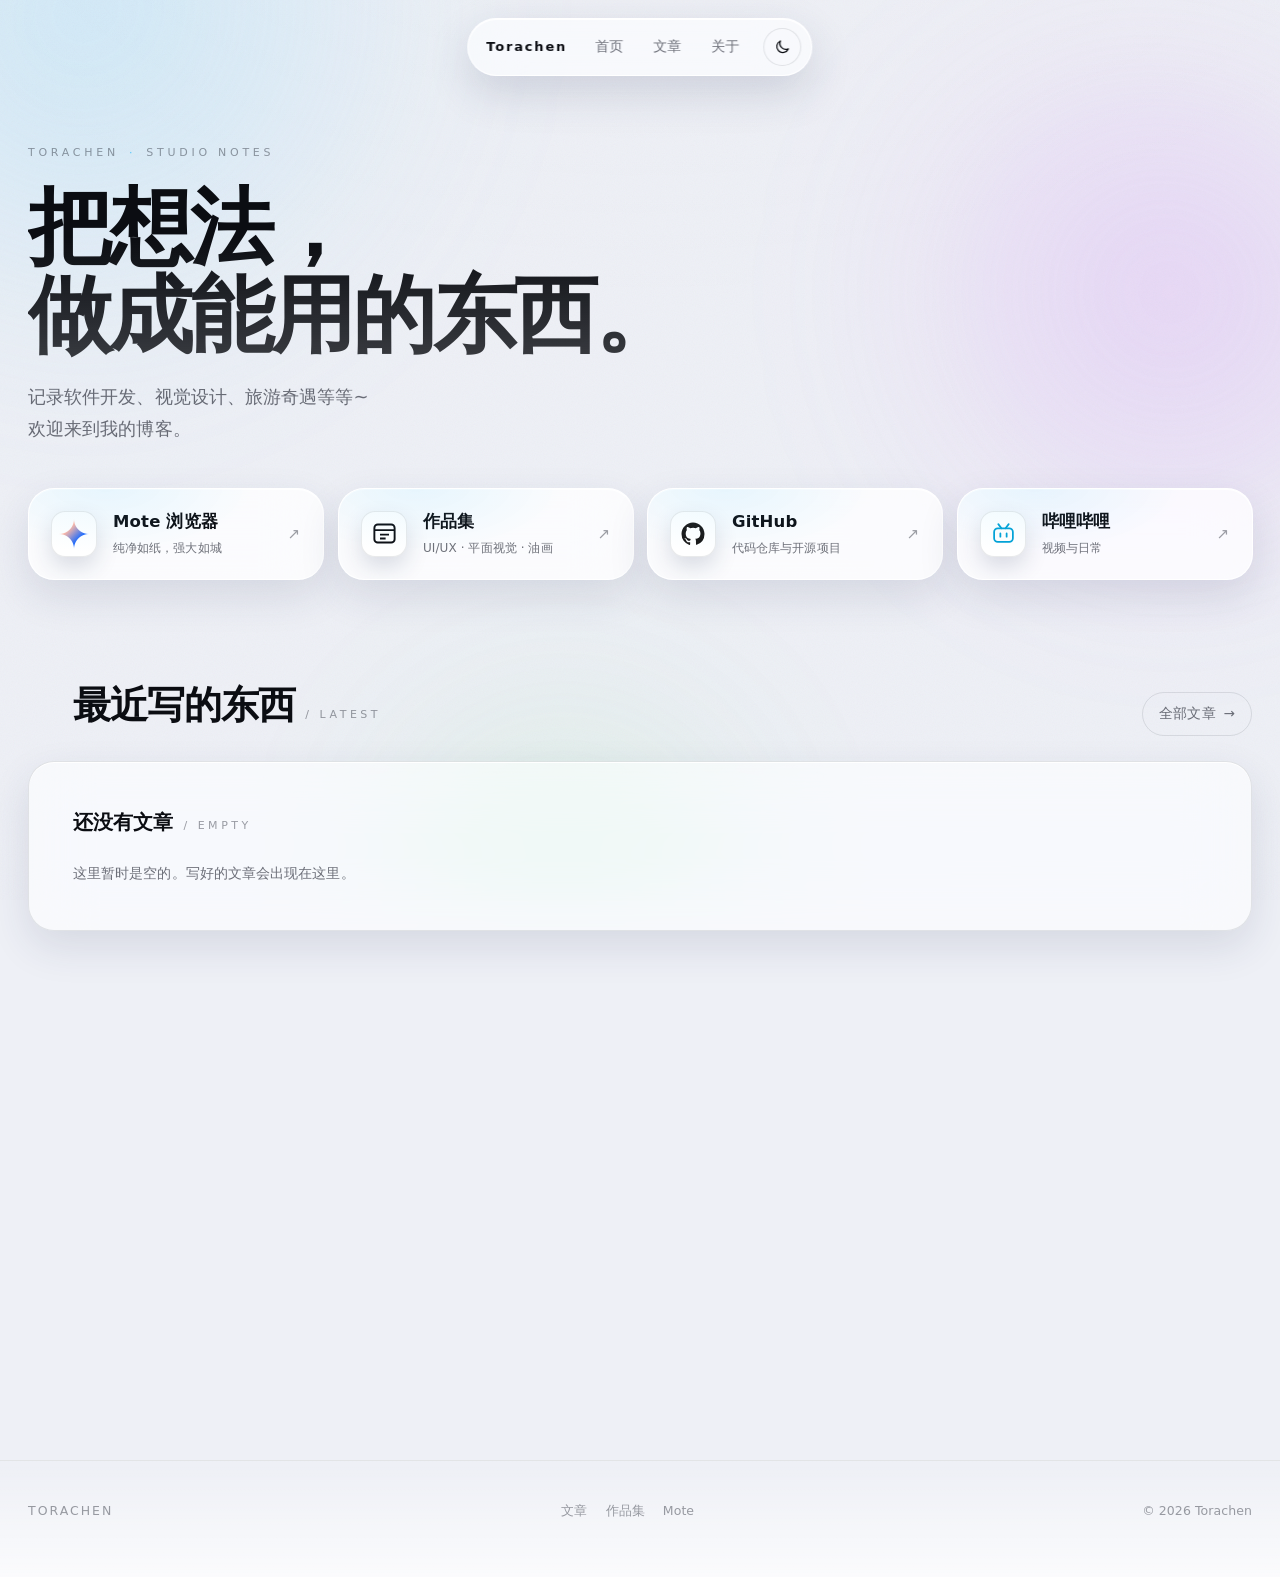
<file: index.html>
<!DOCTYPE html>
<html lang="zh-CN">
<head>
<meta charset="utf-8">
<meta name="build" content="20261121192007">
<meta name="viewport" content="width=device-width,initial-scale=1,viewport-fit=cover">
<title>Torachen</title>
<meta name="description" content="浏览器、界面与手绘。记录产品设计、工程实践与反复打磨的细节。">
<meta name="theme-color" content="#07080b">
<meta property="og:title" content="Torachen">
<meta property="og:description" content="浏览器、界面与手绘。记录产品设计、工程实践与反复打磨的细节。">
<meta property="og:type" content="website">
<link rel="icon" href="/assets/favicon.svg" type="image/svg+xml">
<link rel="stylesheet" href="/assets/site.css?v=20261121192007">
<link rel="stylesheet" href="/assets/pygments.css?v=20261121192007">
<script>try{var t=localStorage.getItem('theme');if(!t){t=(window.matchMedia&&matchMedia('(prefers-color-scheme: light)').matches)?'light':'dark';}document.documentElement.dataset.theme=t;}catch(e){document.documentElement.dataset.theme='dark';}</script>

</head>
<body class="">
<div class="site-bg" aria-hidden="true">
  <span class="blob b1"></span><span class="blob b2"></span><span class="blob b3"></span>
  <span class="grain"></span>
</div>
<header class="island" id="island">
  <a class="brand" href="/" aria-label="返回首页"><b>Torachen</b></a>
  <nav class="links" aria-label="主导航">
    <a href="/">首页</a>
    <a href="/blog/">文章</a>
    <a href="/#about">关于</a>
  </nav>
  <button class="theme" id="themeToggle" type="button" aria-label="切换深浅色">
    <svg viewBox="0 0 24 24" width="18" height="18" aria-hidden="true"><path class="sun" d="M12 4V2m0 20v-2m8-8h2M2 12h2m13.66-5.66 1.42-1.42M4.92 19.08l1.42-1.42m0-11.32L4.92 4.92m14.16 14.16-1.42-1.42" stroke="currentColor" stroke-width="1.7" stroke-linecap="round"/><circle class="sun" cx="12" cy="12" r="4" stroke="currentColor" stroke-width="1.7" fill="none"/><path class="moon" d="M20 14.5A8 8 0 0 1 9.5 4a8 8 0 1 0 10.5 10.5Z" stroke="currentColor" stroke-width="1.7" fill="none" stroke-linejoin="round"/></svg>
  </button>
</header>

<main>
  <section class="hero">
    <p class="eyebrow reveal">TORACHEN <span>·</span> STUDIO NOTES</p>
    <h1 class="reveal" style="--i:1">把想法，<br>做成能用的东西。</h1>
    <p class="lede reveal" style="--i:2">记录软件开发、视觉设计、旅游奇遇等等~<br>欢迎来到我的博客。</p>
    <div class="actions">
      <a class="action-card reveal" style="--i:3" href="https://toracheng.github.io/Mote" target="_blank" rel="noopener">
        <span class="ac-glow" aria-hidden="true"></span>
        <span class="ac-icon mote"><img src="/assets/mote-icon.png" alt="Mote 图标" width="30" height="30"></span>
        <span class="ac-body"><b>Mote 浏览器</b><i>纯净如纸，强大如城</i></span>
        <span class="ac-arrow">↗</span>
      </a>
      <a class="action-card reveal" style="--i:4" href="/portfolio/">
        <span class="ac-glow" aria-hidden="true"></span>
        <span class="ac-icon portfolio">
          <svg viewBox="0 0 24 24" width="27" height="27" fill="none" stroke="currentColor" stroke-width="1.7"><rect x="3" y="4" width="18" height="16" rx="3"/><path d="M3 9h18M8 13h8M8 16.5h5"/></svg>
        </span>
        <span class="ac-body"><b>作品集</b><i>UI/UX · 平面视觉 · 油画</i></span>
        <span class="ac-arrow">↗</span>
      </a>
      <a class="action-card reveal" style="--i:5" href="https://github.com/TorachenG" target="_blank" rel="noopener">
        <span class="ac-glow" aria-hidden="true"></span>
        <span class="ac-icon github">
          <svg viewBox="0 0 24 24" width="24" height="24" fill="currentColor" aria-hidden="true"><path d="M12 .5C5.73.5.5 5.73.5 12a11.5 11.5 0 0 0 7.86 10.92c.58.1.79-.25.79-.56v-2.17c-3.2.7-3.87-1.54-3.87-1.54-.52-1.33-1.28-1.68-1.28-1.68-1.05-.72.08-.7.08-.7 1.16.08 1.77 1.19 1.77 1.19 1.03 1.76 2.7 1.25 3.36.96.1-.75.4-1.25.73-1.54-2.55-.29-5.24-1.28-5.24-5.7 0-1.26.45-2.29 1.19-3.1-.12-.29-.52-1.46.11-3.05 0 0 .97-.31 3.18 1.18a11 11 0 0 1 5.8 0c2.2-1.49 3.17-1.18 3.17-1.18.63 1.59.23 2.76.11 3.05.74.81 1.19 1.84 1.19 3.1 0 4.43-2.7 5.41-5.26 5.69.41.36.78 1.06.78 2.14v3.17c0 .31.21.67.8.56A11.5 11.5 0 0 0 23.5 12C23.5 5.73 18.27.5 12 .5Z"/></svg>
        </span>
        <span class="ac-body"><b>GitHub</b><i>代码仓库与开源项目</i></span>
        <span class="ac-arrow">↗</span>
      </a>
      <a class="action-card reveal" style="--i:6" href="https://space.bilibili.com/163472233" target="_blank" rel="noopener">
        <span class="ac-glow" aria-hidden="true"></span>
        <span class="ac-icon bilibili">
          <svg viewBox="0 0 24 24" width="25" height="25" fill="none" stroke="currentColor" stroke-width="1.7" stroke-linecap="round" stroke-linejoin="round" aria-hidden="true"><rect x="3" y="7" width="18" height="13" rx="3.5"/><path d="M7 3l3 4M17 3l-3 4"/><path d="M9 12v3M15 12v3"/></svg>
        </span>
        <span class="ac-body"><b>哔哩哔哩</b><i>视频与日常</i></span>
        <span class="ac-arrow">↗</span>
      </a>
    </div>
  </section>

  <section class="section" id="posts">
    <div class="section-head reveal">
      <div><div class="head-line"><h2>最近写的东西</h2><span class="kicker">/ LATEST</span></div></div>
      <a class="more" href="/blog/">全部文章 <span>→</span></a>
    </div>
    <div class="posts">
      <div class="empty-state glass reveal">
  <div class="head-line"><h3>还没有文章</h3><span class="kicker">/ EMPTY</span></div>
  <p>这里暂时是空的。写好的文章会出现在这里。</p>
</div>
    </div>
  </section>

  

  <section class="section about" id="about">
    <div class="about-card reveal">
      <div class="about-text">
        <div class="head-line"><h2>兴趣使然的 Furry 控</h2><span class="kicker">/ ABOUT US</span></div>
        <div class="bio">
          <p>美术学油画系本科毕业，目前是平凡的设计类岗社畜。平时喜欢设计一些小玩意儿，偶尔接单绘画。</p>
          <p>当前坐标湖南省长沙市。爱好外出旅游（尤其是自然风景）、与列表面基、健身锻炼、胡吃海喝、看沙雕爽文短剧...</p>
          <p class="impress">同学对我的第一印象：高冷壮汉 💪<br>与同学相互熟络之后：抽象傻福 🧠</p>
          <p>希望你能喜欢我的作品~</p>
        </div>
      </div>
      <div class="about-avatar">
        <img src="https://q1.qlogo.cn/g?b=qq&amp;nk=2757004736&amp;s=640" alt="QQ 头像"
             width="640" height="640" loading="lazy" referrerpolicy="no-referrer"
             onerror="this.onerror=null;this.src='/assets/avatar-fallback.jpg'">
      </div>
    </div>
  </section>
</main>
<footer class="footer">
  <div class="footer-inner">
    <div class="f-brand">TORACHEN</div>
    <div class="f-links">
      <a href="/blog/">文章</a><a href="/portfolio/">作品集</a><a href="https://toracheng.github.io/Mote" target="_blank" rel="noopener">Mote</a>
    </div>
    <div class="f-copy">© 2026 Torachen</div>
  </div>
</footer>
<script src="/assets/site.js?v=20261121192007" defer></script>
</body>
</html>
</file>
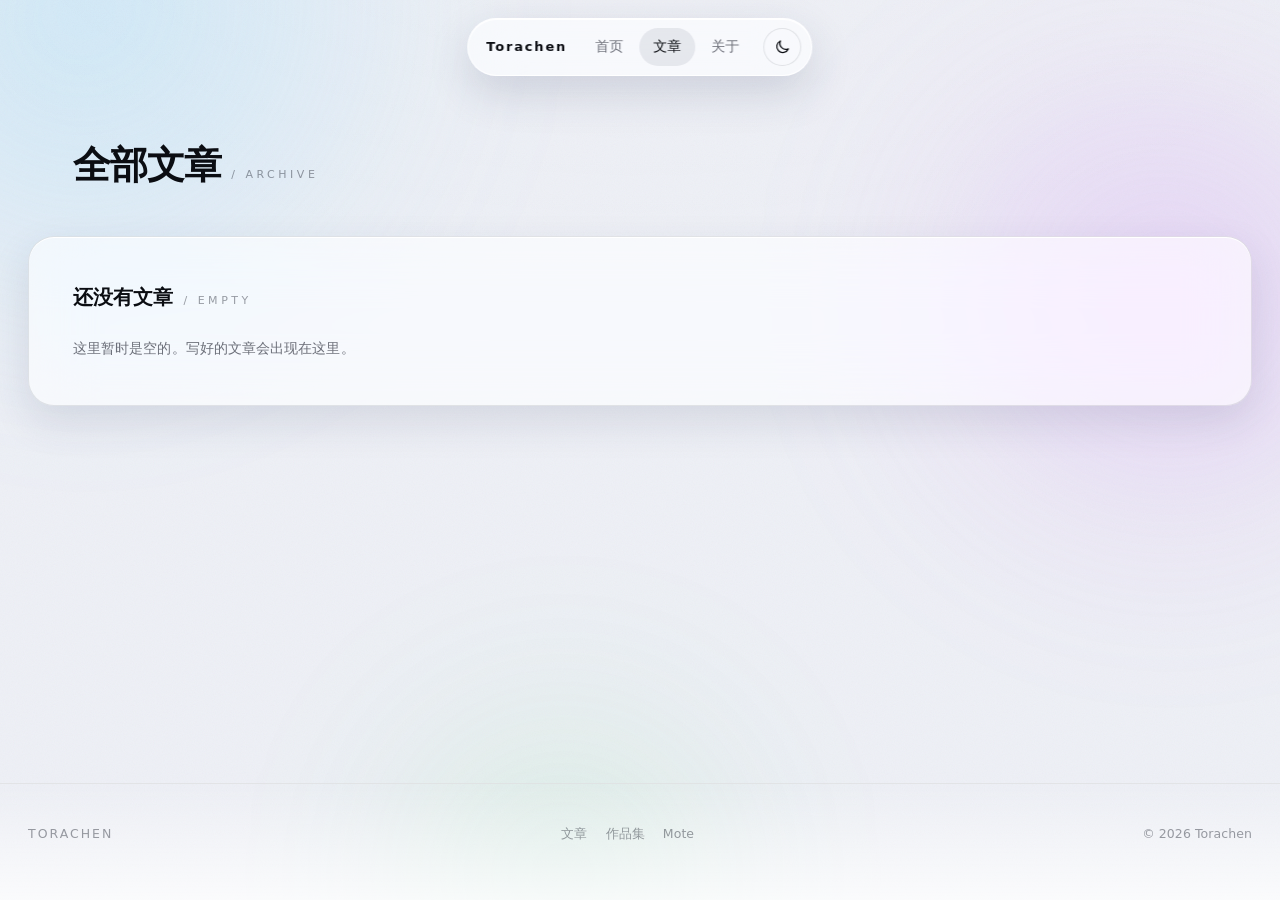
<file: blog/index.html>
<!DOCTYPE html>
<html lang="zh-CN">
<head>
<meta charset="utf-8">
<meta name="build" content="20261121192007">
<meta name="viewport" content="width=device-width,initial-scale=1,viewport-fit=cover">
<title>Torachen · 全部文章</title>
<meta name="description" content="浏览器、界面与手绘。记录产品设计、工程实践与反复打磨的细节。">
<meta name="theme-color" content="#07080b">
<meta property="og:title" content="Torachen · 全部文章">
<meta property="og:description" content="浏览器、界面与手绘。记录产品设计、工程实践与反复打磨的细节。">
<meta property="og:type" content="website">
<link rel="icon" href="/assets/favicon.svg" type="image/svg+xml">
<link rel="stylesheet" href="/assets/site.css?v=20261121192007">
<link rel="stylesheet" href="/assets/pygments.css?v=20261121192007">
<script>try{var t=localStorage.getItem('theme');if(!t){t=(window.matchMedia&&matchMedia('(prefers-color-scheme: light)').matches)?'light':'dark';}document.documentElement.dataset.theme=t;}catch(e){document.documentElement.dataset.theme='dark';}</script>

</head>
<body class="">
<div class="site-bg" aria-hidden="true">
  <span class="blob b1"></span><span class="blob b2"></span><span class="blob b3"></span>
  <span class="grain"></span>
</div>
<header class="island" id="island">
  <a class="brand" href="/" aria-label="返回首页"><b>Torachen</b></a>
  <nav class="links" aria-label="主导航">
    <a href="/">首页</a>
    <a href="/blog/">文章</a>
    <a href="/#about">关于</a>
  </nav>
  <button class="theme" id="themeToggle" type="button" aria-label="切换深浅色">
    <svg viewBox="0 0 24 24" width="18" height="18" aria-hidden="true"><path class="sun" d="M12 4V2m0 20v-2m8-8h2M2 12h2m13.66-5.66 1.42-1.42M4.92 19.08l1.42-1.42m0-11.32L4.92 4.92m14.16 14.16-1.42-1.42" stroke="currentColor" stroke-width="1.7" stroke-linecap="round"/><circle class="sun" cx="12" cy="12" r="4" stroke="currentColor" stroke-width="1.7" fill="none"/><path class="moon" d="M20 14.5A8 8 0 0 1 9.5 4a8 8 0 1 0 10.5 10.5Z" stroke="currentColor" stroke-width="1.7" fill="none" stroke-linejoin="round"/></svg>
  </button>
</header>

<main class="page">
  <section class="list-head">
    <div class="head-line reveal"><h1>全部文章</h1><span class="kicker">/ ARCHIVE</span></div>
    
  </section>
  <div class="posts" id="posts">
    <div class="empty-state glass reveal">
  <div class="head-line"><h3>还没有文章</h3><span class="kicker">/ EMPTY</span></div>
  <p>这里暂时是空的。写好的文章会出现在这里。</p>
</div>
  </div>
  <p class="empty" id="empty" hidden>没有找到匹配的文章，换个关键词试试。</p>
  <div class="list-json" id="json" data-src="/data/posts.json"></div>
</main>
<footer class="footer">
  <div class="footer-inner">
    <div class="f-brand">TORACHEN</div>
    <div class="f-links">
      <a href="/blog/">文章</a><a href="/portfolio/">作品集</a><a href="https://toracheng.github.io/Mote" target="_blank" rel="noopener">Mote</a>
    </div>
    <div class="f-copy">© 2026 Torachen</div>
  </div>
</footer>
<script src="/assets/site.js?v=20261121192007" defer></script>
</body>
</html>
</file>
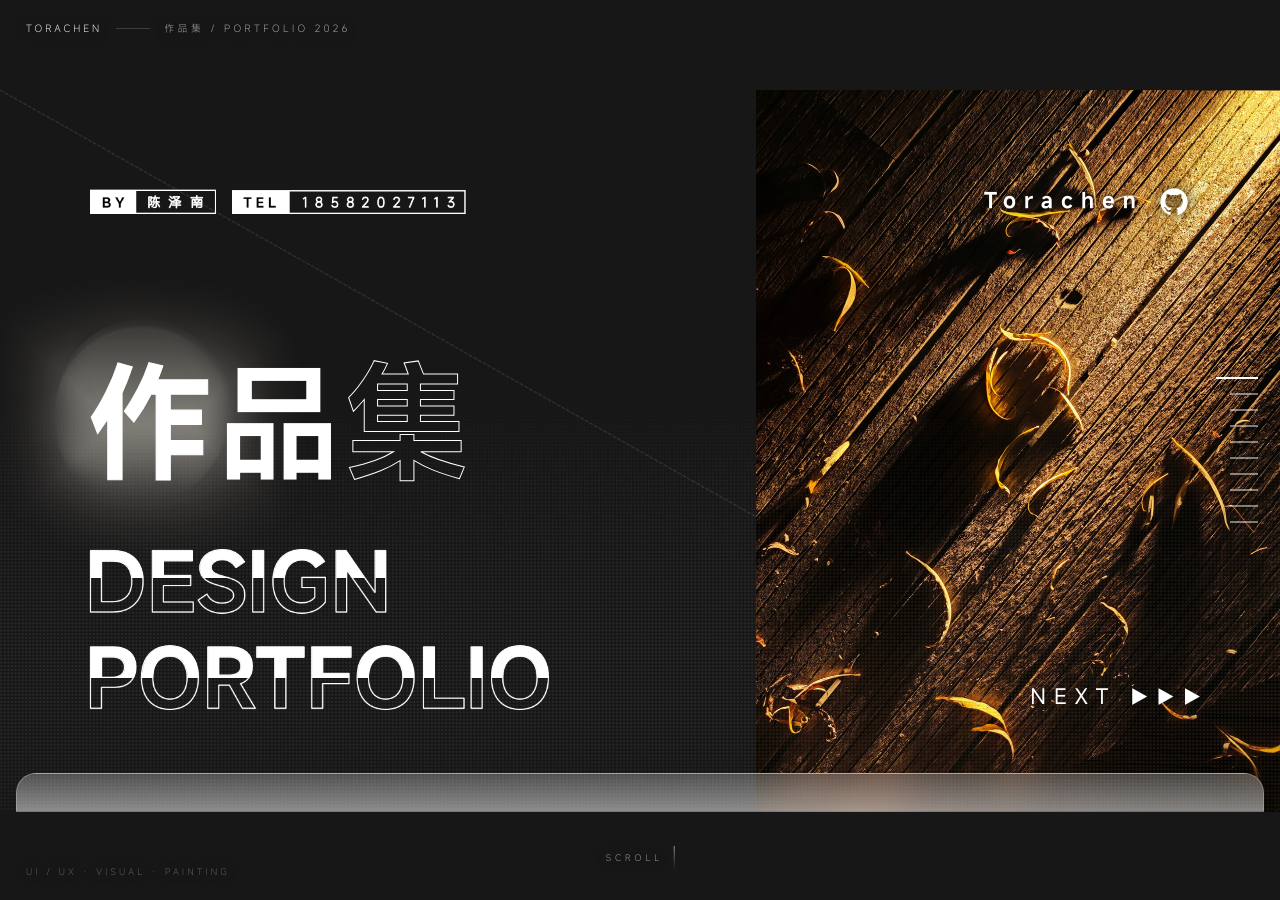
<file: portfolio/index.html>
<!DOCTYPE html>
<html lang="zh-CN">
<head>
<meta charset="utf-8">
<meta name="viewport" content="width=device-width,initial-scale=1,viewport-fit=cover">
<title>作品集 · DESIGN PORTFOLIO</title>
<meta name="description" content="陈泽南的作品集：UI / UX 设计作品、平面视觉设计作品、手绘油画绘画作品。">
<meta name="theme-color" content="#181717">
<meta property="og:title" content="作品集 · DESIGN PORTFOLIO">
<meta property="og:description" content="UI / UX 设计作品、平面视觉设计作品、手绘油画绘画作品。">
<meta property="og:type" content="website">
<link rel="icon" href="data:image/svg+xml,%3Csvg xmlns='http://www.w3.org/2000/svg' viewBox='0 0 64 64'%3E%3Crect width='64' height='64' fill='%23111'/%3E%3Cpath d='M14 44 L32 20 L50 44 Z' fill='none' stroke='%23fff' stroke-width='3'/%3E%3C/svg%3E">
<style>
@font-face{font-family:'MiSans';src:url([data-uri]) format('woff2');font-weight:400;font-style:normal;font-display:block}
@font-face{font-family:'MiSans Light';src:url([data-uri]) format('woff2');font-weight:400;font-style:normal;font-display:block}
@font-face{font-family:'MiSans Thin';src:url([data-uri]) format('woff2');font-weight:400;font-style:normal;font-display:block}
@font-face{font-family:'MiSans Semibold';src:url([data-uri]) format('woff2');font-weight:400;font-style:normal;font-display:block}
@font-face{font-family:'MiSans Bold';src:url([data-uri]) format('woff2');font-weight:400;font-style:normal;font-display:block}
@font-face{font-family:'MiSans Medium';src:url([data-uri]) format('woff2');font-weight:400;font-style:normal;font-display:block}
@font-face{font-family:'SymbolGlyph';src:url([data-uri]) format('woff2');font-weight:400;font-style:normal;font-display:block}

:root{--s:1;--ink:#fff;--dim:rgba(255,255,255,.45);--line:rgba(255,255,255,.16)}
*{margin:0;padding:0;box-sizing:border-box}
html{scrollbar-width:none;-ms-overflow-style:none}
html::-webkit-scrollbar{display:none}
body{background:#181717;color:var(--ink);font-family:'MiSans',system-ui,-apple-system,'Segoe UI',sans-serif;-webkit-font-smoothing:antialiased;text-rendering:geometricPrecision;overflow:hidden;height:100%}
::selection{background:#fff;color:#111}
.deck{position:fixed;inset:0;overflow:hidden}
.slide{position:absolute;inset:0;overflow:hidden;display:flex;align-items:center;justify-content:center;transform:translateY(100%);transition:transform .9s cubic-bezier(.66,.02,.24,1);pointer-events:none;will-change:transform;backface-visibility:hidden}
.slide.active{transform:none;pointer-events:auto;z-index:2}
.slide.prev{transform:translateY(-100%)}
.slide.next{transform:translateY(100%)}
.slide.noanim{transition:none!important}
.stage{position:relative;width:1280px;height:720px;flex:0 0 auto;transform:scale(var(--s));transform-origin:center center;isolation:isolate}
.reveal{position:absolute;inset:0}
.el{position:absolute}
.tx{overflow:visible}
.p{width:100%}
.ln{white-space:pre-wrap;overflow-wrap:normal;word-break:normal;position:relative;top:-0.031em}
.tab{display:inline-block;height:1px}
.pic img{user-select:none;-webkit-user-drag:none}
.tx[data-nav],.tx[data-href]{cursor:pointer}
.tx[data-nav]:hover,.tx[data-href]:hover{opacity:.86}
.tx[data-href] span{border-bottom:1px solid rgba(255,255,255,.35)}
/* ---------- native frosted banner (PART 1 / 2 / 3) ---------- */
.glass{position:absolute;overflow:hidden;pointer-events:none;isolation:isolate;
  background:
    linear-gradient(180deg,rgba(255,255,255,var(--ga,.7)) 0%,rgba(255,255,255,var(--gb,.5)) 100%),
    linear-gradient(102deg,var(--t1,rgba(255,255,255,.1)) 0%,var(--t2,rgba(255,255,255,.04)) 100%);
  -webkit-backdrop-filter:blur(44px) saturate(145%) brightness(1.05);
  backdrop-filter:blur(44px) saturate(145%) brightness(1.05);
  box-shadow:
    inset 0 1px 0 rgba(255,255,255,.95),
    inset 0 -1px 0 rgba(255,255,255,.28),
    inset 0 0 0 1px rgba(255,255,255,.38),
    0 26px 60px rgba(0,0,0,.38);
}
.glass .glow{position:absolute;inset:0;opacity:.32;mix-blend-mode:screen;
  background:radial-gradient(85% 90% at 4% -10%,rgba(255,255,255,.45),rgba(255,255,255,0) 58%)}
.glass .sheen{position:absolute;top:-45%;left:-35%;width:38%;height:190%;opacity:0;mix-blend-mode:screen;
  background:linear-gradient(100deg,rgba(255,255,255,0) 0%,rgba(255,255,255,.75) 50%,rgba(255,255,255,0) 100%);
  transform:skewX(-16deg) translateX(0)}
@keyframes glassIn{0%{opacity:0;transform:translateY(22px) scale(.86)}55%{opacity:1;transform:translateY(-3px) scale(1.03)}78%{transform:translateY(1px) scale(.995)}100%{opacity:1;transform:none}}
@keyframes sheenSweep{0%{opacity:0;transform:skewX(-16deg) translateX(-15%)}12%{opacity:.95}100%{opacity:0;transform:skewX(-16deg) translateX(560%)}}
@keyframes numIn{0%{opacity:0;transform:translateY(16px) scale(.50) rotate(-8deg)}55%{opacity:1;transform:translateY(-2px) scale(1.14) rotate(2deg)}80%{transform:translateY(1px) scale(.985) rotate(-.6deg)}100%{opacity:1;transform:none}}
@keyframes titleIn{0%{opacity:0;transform:translateY(12px) scale(.85)}55%{opacity:1;transform:translateY(-2px) scale(1.045)}80%{transform:translateY(1px) scale(.995)}100%{opacity:1;transform:none}}
@keyframes partIn{0%{opacity:0;transform:translateY(8px) scale(.65)}60%{opacity:1;transform:scale(1.14)}100%{opacity:1;transform:none}}
.slide.play .glass{animation:glassIn .62s cubic-bezier(.25,.8,.3,1) both;transform-origin:50% 50%}
.slide.play .glass .sheen{animation:sheenSweep 1.15s cubic-bezier(.35,0,.2,1) .38s both}
.slide.play .bnum{animation:numIn .66s cubic-bezier(.25,.8,.3,1) .06s both;transform-origin:50% 50%}
.slide.play .btitle .ln{animation:titleIn .68s cubic-bezier(.25,.8,.3,1) .12s both;transform-origin:50% 60%}
.slide.play .bpart{animation:partIn .60s cubic-bezier(.25,.8,.3,1) .20s both;transform-origin:50% 50%}
/* ---------- chrome ---------- */
.ui{position:fixed;inset:0;z-index:20;pointer-events:none;transition:opacity .45s ease;font-family:'MiSans Light',MiSans,sans-serif}
.ui.idle{opacity:0}
.top{position:absolute;left:26px;top:22px;display:flex;align-items:center;gap:14px;font-size:10px;letter-spacing:.34em;color:rgba(255,255,255,.6);text-transform:uppercase;text-shadow:0 1px 10px rgba(0,0,0,.85)}
.top b{font-weight:400;color:rgba(255,255,255,.92);letter-spacing:.3em}
.top a.home{color:inherit;text-decoration:none;display:inline-flex;align-items:center;transition:opacity .25s}
.top a.home:hover{opacity:.62}
.top i{display:block;width:34px;height:1px;background:var(--line)}
.rail{position:absolute;right:22px;top:50%;transform:translateY(-50%);display:flex;flex-direction:column;gap:14px;pointer-events:auto;align-items:flex-end}
.dot{position:relative;width:28px;height:2px;padding:0;border:0;background:rgba(255,255,255,.45);cursor:pointer;transition:background .3s,width .3s;box-shadow:0 1px 6px rgba(0,0,0,.7)}
.dot:hover{background:rgba(255,255,255,.8)}
.dot.on{width:42px;background:#fff}
.dot::after{content:attr(data-n);position:absolute;right:50px;top:50%;transform:translateY(-50%) translateX(6px);font-size:9px;letter-spacing:.2em;color:rgba(255,255,255,.6);opacity:0;visibility:hidden;transition:opacity .25s,transform .25s;white-space:nowrap;text-shadow:0 1px 6px rgba(0,0,0,.8)}
.dot:hover::after{opacity:1;visibility:visible;transform:translateY(-50%)}
.dot:focus-visible{outline:1px solid #fff;outline-offset:4px}
.foot{position:absolute;left:26px;bottom:22px;font-size:9px;letter-spacing:.36em;color:rgba(255,255,255,.3);text-transform:uppercase;text-shadow:0 1px 8px rgba(0,0,0,.8)}
.hint{position:absolute;left:50%;bottom:30px;transform:translateX(-50%);display:flex;align-items:center;gap:10px;font-size:9px;letter-spacing:.44em;color:rgba(255,255,255,.55);text-transform:uppercase;transition:opacity .5s;text-shadow:0 1px 10px rgba(0,0,0,.9)}
.hint i{display:block;width:1px;height:24px;background:linear-gradient(to bottom,rgba(255,255,255,.55),transparent)}
/* ---------- preloader ---------- */
.pre{position:fixed;inset:0;z-index:60;background:#080809;display:flex;flex-direction:column;align-items:center;justify-content:center;gap:26px;transition:opacity .7s ease,visibility .7s}
.pre.done{opacity:0;visibility:hidden}
.pre .mark{font-size:11px;letter-spacing:.5em;color:rgba(255,255,255,.5);text-transform:uppercase}
.pre .t{font-size:40px;letter-spacing:.24em;font-family:'MiSans Light',sans-serif;color:#fff}
.pre .track{width:180px;height:1px;background:rgba(255,255,255,.12);overflow:hidden}
.pre .track i{display:block;height:100%;width:0;background:#fff;transition:width .4s ease}
.pre .pct{font-size:9px;letter-spacing:.4em;color:rgba(255,255,255,.35)}
/* ---------- modes ---------- */
body.still .deck{position:relative;height:100vh}
body.still .slide{display:none;position:relative;height:100vh;opacity:1;transform:none;transition:none;pointer-events:auto}
body.still .slide.active{display:flex}
body.still .ui,body.still .pre,body.still .rotate{display:none!important}
body.still .glass,body.still .bnum,body.still .btitle .ln,body.still .bpart{animation:none!important}
body.still .glass .sheen{opacity:0!important}
body.still .bnum,body.still .btitle .ln,body.still .bpart{opacity:1!important;transform:none!important;clip-path:none!important}
body.textonly .pic,body.textonly .line{display:none}
body.textonly .shape{background:none!important;border:0!important;box-shadow:none!important;clip-path:none!important}
body.textonly .tx span{color:#00ff00!important;background:none!important;-webkit-text-stroke-color:#00ff00!important}
body.textonly .tx{overflow:visible}
@media (prefers-reduced-motion:reduce){
  .slide.play .glass,.slide.play .bnum,.slide.play .btitle .ln,.slide.play .bpart{animation:none!important}
  .glass .sheen{display:none}
  .slide{transition:none}
}
@media (max-width:760px){
  .top{left:16px;top:14px;font-size:8px;gap:8px}
  .rail{right:12px;gap:10px}
  .dot{width:18px}.dot.on{width:28px}
  .foot{left:16px;bottom:14px;font-size:8px}
  .hint{bottom:18px;font-size:8px}
}
@media (orientation:portrait) and (max-width:900px){
  .rotate{display:flex}
}
.rotate{position:fixed;left:0;right:0;bottom:0;z-index:40;display:none;align-items:center;justify-content:center;gap:10px;padding:10px 0 14px;font-size:9px;letter-spacing:.34em;color:rgba(255,255,255,.5);text-transform:uppercase;background:linear-gradient(to top,rgba(0,0,0,.75),transparent);pointer-events:none;transition:opacity .6s}
.rotate.gone{opacity:0}
</style>
</head>
<body class="loading">
<div class="pre" id="pre">
  <div class="mark">Torachen</div>
  <div class="t">作 品 集</div>
  <div class="track"><i id="prebar"></i></div>
  <div class="pct" id="prepct">LOADING 0%</div>
</div>
<main class="deck" id="deck">
<section class="slide" id="s1" data-index="1" aria-label="第 1 页" style="background:#181717"><div class="stage"><div class="reveal"><div class="el pic" style="left:-71.3px;top:151.39px;width:443.67px;height:366.86px;;opacity:0.5;"><img src="assets/p01_000.png" alt="" loading="eager" style="width:100%;height:100%;object-fit:fill;display:block"></div>
<div class="el pic" style="left:755.91px;top:-0px;width:524.09px;height:722.32px;;"><img src="assets/p01_001.jpg" alt="" loading="eager" style="width:100%;height:100%;object-fit:fill;display:block"></div>
<div class="el pic" style="left:755.91px;top:682.68px;width:507.72px;height:39.64px;;clip-path:path('M 0 0 L 487.9 0 C 498.84 0 507.72 8.87 507.72 19.82 C 507.72 26.43 507.72 33.03 507.72 39.64 L 0 39.64 Z');"><img src="assets/p01_002.jpg" alt="" loading="eager" style="width:100%;height:100%;object-fit:fill;display:block"></div>
<div class="el pic" style="left:0px;top:293.33px;width:1280px;height:426.67px;;"><img src="assets/p01_003.png" alt="" loading="eager" style="width:100%;height:100%;object-fit:fill;display:block"></div>
<div class="el pic" style="left:75.47px;top:441.16px;width:500.52px;height:203.54px;;"><img src="assets/p01_004.png" alt="" loading="eager" style="width:100%;height:100%;object-fit:fill;display:block"></div>
<div class="el pic" style="left:37.04px;top:548.3px;width:586.93px;height:39.64px;;"><img src="assets/p01_005.png" alt="" loading="eager" style="width:100%;height:100%;object-fit:fill;display:block"></div>
<div class="el pic" style="left:37.04px;top:421.42px;width:586.93px;height:66.78px;;"><img src="assets/p01_006.png" alt="" loading="eager" style="width:100%;height:100%;object-fit:fill;display:block"></div>
<div class="el shape" style="left:77.38px;top:256.63px;width:404.89px;height:164.79px;"><div class="el tx" style="left:0px;top:0px;width:100%;height:100%;padding:4.8px 9.6px 4.8px 9.6px;display:flex;flex-direction:column;justify-content:flex-start"><div class="p" style="display:flex;justify-content:flex-start;"><div class="ln" style="font-size:128px;line-height:153.6px;text-align:left;min-height:153.6px"><span style="font-family:'MiSans Semibold';font-size:128px;color:#FFFFFF;-webkit-text-stroke:1px #FFFFFF">作</span><span style="font-family:'MiSans Semibold';font-size:128px;color:#FFFFFF">品</span><span style="font-family:'MiSans Semibold';font-size:128px;color:transparent;-webkit-text-stroke:1px #FFFFFF">集</span></div></div></div></div>
<div class="el pic" style="left:231.59px;top:96.8px;width:240.02px;height:32px;;"><img src="assets/p01_007.png" alt="" loading="eager" style="width:100%;height:100%;object-fit:fill;display:block"></div>
<svg class="el line" style="left:755.91px;top:-0px;width:0px;height:720px;overflow:visible;" width="0" height="720" viewBox="0 0 0 720"><line x1="0" y1="0" x2="0" y2="720" stroke-width="1.33" stroke-linecap="butt" stroke="rgba(255,255,255,0.1000)" stroke-dasharray="4 1.33"/></svg>
<svg class="el line" style="left:0px;top:426.67px;width:755.91px;height:0px;overflow:visible;" width="755.91" height="0" viewBox="0 0 755.91 0"><line x1="0" y1="0" x2="755.91" y2="0" stroke-width="1.33" stroke-linecap="butt" stroke="rgba(255,255,255,0.1000)" stroke-dasharray="4 1.33"/></svg>
<div class="el shape" style="left:16.38px;top:682.68px;width:1247.24px;height:39.64px;;background-image:linear-gradient(180.0deg, rgba(255,255,255,0.2500) 0.0%, rgba(255,255,255,0.5000) 100.0%);border:0.6px solid rgba(255,255,255,0.222);border-radius:19.82px 19.82px 0px 0px"></div>
<svg class="el line" style="left:0px;top:-0px;width:755.91px;height:426.67px;overflow:visible;" width="755.91" height="426.67" viewBox="0 0 755.91 426.67"><line x1="0" y1="0" x2="755.91" y2="426.67" stroke-width="1.33" stroke-linecap="butt" stroke="rgba(255,255,255,0.1000)" stroke-dasharray="4 1.33"/></svg>
<div class="el pic" style="left:90.49px;top:96.8px;width:136.33px;height:32px;;"><img src="assets/p01_008.png" alt="" loading="eager" style="width:100%;height:100%;object-fit:fill;display:block"></div>
<div class="el shape" style="left:935.82px;top:592.72px;width:282.09px;height:30.38px;"><div class="el tx" data-nav="next" style="left:1.33px;top:0px;width:100%;height:100%;padding:4.8px 9.6px 4.8px 9.6px;display:flex;flex-direction:column;justify-content:center"><div class="p" style="display:flex;justify-content:flex-end;"><div class="ln" style="font-size:21.33px;line-height:25.6px;text-align:right;min-height:25.6px"><span style="font-family:'MiSans';font-size:21.33px;color:#FFFFFF;letter-spacing:8px">NEXT </span><span style="font-family:'SymbolGlyph';font-size:21.33px;color:#FFFFFF;letter-spacing:8px">▶▶▶</span></div></div></div></div>
<div class="el pic" style="left:1153.37px;top:91.44px;width:41.75px;height:41.75px;;filter:drop-shadow(0px 0px 7.33px #000000);"><img src="assets/p01_009.png" alt="" loading="eager" style="width:100%;height:100%;object-fit:fill;display:block"></div>
<div class="el shape" style="left:939.94px;top:94.54px;width:213.43px;height:35.54px;"><div class="el tx" style="left:0px;top:0px;width:100%;height:100%;text-shadow:0px 0px 7.33px #000000;padding:4.8px 9.6px 4.8px 9.6px;display:flex;flex-direction:column;justify-content:flex-start"><div class="p" style="display:flex;justify-content:flex-end;"><div class="ln" style="font-size:21.33px;line-height:25.6px;text-align:right;min-height:25.6px"><span style="font-family:'MiSans Semibold';font-size:21.33px;color:#FFFFFF;letter-spacing:8px">Torachen</span></div></div></div></div></div></div></section>
<section class="slide" id="s2" data-index="2" aria-label="第 2 页" style="background:#181717"><div class="stage"><div class="reveal"><div class="el pic" style="left:-0px;top:-0.48px;width:1280px;height:426.67px;transform:rotate(180deg);transform-origin:center;;"><img src="assets/p01_003.png" alt="" loading="eager" style="width:100%;height:100%;object-fit:fill;display:block"></div>
<div class="el shape" style="left:16.38px;top:-1.43px;width:1247.24px;height:379.38px;;background-image:linear-gradient(180.0deg, rgba(255,255,255,0.5000) 0.0%, rgba(255,255,255,0.7500) 100.0%);border:0.6px solid rgba(255,255,255,0.222);border-radius:0px 0px 20.04px 20.04px"><div class="el tx" style="left:0px;top:9.33px;width:100%;height:100%;padding:4.8px 9.6px 4.8px 9.6px;display:flex;flex-direction:column;justify-content:center"><div class="p" style="display:flex;justify-content:center;"><div class="ln" style="font-size:24px;line-height:28.8px;text-align:center;min-height:28.8px"></div></div></div></div>
<svg class="el line" style="left:640px;top:377.95px;width:0.8px;height:342.05px;overflow:visible;" width="0.8" height="342.05" viewBox="0 0 0.8 342.05"><defs><linearGradient id="lg34864" gradientUnits="userSpaceOnUse" x1="0" y1="0" x2="0.8" y2="342.05"><stop offset="0%" stop-color="rgba(255,255,255,0.0000)"/><stop offset="100%" stop-color="rgba(255,255,255,0.1000)"/></linearGradient></defs><line x1="0" y1="0" x2="0.8" y2="342.05" stroke-width="1.33" stroke-linecap="butt" stroke="url(#lg34864)" stroke-dasharray="4 1.33"/></svg>
<svg class="el line" style="left:0px;top:377.95px;width:512.48px;height:342.05px;overflow:visible;transform:scale(-1,1);transform-origin:center;" width="512.48" height="342.05" viewBox="0 0 512.48 342.05"><defs><linearGradient id="lg24090" gradientUnits="userSpaceOnUse" x1="512.48" y1="0" x2="0" y2="342.05"><stop offset="0%" stop-color="rgba(255,255,255,0.0100)"/><stop offset="100%" stop-color="rgba(255,255,255,0.1000)"/></linearGradient></defs><line x1="512.48" y1="0" x2="0" y2="342.05" stroke-width="1.33" stroke-linecap="butt" stroke="url(#lg24090)" stroke-dasharray="4 1.33"/></svg>
<svg class="el line" style="left:768.32px;top:377.95px;width:511.68px;height:342.05px;overflow:visible;" width="511.68" height="342.05" viewBox="0 0 511.68 342.05"><defs><linearGradient id="lg29389" gradientUnits="userSpaceOnUse" x1="0" y1="0" x2="511.68" y2="342.05"><stop offset="0%" stop-color="rgba(255,255,255,0.0100)"/><stop offset="100%" stop-color="rgba(255,255,255,0.1000)"/></linearGradient></defs><line x1="0" y1="0" x2="511.68" y2="342.05" stroke-width="1.33" stroke-linecap="butt" stroke="url(#lg29389)" stroke-dasharray="4 1.33"/></svg>
<div class="el shape" style="left:499.16px;top:31px;width:280.08px;height:48.47px;"><div class="el tx" style="left:0px;top:0px;width:100%;height:100%;padding:4.8px 9.6px 4.8px 9.6px;display:flex;flex-direction:column;justify-content:flex-start"><div class="p" style="display:flex;justify-content:center;"><div class="ln" style="font-size:32px;line-height:38.4px;text-align:center;min-height:38.4px"><span style="font-family:'MiSans Semibold';font-size:32px;color:#000000;-webkit-text-stroke:1px #000000">目</span><span class="tab" style="width:64px"></span><span style="font-family:'MiSans Semibold';font-size:32px;color:transparent;-webkit-text-stroke:0.44px #000000">录</span></div></div></div></div>
<div class="el shape" style="left:226.77px;top:82.67px;width:413.23px;height:232.24px;"><div class="el tx" style="left:0px;top:9.33px;width:100%;height:100%;padding:4.8px 9.6px 4.8px 9.6px;display:flex;flex-direction:column;justify-content:flex-start"><div class="p" style="display:flex;justify-content:flex-start;"><div class="ln" style="font-size:32px;line-height:76.8px;text-align:left;min-height:76.8px"><span style="font-family:'MiSans Semibold';font-size:32px;background-image:linear-gradient(180.0deg, rgba(0,0,0,0.0000) 0.0%, rgba(0,0,0,0.5000) 100.0%);-webkit-background-clip:text;background-clip:text;color:transparent;letter-spacing:8px;-webkit-text-stroke:0.44px #000000">PART</span><span style="font-family:'MiSans Semibold';font-size:32px;color:#000000;letter-spacing:8px;-webkit-text-stroke:0.44px #000000"> 1</span></div></div><div class="p" style="display:flex;justify-content:flex-start;"><div class="ln" style="font-size:32px;line-height:76.8px;text-align:left;min-height:76.8px"><span style="font-family:'MiSans Semibold';font-size:32px;background-image:linear-gradient(180.0deg, rgba(0,0,0,0.0000) 0.0%, rgba(0,0,0,0.5000) 100.0%);-webkit-background-clip:text;background-clip:text;color:transparent;letter-spacing:8px;-webkit-text-stroke:0.44px #000000">PART</span><span style="font-family:'MiSans Semibold';font-size:32px;color:#000000;letter-spacing:8px;-webkit-text-stroke:0.44px #000000"> 2</span></div></div><div class="p" style="display:flex;justify-content:flex-start;"><div class="ln" style="font-size:32px;line-height:76.8px;text-align:left;min-height:76.8px"><span style="font-family:'MiSans Semibold';font-size:32px;background-image:linear-gradient(180.0deg, rgba(0,0,0,0.0000) 0.0%, rgba(0,0,0,0.5000) 100.0%);-webkit-background-clip:text;background-clip:text;color:transparent;letter-spacing:8px;-webkit-text-stroke:0.44px #000000">PART </span><span style="font-family:'MiSans Semibold';font-size:32px;color:#000000;letter-spacing:8px;-webkit-text-stroke:0.44px #000000">3</span></div></div></div></div>
<div class="el shape" style="left:640px;top:82.55px;width:414.93px;height:232.36px;"><div class="el tx" style="left:0px;top:9.33px;width:100%;height:100%;padding:4.8px 9.6px 4.8px 9.6px;display:flex;flex-direction:column;justify-content:flex-start"><div class="p" style="display:flex;justify-content:flex-end;"><div class="ln" style="font-size:32px;line-height:76.8px;text-align:right;min-height:76.8px"><span style="font-family:'MiSans Semibold';font-size:32px;background-image:linear-gradient(180.0deg, rgba(0,0,0,0.0000) 0.0%, rgba(0,0,0,0.5000) 100.0%);-webkit-background-clip:text;background-clip:text;color:transparent;-webkit-text-stroke:0.44px #000000">UI / UX </span><span style="font-family:'MiSans Semibold';font-size:32px;color:#000000;-webkit-text-stroke:0.44px #000000">设计作品</span></div></div><div class="p" style="display:flex;justify-content:flex-end;"><div class="ln" style="font-size:32px;line-height:76.8px;text-align:right;min-height:76.8px"><span style="font-family:'MiSans Semibold';font-size:32px;background-image:linear-gradient(180.0deg, rgba(0,0,0,0.0000) 0.0%, rgba(0,0,0,0.5000) 100.0%);-webkit-background-clip:text;background-clip:text;color:transparent;-webkit-text-stroke:0.44px #000000">平面视觉</span><span style="font-family:'MiSans Semibold';font-size:32px;color:#000000;-webkit-text-stroke:0.44px #000000">设计作品</span></div></div><div class="p" style="display:flex;justify-content:flex-end;"><div class="ln" style="font-size:32px;line-height:76.8px;text-align:right;min-height:76.8px"><span style="font-family:'MiSans Semibold';font-size:32px;background-image:linear-gradient(180.0deg, rgba(0,0,0,0.0000) 0.0%, rgba(0,0,0,0.5000) 100.0%);-webkit-background-clip:text;background-clip:text;color:transparent;-webkit-text-stroke:0.44px #000000">手绘油画</span><span style="font-family:'MiSans Semibold';font-size:32px;color:#000000;-webkit-text-stroke:0.44px #000000">绘画作品</span></div></div></div></div>
<svg class="el line" style="left:0.8px;top:680.07px;width:1280px;height:0.69px;overflow:visible;" width="1280" height="0.69" viewBox="0 0 1280 0.69"><line x1="0" y1="0" x2="1280" y2="0.69" stroke-width="1.33" stroke-linecap="butt" stroke="rgba(255,255,255,0.0500)" stroke-dasharray="4 1.33"/></svg>
<svg class="el line" style="left:-1.1px;top:418.35px;width:1280px;height:0.69px;overflow:visible;" width="1280" height="0.69" viewBox="0 0 1280 0.69"><line x1="0" y1="0" x2="1280" y2="0.69" stroke-width="1.33" stroke-linecap="butt" stroke="rgba(255,255,255,0.0500)" stroke-dasharray="4 1.33"/></svg>
<div class="el shape" style="left:300.77px;top:66.54px;width:680.07px;height:25.85px;"><div class="el tx" style="left:0px;top:0px;width:100%;height:100%;padding:4.8px 9.6px 4.8px 9.6px;display:flex;flex-direction:column;justify-content:flex-start"><div class="p" style="display:flex;justify-content:center;"><div class="ln" style="font-size:13.33px;line-height:16px;text-align:center;min-height:16px"><span style="font-family:'MiSans';font-size:13.33px;background-image:linear-gradient(90.0deg, rgba(0,0,0,0.2000) 0.0%, rgba(0,0,0,0.6000) 50.0%, rgba(0,0,0,0.2000) 100.0%);-webkit-background-clip:text;background-clip:text;color:transparent">C    O    N    T    E    N    T</span></div></div></div></div>
<div class="el pic" style="left:580.92px;top:593.51px;width:15.2px;height:15.12px;;"><img src="assets/p02_011.png" alt="" loading="eager" style="width:100%;height:100%;object-fit:fill;display:block"></div>
<div class="el pic" style="left:552.13px;top:585.95px;width:22.68px;height:22.68px;;"><img src="assets/p02_012.png" alt="" loading="eager" style="width:100%;height:100%;object-fit:fill;display:block"></div>
<div class="el shape" style="left:535.12px;top:581.75px;width:27.59px;height:27.59px;;background:#D97757;border-radius:6.72px"></div>
<div class="el pic" style="left:538.9px;top:585.15px;width:20.79px;height:20.79px;;"><img src="assets/p02_013.svg" alt="" loading="eager" style="width:100%;height:100%;object-fit:fill;display:block"></div>
<div class="el shape" style="left:83.15px;top:480.69px;width:308.01px;height:25.85px;"><div class="el tx" style="left:0px;top:0px;width:100%;height:100%;padding:4.8px 9.6px 4.8px 9.6px;display:flex;flex-direction:column;justify-content:flex-start"><div class="p" style="display:flex;justify-content:flex-start;"><div class="ln" style="font-size:13.33px;line-height:16px;text-align:left;min-height:16px"><span style="font-family:'MiSans Light';font-size:13.33px;color:#808080;letter-spacing:8px">设 计 </span><span style="font-family:'MiSans Light';font-size:13.33px;color:#808080;letter-spacing:8px">/ </span><span style="font-family:'MiSans Light';font-size:13.33px;color:#808080;letter-spacing:8px">办 公</span></div></div></div></div>
<div class="el pic" style="left:83.15px;top:518.48px;width:37.8px;height:37.8px;;"><img src="assets/p02_014.png" alt="" loading="eager" style="width:100%;height:100%;object-fit:fill;display:block"></div>
<div class="el pic" style="left:139.84px;top:518.48px;width:37.8px;height:37.8px;;"><img src="assets/p02_015.png" alt="" loading="eager" style="width:100%;height:100%;object-fit:fill;display:block"></div>
<div class="el pic" style="left:196.54px;top:518.48px;width:37.8px;height:37.8px;;"><img src="assets/p02_016.png" alt="" loading="eager" style="width:100%;height:100%;object-fit:fill;display:block"></div>
<div class="el pic" style="left:253.23px;top:518.48px;width:37.8px;height:37.8px;;"><img src="assets/p02_017.png" alt="" loading="eager" style="width:100%;height:100%;object-fit:fill;display:block"></div>
<div class="el pic" style="left:83.15px;top:575.17px;width:35.91px;height:35.91px;;"><img src="assets/p02_018.png" alt="" loading="eager" style="width:100%;height:100%;object-fit:fill;display:block"></div>
<div class="el shape" style="left:143px;top:578.27px;width:30.99px;height:30.99px;;background:#FFFFFF;border-radius:7.55px"></div>
<div class="el pic" style="left:146.02px;top:580.66px;width:24.94px;height:24.94px;;"><img src="assets/p02_019.svg" alt="" loading="eager" style="width:100%;height:100%;object-fit:fill;display:block"></div>
<div class="el pic" style="left:202.7px;top:578.27px;width:27.46px;height:30.99px;;"><img src="assets/p02_020.svg" alt="" loading="eager" style="width:100%;height:100%;object-fit:fill;display:block"></div>
<div class="el shape" style="left:512.48px;top:484.02px;width:340.54px;height:25.85px;"><div class="el tx" style="left:0px;top:0px;width:100%;height:100%;padding:4.8px 9.6px 4.8px 9.6px;display:flex;flex-direction:column;justify-content:flex-start"><div class="p" style="display:flex;justify-content:flex-start;"><div class="ln" style="font-size:13.33px;line-height:16px;text-align:left;min-height:16px"><span style="font-family:'MiSans Light';font-size:13.33px;color:#808080;letter-spacing:8px">其 它 软 件</span></div></div></div></div>
<div class="el pic" style="left:234.49px;top:576.43px;width:11.57px;height:34.65px;;"><img src="assets/p02_021.png" alt="" loading="eager" style="width:100%;height:100%;object-fit:fill;display:block"></div>
<div class="el pic" style="left:307.4px;top:518.48px;width:37.8px;height:37.8px;;"><img src="assets/p02_022.png" alt="" loading="eager" style="width:100%;height:100%;object-fit:fill;display:block"></div>
<div class="el shape" style="left:365.32px;top:521.88px;width:30.99px;height:30.99px;;background:#FFFFFF;border-radius:7.55px"></div>
<div class="el pic" style="left:365.7px;top:522.36px;width:30.24px;height:30.24px;;"><img src="assets/p02_023.png" alt="" loading="eager" style="width:100%;height:100%;object-fit:fill;display:block"></div>
<div class="el shape" style="left:516.78px;top:521.61px;width:30.99px;height:30.99px;;background:#000000;border-radius:7.55px"></div>
<div class="el pic" style="left:519.8px;top:524.79px;width:24.94px;height:24.94px;;"><img src="assets/p02_024.png" alt="" loading="eager" style="width:100%;height:100%;object-fit:fill;display:block"></div>
<div class="el shape" style="left:574.28px;top:521.92px;width:30.99px;height:30.99px;;background-image:linear-gradient(180.0deg, #262626 0.0%, #000000 100.0%);border-radius:7.55px"></div>
<div class="el pic" style="left:576.05px;top:524.94px;width:24.94px;height:24.94px;;"><img src="assets/p02_025.png" alt="" loading="eager" style="width:100%;height:100%;object-fit:fill;display:block"></div>
<div class="el shape" style="left:688.09px;top:521.61px;width:30.99px;height:30.99px;;background-image:linear-gradient(180.0deg, #FFFFFF 0.0%, #F2F2F2 100.0%);border-radius:7.55px"></div>
<div class="el shape" style="left:631.19px;top:522.52px;width:30.99px;height:30.99px;;background:#FFFFFF;border-radius:7.55px"></div>
<div class="el pic" style="left:633.45px;top:524.79px;width:26.46px;height:26.46px;;"><img src="assets/p02_026.png" alt="" loading="eager" style="width:100%;height:100%;object-fit:fill;display:block"></div>
<div class="el shape" style="left:818.48px;top:510.81px;width:373.3px;height:100.27px;"><div class="el tx" style="left:0px;top:1.33px;width:100%;height:100%;padding:4.8px 9.6px 4.8px 9.6px;display:flex;flex-direction:column;justify-content:flex-start"><div class="p" style="display:flex;justify-content:flex-end;"><div class="ln" style="font-size:13.33px;line-height:24px;text-align:right;min-height:24px"><span style="font-family:'MiSans Light';font-size:13.33px;color:#808080">Ps    Pr    Ai    Ae    Figma    Sai 2</span></div></div><div class="p" style="display:flex;justify-content:flex-end;"><div class="ln" style="font-size:13.33px;line-height:24px;text-align:right;min-height:24px"><span style="font-family:'MiSans Light';font-size:13.33px;color:#808080">Acrobat    WPS    Office    UE5</span><span style="font-family:'MiSans Light';font-size:13.33px;color:#808080"> </span><span style="font-family:'MiSans Light';font-size:13.33px;color:#808080">   Unity    Godot</span></div></div><div class="p" style="display:flex;justify-content:flex-end;"><div class="ln" style="font-size:13.33px;line-height:24px;text-align:right;min-height:24px"><span style="font-family:'MiSans Light';font-size:13.33px;color:#808080">DeepSeek Harness    WorkBuddy    ChatGPT </span><span style="font-family:'MiSans Light';font-size:13.33px;color:#808080">等 </span><span style="font-family:'MiSans Light';font-size:13.33px;color:#808080">AI</span></div></div><div class="p" style="display:flex;justify-content:flex-end;"><div class="ln" style="font-size:13.33px;line-height:24px;text-align:right;min-height:24px"><span style="font-family:'MiSans Light';font-size:13.33px;color:#808080">Android Studio</span><span style="font-family:'MiSans Light';font-size:13.33px;color:#808080">    </span><span style="font-family:'MiSans Light';font-size:13.33px;color:#808080">Visual Studio Code    Midjourney </span><span style="font-family:'MiSans Light';font-size:13.33px;color:#808080">等软件</span></div></div></div></div>
<div class="el shape" style="left:853.01px;top:483.07px;width:357.25px;height:35.54px;"><div class="el tx" style="left:0px;top:0.67px;width:100%;height:100%;padding:4.8px 9.6px 4.8px 9.6px;display:flex;flex-direction:column;justify-content:flex-start"><div class="p" style="display:flex;justify-content:flex-end;"><div class="ln" style="font-size:21.33px;line-height:25.6px;text-align:right;min-height:25.6px"><span style="font-family:'MiSans Semibold';font-size:21.33px;color:#FFFFFF;letter-spacing:8px">我会哪些软件？</span></div></div></div></div>
<div class="el pic" style="left:691.77px;top:524.79px;width:24.52px;height:24.52px;;opacity:0.9;"><img src="assets/p02_027.png" alt="" loading="eager" style="width:100%;height:100%;object-fit:fill;display:block"></div>
<div class="el pic" style="left:745px;top:521.93px;width:30.24px;height:30.24px;;"><img src="assets/p02_028.svg" alt="" loading="eager" style="width:100%;height:100%;object-fit:fill;display:block"></div>
<div class="el shape" style="left:516.78px;top:577.63px;width:30.99px;height:30.99px;;background-image:linear-gradient(180.0deg, #FFFFFF 0.0%, #F2F2F2 100.0%);border-radius:7.55px"></div>
<div class="el pic" style="left:519.23px;top:580.09px;width:25.51px;height:25.51px;;"><img src="assets/p02_029.svg" alt="" loading="eager" style="width:100%;height:100%;object-fit:fill;display:block"></div>
<div class="el shape" style="left:564.41px;top:357.46px;width:151.18px;height:5.67px;;background:rgba(0,0,0,0.5000);border-radius:2.83px"><div class="el tx" style="left:0px;top:0px;width:100%;height:100%;padding:4.8px 9.6px 4.8px 9.6px;display:flex;flex-direction:column;justify-content:center"><div class="p" style="display:flex;justify-content:center;"><div class="ln" style="font-size:24px;line-height:28.8px;text-align:center;min-height:28.8px"></div></div></div></div></div></div></section>
<section class="slide" id="s3" data-index="3" aria-label="第 3 页" style="background:#181717"><div class="stage"><div class="reveal"><div class="el pic" style="left:471.17px;top:559.47px;width:336.38px;height:151.18px;transform:perspective(1930.64px) rotateX(56.55deg) rotateY(-0deg);transform-origin:center;;border-radius:12.99px;overflow:hidden;"><img src="assets/p03_030.jpg" alt="" loading="lazy" style="width:100%;height:100%;object-fit:fill;display:block"></div><div class="el pic refl" style="left:471.17px;top:743.98px;width:336.38px;height:151.18px;-webkit-mask-image:linear-gradient(to bottom,rgba(0,0,0,0.25) 0%,rgba(0,0,0,0) 50%);mask-image:linear-gradient(to bottom,rgba(0,0,0,0.25) 0%,rgba(0,0,0,0) 50%);filter:blur(0.67px);"><img src="assets/p03_030.jpg" alt="" style="width:100%;height:100%;object-fit:fill;display:block;transform:scaleY(-1);transform-origin:center"></div>
<div class="el shape" style="left:567.98px;top:517.09px;width:47.24px;height:22.68px;;background:rgba(255,255,255,0.9000)"><div class="el tx" style="left:0px;top:0px;width:100%;height:100%;padding:4.8px 9.6px 4.8px 9.6px;display:flex;flex-direction:column;justify-content:flex-start"><div class="p" style="display:flex;justify-content:center;"><div class="ln" style="font-size:21.33px;line-height:25.6px;text-align:center;min-height:25.6px"></div></div></div></div>
<div class="el shape" style="left:0px;top:680.31px;width:1280px;height:29.08px;"><div class="el tx" style="left:0px;top:0px;width:100%;height:100%;padding:4.8px 9.6px 4.8px 9.6px;display:flex;flex-direction:column;justify-content:flex-start"><div class="p" style="display:flex;justify-content:center;"><div class="ln" style="font-size:16px;line-height:19.2px;text-align:center;min-height:19.2px"><span style="font-family:'MiSans Light';font-size:16px;color:#404040">//////////////////////////////////////////////////////////////////////////////////////////////////////////////////////////////////////////////////////////////////////////////////////////////////////////////////</span></div></div></div></div>
<div class="el pic" style="left:-0px;top:-0.48px;width:1280px;height:426.67px;transform:rotate(180deg);transform-origin:center;;"><img src="assets/p01_003.png" alt="" loading="lazy" style="width:100%;height:100%;object-fit:fill;display:block"></div>
<div class="el shape" style="left:592.8px;top:226.77px;width:93.12px;height:35.54px;;background:rgba(255,255,255,0.9000)"><div class="el tx" style="left:0px;top:0px;width:100%;height:100%;padding:4.8px 9.6px 4.8px 9.6px;display:flex;flex-direction:column;justify-content:flex-start"><div class="p" style="display:flex;justify-content:center;"><div class="ln" style="font-size:21.33px;line-height:25.6px;text-align:center;min-height:25.6px"><span style="font-family:'MiSans Bold';font-size:21.33px;color:#000000">APP·1</span></div></div></div></div>
<div class="el pic" style="left:834.31px;top:74.46px;width:195.1px;height:415.75px;;"><img src="assets/p03_032.png" alt="" loading="lazy" style="width:100%;height:100%;object-fit:fill;display:block"></div>
<div class="el pic" style="left:1056.96px;top:287.97px;width:195.1px;height:415.75px;;"><img src="assets/p03_033.png" alt="" loading="lazy" style="width:100%;height:100%;object-fit:fill;display:block"></div>
<div class="el pic" style="left:834.31px;top:515.49px;width:195.1px;height:415.75px;;"><img src="assets/p03_034.png" alt="" loading="lazy" style="width:100%;height:100%;object-fit:fill;display:block"></div>
<div class="el pic" style="left:250.59px;top:178.08px;width:195.1px;height:415.75px;;"><img src="assets/p03_035.png" alt="" loading="lazy" style="width:100%;height:100%;object-fit:fill;display:block"></div>
<div class="el pic" style="left:250.59px;top:-259.41px;width:195.1px;height:415.75px;;"><img src="assets/p03_036.png" alt="" loading="lazy" style="width:100%;height:100%;object-fit:fill;display:block"></div>
<div class="el pic" style="left:1056.96px;top:-151.18px;width:195.1px;height:415.75px;;"><img src="assets/p03_034.png" alt="" loading="lazy" style="width:100%;height:100%;object-fit:fill;display:block"></div>
<div class="el pic" style="left:250.59px;top:615.57px;width:195.1px;height:415.75px;;"><img src="assets/p03_036.png" alt="" loading="lazy" style="width:100%;height:100%;object-fit:fill;display:block"></div>
<div class="el pic" style="left:27.74px;top:19.9px;width:195.1px;height:415.75px;;"><img src="assets/p03_039.png" alt="" loading="lazy" style="width:100%;height:100%;object-fit:fill;display:block"></div>
<div class="el pic" style="left:27.74px;top:451.22px;width:194.58px;height:415.4px;;"><img src="assets/p03_040.png" alt="" loading="lazy" style="width:100%;height:100%;object-fit:fill;display:block"></div>
<div class="el pic" style="left:834.57px;top:-358.88px;width:194.58px;height:415.4px;;"><img src="assets/p03_040.png" alt="" loading="lazy" style="width:100%;height:100%;object-fit:fill;display:block"></div>
<div class="glass" style="left:337.64px;top:38.32px;width:604.72px;height:151.18px;border-radius:15.04px;--ga:0.62;--gb:0.46;--t1:rgba(110,165,255,.16);--t2:rgba(58,78,132,.12)"><i class="glow"></i><i class="sheen"></i></div>
<div class="el bnum pic" style="left:612.19px;top:75.59px;width:55.62px;height:75.59px;;"><img src="assets/p03_043.png" alt="" loading="lazy" style="width:100%;height:100%;object-fit:fill;display:block"></div>
<div class="el bpart shape" style="left:625.16px;top:132.97px;width:55.62px;height:25.85px;"><div class="el tx" style="left:0.67px;top:0.67px;width:100%;height:100%;padding:4.8px 9.6px 4.8px 9.6px;display:flex;flex-direction:column;justify-content:flex-start"><div class="p" style="display:flex;justify-content:flex-start;"><div class="ln" style="font-size:13.33px;line-height:16px;text-align:left;min-height:16px"><span style="font-family:'MiSans Light';font-size:13.33px;background-image:linear-gradient(135.0deg, rgba(0,0,0,0.0000) 0.0%, #000000 100.0%);-webkit-background-clip:text;background-clip:text;color:transparent">PART</span></div></div></div></div>
<div class="el btitle shape" style="left:15.5px;top:92.38px;width:1264.5px;height:42.01px;"><div class="el tx" style="left:0px;top:0.67px;width:100%;height:100%;padding:4.8px 9.6px 4.8px 9.6px;display:flex;flex-direction:column;justify-content:flex-start"><div class="p" style="display:flex;justify-content:center;"><div class="ln" style="font-size:26.67px;line-height:32px;text-align:center;min-height:32px"><span style="font-family:'MiSans Light';font-size:26.67px;color:#000000;letter-spacing:8px">U I / U X</span><span class="tab" style="width:20.96px"></span><span class="tab" style="width:96px"></span><span style="font-family:'MiSans Light';font-size:26.67px;color:#000000;letter-spacing:8px"> </span><span style="font-family:'MiSans Light';font-size:26.67px;color:#000000;letter-spacing:8px">设 计 作 品</span></div></div></div></div>
<div class="el shape" style="left:631.96px;top:517.09px;width:47.24px;height:22.68px;;background:rgba(255,255,255,0.9000)"><div class="el tx" style="left:0px;top:0px;width:100%;height:100%;padding:4.8px 9.6px 4.8px 9.6px;display:flex;flex-direction:column;justify-content:flex-start"><div class="p" style="display:flex;justify-content:center;"><div class="ln" style="font-size:21.33px;line-height:25.6px;text-align:center;min-height:25.6px"></div></div></div></div>
<div class="el shape" style="left:473.44px;top:283.46px;width:333.12px;height:316.76px;"><div class="el tx" style="left:0px;top:0px;width:100%;height:100%;padding:4.8px 9.6px 4.8px 9.6px;display:flex;flex-direction:column;justify-content:flex-start"><div class="p" style="display:flex;justify-content:center;"><div class="ln" style="font-size:21.33px;line-height:25.6px;text-align:center;min-height:25.6px"><span style="font-family:'MiSans Semibold';font-size:21.33px;color:#FFFFFF">MOTE</span></div></div><div class="p" style="display:flex;justify-content:center;"><div class="ln" style="font-size:13.33px;line-height:16px;text-align:center;min-height:16px"><span style="font-family:'MiSans Light';font-size:13.33px;color:#595959">Android Browser  ×  AI Agent APP</span></div></div><div class="p" style="display:flex;justify-content:center;"><div class="ln" style="font-size:16px;line-height:19.2px;text-align:center;min-height:19.2px"></div></div><div class="p" style="display:flex;justify-content:center;"><div class="ln" style="font-size:16px;line-height:19.2px;text-align:center;min-height:19.2px"><span style="font-family:'MiSans Light';font-size:16px;color:#404040">[</span><span style="font-family:'MiSans Light';font-size:16px;color:#FFFFFF">   2   0   2   6   </span><span style="font-family:'MiSans Light';font-size:16px;color:#404040">]</span></div></div><div class="p" style="display:flex;justify-content:center;"><div class="ln" style="font-size:16px;line-height:19.2px;text-align:center;min-height:19.2px"></div></div><div class="p" style="display:flex;justify-content:center;"><div class="ln" style="font-size:16px;line-height:19.2px;text-align:center;min-height:19.2px"></div></div><div class="p" style="display:flex;justify-content:center;"><div class="ln" style="font-size:16px;line-height:19.2px;text-align:center;min-height:19.2px"></div></div><div class="p" style="display:flex;justify-content:center;"><div class="ln" style="font-size:13.33px;line-height:16px;text-align:center;min-height:16px"></div></div><div class="p" style="display:flex;justify-content:center;"><div class="ln" style="font-size:16px;line-height:19.2px;text-align:center;min-height:19.2px"><span style="font-family:'MiSans Light';font-size:16px;color:#F2F2F2">在「简洁」和「功能」之间寻找平衡</span></div></div><div class="p" style="display:flex;justify-content:center;"><div class="ln" style="font-size:16px;line-height:19.2px;text-align:center;min-height:19.2px"></div></div><div class="p" style="display:flex;justify-content:center;"><div class="ln" style="font-size:16px;line-height:19.2px;text-align:center;min-height:19.2px"></div></div><div class="p" style="display:flex;justify-content:center;"><div class="ln" style="font-size:16px;line-height:19.2px;text-align:center;min-height:19.2px"><span style="font-family:'MiSans Light';font-size:16px;color:#F2F2F2">致力打造与系统视觉风格统一</span></div></div><div class="p" style="display:flex;justify-content:center;"><div class="ln" style="font-size:16px;line-height:19.2px;text-align:center;min-height:19.2px"><span style="font-family:'MiSans Light';font-size:16px;color:#F2F2F2">同时</span><span style="font-family:'MiSans Bold';font-size:16px;color:#000000">无广告</span><span style="font-family:'MiSans Light';font-size:16px;color:#F2F2F2">、</span><span style="font-family:'MiSans Bold';font-size:16px;color:#000000">更好用</span><span style="font-family:'MiSans Light';font-size:16px;color:#F2F2F2">的浏览器</span></div></div></div></div></div></div></section>
<section class="slide" id="s4" data-index="4" aria-label="第 4 页" style="background:#181717"><div class="stage"><div class="reveal"><div class="el pic" style="left:0px;top:293.33px;width:1280px;height:426.67px;;"><img src="assets/p04_044.png" alt="" loading="lazy" style="width:100%;height:100%;object-fit:fill;display:block"></div>
<div class="el pic" style="left:1019.84px;top:304.87px;width:141.89px;height:302.36px;transform:perspective(3911.03px) rotateX(-3deg) rotateY(-18.79deg);transform-origin:center;;"><img src="assets/p04_045.png" alt="" loading="lazy" style="width:100%;height:100%;object-fit:fill;display:block"></div><div class="el pic refl" style="left:1019.84px;top:607.75px;width:141.89px;height:302.36px;-webkit-mask-image:linear-gradient(to bottom,rgba(0,0,0,0.2) 0%,rgba(0,0,0,0) 20%);mask-image:linear-gradient(to bottom,rgba(0,0,0,0.2) 0%,rgba(0,0,0,0) 20%);filter:blur(1.33px);"><img src="assets/p04_045.png" alt="" style="width:100%;height:100%;object-fit:fill;display:block;transform:scaleY(-1);transform-origin:center"></div>
<div class="el pic" style="left:122.28px;top:304.87px;width:141.89px;height:302.36px;transform:perspective(1620px) rotateX(-4.7deg) rotateY(28.2deg);transform-origin:center;;"><img src="assets/p04_046.png" alt="" loading="lazy" style="width:100%;height:100%;object-fit:fill;display:block"></div><div class="el pic refl" style="left:122.28px;top:607.75px;width:141.89px;height:302.36px;-webkit-mask-image:linear-gradient(to bottom,rgba(0,0,0,0.2) 0%,rgba(0,0,0,0) 20%);mask-image:linear-gradient(to bottom,rgba(0,0,0,0.2) 0%,rgba(0,0,0,0) 20%);filter:blur(1.33px);"><img src="assets/p04_046.png" alt="" style="width:100%;height:100%;object-fit:fill;display:block;transform:scaleY(-1);transform-origin:center"></div>
<div class="el pic" style="left:896.99px;top:265.49px;width:159.63px;height:340.16px;transform:perspective(3911.03px) rotateX(-3deg) rotateY(-18.79deg);transform-origin:center;;"><img src="assets/p04_047.png" alt="" loading="lazy" style="width:100%;height:100%;object-fit:fill;display:block"></div><div class="el pic refl" style="left:896.99px;top:606.17px;width:159.63px;height:340.16px;-webkit-mask-image:linear-gradient(to bottom,rgba(0,0,0,0.2) 0%,rgba(0,0,0,0) 20%);mask-image:linear-gradient(to bottom,rgba(0,0,0,0.2) 0%,rgba(0,0,0,0) 20%);filter:blur(1.33px);"><img src="assets/p04_047.png" alt="" style="width:100%;height:100%;object-fit:fill;display:block;transform:scaleY(-1);transform-origin:center"></div>
<div class="el shape" style="left:526.33px;top:264.57px;width:227.34px;height:306.89px;"><div class="el tx" style="left:0px;top:0.67px;width:100%;height:100%;padding:4.8px 9.6px 4.8px 9.6px;display:flex;flex-direction:column;justify-content:flex-start"><div class="p" style="display:flex;justify-content:center;"><div class="ln" style="font-size:21.33px;line-height:25.6px;text-align:center;min-height:25.6px"><span style="font-family:'MiSans Semibold';font-size:21.33px;color:#FFFFFF">island</span></div></div><div class="p" style="display:flex;justify-content:center;"><div class="ln" style="font-size:13.33px;line-height:16px;text-align:center;min-height:16px"><span style="font-family:'MiSans Light';font-size:13.33px;color:#595959">Comic &amp; Tool &amp; Browser</span></div></div><div class="p" style="display:flex;justify-content:center;"><div class="ln" style="font-size:16px;line-height:19.2px;text-align:center;min-height:19.2px"></div></div><div class="p" style="display:flex;justify-content:center;"><div class="ln" style="font-size:16px;line-height:19.2px;text-align:center;min-height:19.2px"><span style="font-family:'MiSans Light';font-size:16px;color:#404040">[</span><span style="font-family:'MiSans Light';font-size:16px;color:#FFFFFF">   2   0   2   5   </span><span style="font-family:'MiSans Light';font-size:16px;color:#404040">]</span></div></div><div class="p" style="display:flex;justify-content:center;"><div class="ln" style="font-size:16px;line-height:19.2px;text-align:center;min-height:19.2px"></div></div><div class="p" style="display:flex;justify-content:center;"><div class="ln" style="font-size:16px;line-height:19.2px;text-align:center;min-height:19.2px"></div></div><div class="p" style="display:flex;justify-content:center;"><div class="ln" style="font-size:16px;line-height:19.2px;text-align:center;min-height:19.2px"></div></div><div class="p" style="display:flex;justify-content:center;"><div class="ln" style="font-size:12px;line-height:14.4px;text-align:center;min-height:14.4px"><span style="font-family:'MiSans Light';font-size:12px;color:#404040">灵感源自</span></div></div><div class="p" style="display:flex;justify-content:center;"><div class="ln" style="font-size:16px;line-height:19.2px;text-align:center;min-height:19.2px"><span style="font-family:'MiSans Light';font-size:16px;color:#F2F2F2">Microsoft </span><span style="font-family:'MiSans Light';font-size:16px;color:#F2F2F2">云母效果</span></div></div><div class="p" style="display:flex;justify-content:center;"><div class="ln" style="font-size:16px;line-height:19.2px;text-align:center;min-height:19.2px"></div></div><div class="p" style="display:flex;justify-content:center;"><div class="ln" style="font-size:16px;line-height:19.2px;text-align:center;min-height:19.2px"><span style="font-family:'MiSans Light';font-size:16px;color:#F2F2F2">在简单的平面图形中添加</span></div></div><div class="p" style="display:flex;justify-content:center;"><div class="ln" style="font-size:16px;line-height:19.2px;text-align:center;min-height:19.2px"><span style="font-family:'MiSans Light';font-size:16px;color:#F2F2F2">细腻轻盈的阴影效果</span></div></div><div class="p" style="display:flex;justify-content:center;"><div class="ln" style="font-size:16px;line-height:19.2px;text-align:center;min-height:19.2px"><span style="font-family:'MiSans Light';font-size:16px;color:#F2F2F2">视觉更加丰富自然</span></div></div></div></div>
<div class="el pic" style="left:223.38px;top:265.49px;width:159.63px;height:340.16px;transform:perspective(1620px) rotateX(-4.7deg) rotateY(28.2deg);transform-origin:center;;"><img src="assets/p04_048.png" alt="" loading="lazy" style="width:100%;height:100%;object-fit:fill;display:block"></div><div class="el pic refl" style="left:223.38px;top:606.17px;width:159.63px;height:340.16px;-webkit-mask-image:linear-gradient(to bottom,rgba(0,0,0,0.2) 0%,rgba(0,0,0,0) 20%);mask-image:linear-gradient(to bottom,rgba(0,0,0,0.2) 0%,rgba(0,0,0,0) 20%);filter:blur(1.33px);"><img src="assets/p04_048.png" alt="" style="width:100%;height:100%;object-fit:fill;display:block;transform:scaleY(-1);transform-origin:center"></div>
<div class="el pic" style="left:348.96px;top:227.69px;width:177.37px;height:377.95px;transform:perspective(1620px) rotateX(-4.7deg) rotateY(28.2deg);transform-origin:center;;"><img src="assets/p04_049.png" alt="" loading="lazy" style="width:100%;height:100%;object-fit:fill;display:block"></div><div class="el pic refl" style="left:348.96px;top:606.16px;width:177.37px;height:377.95px;-webkit-mask-image:linear-gradient(to bottom,rgba(0,0,0,0.2) 0%,rgba(0,0,0,0) 20%);mask-image:linear-gradient(to bottom,rgba(0,0,0,0.2) 0%,rgba(0,0,0,0) 20%);filter:blur(1.33px);"><img src="assets/p04_049.png" alt="" style="width:100%;height:100%;object-fit:fill;display:block;transform:scaleY(-1);transform-origin:center"></div>
<div class="el pic" style="left:753.67px;top:227.96px;width:177.37px;height:377.95px;transform:perspective(3911.03px) rotateX(-3deg) rotateY(-18.79deg);transform-origin:center;;"><img src="assets/p04_050.png" alt="" loading="lazy" style="width:100%;height:100%;object-fit:fill;display:block"></div><div class="el pic refl" style="left:753.67px;top:606.43px;width:177.37px;height:377.95px;-webkit-mask-image:linear-gradient(to bottom,rgba(0,0,0,0.2) 0%,rgba(0,0,0,0) 20%);mask-image:linear-gradient(to bottom,rgba(0,0,0,0.2) 0%,rgba(0,0,0,0) 20%);filter:blur(1.33px);"><img src="assets/p04_050.png" alt="" style="width:100%;height:100%;object-fit:fill;display:block;transform:scaleY(-1);transform-origin:center"></div>
<div class="el shape" style="left:-0px;top:31.67px;width:1280px;height:29.08px;"><div class="el tx" style="left:0px;top:0.67px;width:100%;height:100%;padding:4.8px 9.6px 4.8px 9.6px;display:flex;flex-direction:column;justify-content:flex-start"><div class="p" style="display:flex;justify-content:center;"><div class="ln" style="font-size:16px;line-height:19.2px;text-align:center;min-height:19.2px"><span style="font-family:'MiSans Light';font-size:16px;color:#404040">+</span><span class="tab" style="width:86.7px"></span><span style="font-family:'MiSans Light';font-size:16px;color:#404040">+</span><span class="tab" style="width:86.7px"></span><span style="font-family:'MiSans Light';font-size:16px;color:#404040">+</span><span class="tab" style="width:86.7px"></span><span style="font-family:'MiSans Light';font-size:16px;color:#404040">+</span><span class="tab" style="width:86.7px"></span><span style="font-family:'MiSans Light';font-size:16px;color:#404040">+</span><span class="tab" style="width:86.7px"></span><span style="font-family:'MiSans Light';font-size:16px;color:#404040">+</span><span class="tab" style="width:86.7px"></span><span style="font-family:'MiSans Light';font-size:16px;color:#404040">+</span><span class="tab" style="width:86.7px"></span><span style="font-family:'MiSans Light';font-size:16px;color:#404040">+</span><span class="tab" style="width:86.7px"></span><span style="font-family:'MiSans Light';font-size:16px;color:#404040">+</span><span class="tab" style="width:86.7px"></span><span style="font-family:'MiSans Light';font-size:16px;color:#404040">+</span><span class="tab" style="width:86.7px"></span><span style="font-family:'MiSans Light';font-size:16px;color:#404040">+</span><span class="tab" style="width:86.7px"></span><span style="font-family:'MiSans Light';font-size:16px;color:#404040">+</span><span class="tab" style="width:86.7px"></span><span style="font-family:'MiSans Light';font-size:16px;color:#404040">+</span><span class="tab" style="width:86.7px"></span><span style="font-family:'MiSans Light';font-size:16px;color:#404040">+</span></div></div></div></div>
<div class="el shape" style="left:-0px;top:60.76px;width:1280px;height:25.85px;"><div class="el tx" style="left:0px;top:0px;width:100%;height:100%;padding:4.8px 9.6px 4.8px 9.6px;display:flex;flex-direction:column;justify-content:flex-start"><div class="p" style="display:flex;justify-content:center;"><div class="ln" style="font-size:13.33px;line-height:16px;text-align:center;min-height:16px"><span style="font-family:'MiSans Light';font-size:13.33px;color:#262626">+</span><span class="tab" style="width:88.25px"></span><span style="font-family:'MiSans Light';font-size:13.33px;color:#262626">+</span><span class="tab" style="width:88.25px"></span><span style="font-family:'MiSans Light';font-size:13.33px;color:#262626">+</span><span class="tab" style="width:88.25px"></span><span style="font-family:'MiSans Light';font-size:13.33px;color:#262626">+</span><span class="tab" style="width:88.25px"></span><span style="font-family:'MiSans Light';font-size:13.33px;color:#262626">+</span><span class="tab" style="width:88.25px"></span><span style="font-family:'MiSans Light';font-size:13.33px;color:#262626">+</span><span class="tab" style="width:88.25px"></span><span style="font-family:'MiSans Light';font-size:13.33px;color:#262626">+</span><span class="tab" style="width:88.25px"></span><span style="font-family:'MiSans Light';font-size:13.33px;color:#262626">+</span><span class="tab" style="width:88.25px"></span><span style="font-family:'MiSans Light';font-size:13.33px;color:#262626">+</span><span class="tab" style="width:88.25px"></span><span style="font-family:'MiSans Light';font-size:13.33px;color:#262626">+</span><span class="tab" style="width:88.25px"></span><span style="font-family:'MiSans Light';font-size:13.33px;color:#262626">+</span><span class="tab" style="width:88.25px"></span><span style="font-family:'MiSans Light';font-size:13.33px;color:#262626">+</span><span class="tab" style="width:88.25px"></span><span style="font-family:'MiSans Light';font-size:13.33px;color:#262626">+</span><span class="tab" style="width:88.25px"></span><span style="font-family:'MiSans Light';font-size:13.33px;color:#262626">+</span></div></div></div></div>
<div class="el shape" style="left:0px;top:86.98px;width:1280px;height:22.62px;"><div class="el tx" style="left:0px;top:0.67px;width:100%;height:100%;padding:4.8px 9.6px 4.8px 9.6px;display:flex;flex-direction:column;justify-content:flex-start"><div class="p" style="display:flex;justify-content:center;"><div class="ln" style="font-size:10.67px;line-height:12.8px;text-align:center;min-height:12.8px"><span style="font-family:'MiSans Light';font-size:10.67px;color:#1D1D1D">+</span><span class="tab" style="width:89.8px"></span><span style="font-family:'MiSans Light';font-size:10.67px;color:#1D1D1D">+</span><span class="tab" style="width:89.8px"></span><span style="font-family:'MiSans Light';font-size:10.67px;color:#1D1D1D">+</span><span class="tab" style="width:89.8px"></span><span style="font-family:'MiSans Light';font-size:10.67px;color:#1D1D1D">+</span><span class="tab" style="width:89.8px"></span><span style="font-family:'MiSans Light';font-size:10.67px;color:#1D1D1D">+</span><span class="tab" style="width:89.8px"></span><span style="font-family:'MiSans Light';font-size:10.67px;color:#1D1D1D">+</span><span class="tab" style="width:89.8px"></span><span style="font-family:'MiSans Light';font-size:10.67px;color:#1D1D1D">+</span><span class="tab" style="width:89.8px"></span><span style="font-family:'MiSans Light';font-size:10.67px;color:#1D1D1D">+</span><span class="tab" style="width:89.8px"></span><span style="font-family:'MiSans Light';font-size:10.67px;color:#1D1D1D">+</span><span class="tab" style="width:89.8px"></span><span style="font-family:'MiSans Light';font-size:10.67px;color:#1D1D1D">+</span><span class="tab" style="width:89.8px"></span><span style="font-family:'MiSans Light';font-size:10.67px;color:#1D1D1D">+</span><span class="tab" style="width:89.8px"></span><span style="font-family:'MiSans Light';font-size:10.67px;color:#1D1D1D">+</span><span class="tab" style="width:89.8px"></span><span style="font-family:'MiSans Light';font-size:10.67px;color:#1D1D1D">+</span><span class="tab" style="width:89.8px"></span><span style="font-family:'MiSans Light';font-size:10.67px;color:#1D1D1D">+</span></div></div></div></div>
<div class="el shape" style="left:-0px;top:-0.27px;width:1280px;height:32.31px;"><div class="el tx" style="left:0px;top:0px;width:100%;height:100%;padding:4.8px 9.6px 4.8px 9.6px;display:flex;flex-direction:column;justify-content:flex-start"><div class="p" style="display:flex;justify-content:center;"><div class="ln" style="font-size:18.67px;line-height:22.4px;text-align:center;min-height:22.4px"><span style="font-family:'MiSans Light';font-size:18.67px;color:#595959">+</span><span class="tab" style="width:85.15px"></span><span style="font-family:'MiSans Light';font-size:18.67px;color:#595959">+</span><span class="tab" style="width:85.15px"></span><span style="font-family:'MiSans Light';font-size:18.67px;color:#595959">+</span><span class="tab" style="width:85.15px"></span><span style="font-family:'MiSans Light';font-size:18.67px;color:#595959">+</span><span class="tab" style="width:85.15px"></span><span style="font-family:'MiSans Light';font-size:18.67px;color:#595959">+</span><span class="tab" style="width:85.15px"></span><span style="font-family:'MiSans Light';font-size:18.67px;color:#595959">+</span><span class="tab" style="width:85.15px"></span><span style="font-family:'MiSans Light';font-size:18.67px;color:#595959">+</span><span class="tab" style="width:85.15px"></span><span style="font-family:'MiSans Light';font-size:18.67px;color:#595959">+</span><span class="tab" style="width:85.15px"></span><span style="font-family:'MiSans Light';font-size:18.67px;color:#595959">+</span><span class="tab" style="width:85.15px"></span><span style="font-family:'MiSans Light';font-size:18.67px;color:#595959">+</span><span class="tab" style="width:85.15px"></span><span style="font-family:'MiSans Light';font-size:18.67px;color:#595959">+</span><span class="tab" style="width:85.15px"></span><span style="font-family:'MiSans Light';font-size:18.67px;color:#595959">+</span><span class="tab" style="width:85.15px"></span><span style="font-family:'MiSans Light';font-size:18.67px;color:#595959">+</span><span class="tab" style="width:85.15px"></span><span style="font-family:'MiSans Light';font-size:18.67px;color:#595959">+</span></div></div></div></div>
<div class="el shape" style="left:542.2px;top:604.72px;width:191.65px;height:82.01px;"><div class="el tx" data-nav="next" style="left:0px;top:-2.67px;width:100%;height:100%;padding:4.8px 9.6px 4.8px 9.6px;display:flex;flex-direction:column;justify-content:flex-end"><div class="p" style="display:flex;justify-content:center;"><div class="ln" style="font-size:13.33px;line-height:16px;text-align:center;min-height:16px"><span style="font-family:'MiSans Light';font-size:13.33px;background-image:linear-gradient(180.0deg, rgba(255,255,255,0.2500) 0.0%, rgba(255,255,255,0.7500) 100.0%);-webkit-background-clip:text;background-clip:text;color:transparent">NEXT</span></div></div><div class="p" style="display:flex;justify-content:center;"><div class="ln" style="font-size:10.67px;line-height:12.8px;text-align:center;min-height:12.8px"></div></div><div class="p" style="display:flex;justify-content:center;"><div class="ln" style="font-size:16px;line-height:13.33px;text-align:center;min-height:13.33px"><span style="font-family:'SymbolGlyph';font-size:16px;background-image:linear-gradient(180.0deg, rgba(255,255,255,0.0000) 0.0%, rgba(255,255,255,0.5000) 100.0%);-webkit-background-clip:text;background-clip:text;color:transparent">▼</span></div></div><div class="p" style="display:flex;justify-content:center;"><div class="ln" style="font-size:16px;line-height:13.33px;text-align:center;min-height:13.33px"><span style="font-family:'SymbolGlyph';font-size:16px;background-image:linear-gradient(180.0deg, rgba(255,255,255,0.0000) 0.0%, rgba(255,255,255,0.5000) 100.0%);-webkit-background-clip:text;background-clip:text;color:transparent">▼</span></div></div><div class="p" style="display:flex;justify-content:center;"><div class="ln" style="font-size:16px;line-height:13.33px;text-align:center;min-height:13.33px"><span style="font-family:'SymbolGlyph';font-size:16px;background-image:linear-gradient(180.0deg, rgba(255,255,255,0.0000) 0.0%, rgba(255,255,255,0.5000) 100.0%);-webkit-background-clip:text;background-clip:text;color:transparent">▼</span></div></div></div></div>
<div class="el shape" style="left:594.72px;top:113.39px;width:89.76px;height:35.54px;;background:rgba(255,255,255,0.9000)"><div class="el tx" style="left:0px;top:0px;width:100%;height:100%;padding:4.8px 9.6px 4.8px 9.6px;display:flex;flex-direction:column;justify-content:flex-start"><div class="p" style="display:flex;justify-content:center;"><div class="ln" style="font-size:21.33px;line-height:25.6px;text-align:center;min-height:25.6px"><span style="font-family:'MiSans Bold';font-size:21.33px;color:#000000">APP·2</span></div></div></div></div></div></div></section>
<section class="slide" id="s5" data-index="5" aria-label="第 5 页" style="background:#181717"><div class="stage"><div class="reveal"><div class="el pic" style="left:0px;top:-0.49px;width:1280px;height:426.67px;transform:rotate(180deg);transform-origin:center;;"><img src="assets/p01_003.png" alt="" loading="lazy" style="width:100%;height:100%;object-fit:fill;display:block"></div>
<div class="el shape" style="left:400.17px;top:-562.4px;width:1133.86px;height:1133.86px;;border:0.75px solid #404040;border-style:dashed;border-radius:50%"></div>
<div class="el pic" style="left:803.9px;top:414.5px;width:302.36px;height:188.98px;;border-radius:16.24px;overflow:hidden;"><img src="assets/p05_052.jpg" alt="" loading="lazy" style="width:100%;height:100%;object-fit:fill;display:block"></div><div class="el pic refl" style="left:803.9px;top:604px;width:302.36px;height:188.98px;-webkit-mask-image:linear-gradient(to bottom,rgba(0,0,0,0.38) 0%,rgba(0,0,0,0) 28%);mask-image:linear-gradient(to bottom,rgba(0,0,0,0.38) 0%,rgba(0,0,0,0) 28%);filter:blur(1.33px);"><img src="assets/p05_052.jpg" alt="" style="width:100%;height:100%;object-fit:fill;display:block;transform:scaleY(-1);transform-origin:center"></div>
<div class="el shape" style="left:-197.43px;top:360px;width:755.91px;height:755.91px;;border:0.75px solid #404040;border-style:dashed;border-radius:50%"></div>
<div class="el shape" style="left:542.2px;top:604.72px;width:191.65px;height:82.01px;"><div class="el tx" data-nav="next" style="left:0px;top:-2.67px;width:100%;height:100%;padding:4.8px 9.6px 4.8px 9.6px;display:flex;flex-direction:column;justify-content:flex-end"><div class="p" style="display:flex;justify-content:center;"><div class="ln" style="font-size:13.33px;line-height:16px;text-align:center;min-height:16px"><span style="font-family:'MiSans Light';font-size:13.33px;background-image:linear-gradient(180.0deg, rgba(255,255,255,0.2500) 0.0%, rgba(255,255,255,0.7500) 100.0%);-webkit-background-clip:text;background-clip:text;color:transparent">NEXT</span></div></div><div class="p" style="display:flex;justify-content:center;"><div class="ln" style="font-size:10.67px;line-height:12.8px;text-align:center;min-height:12.8px"></div></div><div class="p" style="display:flex;justify-content:center;"><div class="ln" style="font-size:16px;line-height:13.33px;text-align:center;min-height:13.33px"><span style="font-family:'SymbolGlyph';font-size:16px;background-image:linear-gradient(180.0deg, rgba(255,255,255,0.0000) 0.0%, rgba(255,255,255,0.5000) 100.0%);-webkit-background-clip:text;background-clip:text;color:transparent">▼</span></div></div><div class="p" style="display:flex;justify-content:center;"><div class="ln" style="font-size:16px;line-height:13.33px;text-align:center;min-height:13.33px"><span style="font-family:'SymbolGlyph';font-size:16px;background-image:linear-gradient(180.0deg, rgba(255,255,255,0.0000) 0.0%, rgba(255,255,255,0.5000) 100.0%);-webkit-background-clip:text;background-clip:text;color:transparent">▼</span></div></div><div class="p" style="display:flex;justify-content:center;"><div class="ln" style="font-size:16px;line-height:13.33px;text-align:center;min-height:13.33px"><span style="font-family:'SymbolGlyph';font-size:16px;background-image:linear-gradient(180.0deg, rgba(255,255,255,0.0000) 0.0%, rgba(255,255,255,0.5000) 100.0%);-webkit-background-clip:text;background-clip:text;color:transparent">▼</span></div></div></div></div>
<div class="el pic" style="left:389.69px;top:72.49px;width:36.59px;height:36.59px;transform:rotate(305.33deg);transform-origin:center;;"><img src="assets/p05_053.svg" alt="" loading="lazy" style="width:100%;height:100%;object-fit:fill;display:block"></div>
<div class="el shape" style="left:594.72px;top:113.39px;width:89.76px;height:35.54px;;background:rgba(255,255,255,0.9000)"><div class="el tx" style="left:0px;top:0px;width:100%;height:100%;padding:4.8px 9.6px 4.8px 9.6px;display:flex;flex-direction:column;justify-content:flex-start"><div class="p" style="display:flex;justify-content:center;"><div class="ln" style="font-size:21.33px;line-height:25.6px;text-align:center;min-height:25.6px"><span style="font-family:'MiSans Bold';font-size:21.33px;color:#000000">APP·3</span></div></div></div></div>
<div class="el pic" style="left:176.07px;top:414.5px;width:302.36px;height:188.98px;;border-radius:16.24px;overflow:hidden;filter:drop-shadow(0px 0px 33.34px rgba(0,0,0,0.5000));"><img src="assets/p05_054.jpg" alt="" loading="lazy" style="width:100%;height:100%;object-fit:fill;display:block"></div><div class="el pic refl" style="left:176.07px;top:604px;width:302.36px;height:188.98px;-webkit-mask-image:linear-gradient(to bottom,rgba(0,0,0,0.38) 0%,rgba(0,0,0,0) 28%);mask-image:linear-gradient(to bottom,rgba(0,0,0,0.38) 0%,rgba(0,0,0,0) 28%);filter:blur(1.33px);"><img src="assets/p05_054.jpg" alt="" style="width:100%;height:100%;object-fit:fill;display:block;transform:scaleY(-1);transform-origin:center"></div>
<div class="el pic" style="left:450.11px;top:367.26px;width:377.95px;height:236.22px;;border-radius:20.3px;overflow:hidden;filter:drop-shadow(0px 0px 33.34px rgba(0,0,0,0.5000));"><img src="assets/p05_055.jpg" alt="" loading="lazy" style="width:100%;height:100%;object-fit:fill;display:block"></div><div class="el pic refl" style="left:450.11px;top:604px;width:377.95px;height:236.22px;-webkit-mask-image:linear-gradient(to bottom,rgba(0,0,0,0.38) 0%,rgba(0,0,0,0) 28%);mask-image:linear-gradient(to bottom,rgba(0,0,0,0.38) 0%,rgba(0,0,0,0) 28%);filter:blur(1.33px);"><img src="assets/p05_055.jpg" alt="" style="width:100%;height:100%;object-fit:fill;display:block;transform:scaleY(-1);transform-origin:center"></div>
<div class="el pic" style="left:715.67px;top:362.49px;width:113.39px;height:241.61px;;"><img src="assets/p05_056.png" alt="" loading="lazy" style="width:100%;height:100%;object-fit:fill;display:block"></div>
<div class="el shape" style="left:0px;top:170.08px;width:1280px;height:298.94px;"><div class="el tx" style="left:0px;top:0px;width:100%;height:100%;padding:4.8px 9.6px 4.8px 9.6px;display:flex;flex-direction:column;justify-content:flex-start"><div class="p" style="display:flex;justify-content:center;"><div class="ln" style="font-size:21.33px;line-height:25.6px;text-align:center;min-height:25.6px"><span style="font-family:'MiSans Semibold';font-size:21.33px;color:#FFFFFF">动漫群岛</span></div></div><div class="p" style="display:flex;justify-content:center;"><div class="ln" style="font-size:13.33px;line-height:16px;text-align:center;min-height:16px"><span style="font-family:'MiSans Light';font-size:13.33px;color:#595959">Animation Player &amp; ACG APP</span></div></div><div class="p" style="display:flex;justify-content:center;"><div class="ln" style="font-size:13.33px;line-height:16px;text-align:center;min-height:16px"></div></div><div class="p" style="display:flex;justify-content:center;"><div class="ln" style="font-size:16px;line-height:19.2px;text-align:center;min-height:19.2px"><span style="font-family:'MiSans Light';font-size:16px;color:#404040">[</span><span style="font-family:'MiSans Light';font-size:16px;color:#FFFFFF">   2   0   2   4   </span><span style="font-family:'MiSans Light';font-size:16px;color:#404040">]</span></div></div><div class="p" style="display:flex;justify-content:center;"><div class="ln" style="font-size:13.33px;line-height:16px;text-align:center;min-height:16px"></div></div><div class="p" style="display:flex;justify-content:center;"><div class="ln" style="font-size:12px;line-height:14.4px;text-align:center;min-height:14.4px"></div></div><div class="p" style="display:flex;justify-content:center;"><div class="ln" style="font-size:16px;line-height:19.2px;text-align:center;min-height:19.2px"><span style="font-family:'MiSans Light';font-size:16px;color:#F2F2F2">Pad &amp; Phone </span><span style="font-family:'MiSans Light';font-size:16px;color:#F2F2F2">自适应布局</span></div></div><div class="p" style="display:flex;justify-content:center;"><div class="ln" style="font-size:16px;line-height:19.2px;text-align:center;min-height:19.2px"></div></div><div class="p" style="display:flex;justify-content:center;"><div class="ln" style="font-size:16px;line-height:19.2px;text-align:center;min-height:19.2px"><span style="font-family:'MiSans Light';font-size:16px;color:#F2F2F2">漫画线条 </span><span style="font-family:'MiSans Light';font-size:16px;color:#F2F2F2">&amp; </span><span style="font-family:'MiSans Light';font-size:16px;color:#F2F2F2">常规平面 双视觉风格自选，既能强调主题、又可贴合习惯</span></div></div></div></div>
<div class="el pic" style="left:1201.2px;top:494.89px;width:36.59px;height:36.59px;transform:rotate(197.86deg);transform-origin:center;;"><img src="assets/p05_053.svg" alt="" loading="lazy" style="width:100%;height:100%;object-fit:fill;display:block"></div></div></div></section>
<section class="slide" id="s6" data-index="6" aria-label="第 6 页" style="background:#181717"><div class="stage"><div class="reveal"><svg class="el line" style="left:460.42px;top:0px;width:819.58px;height:720px;overflow:visible;transform:scale(-1,1);transform-origin:center;" width="819.58" height="720" viewBox="0 0 819.58 720"><defs><linearGradient id="lg18787" gradientUnits="userSpaceOnUse" x1="819.58" y1="0" x2="0" y2="720"><stop offset="0%" stop-color="rgba(255,255,255,0.0100)"/><stop offset="100%" stop-color="rgba(255,255,255,0.1000)"/></linearGradient></defs><line x1="819.58" y1="0" x2="0" y2="720" stroke-width="1.33" stroke-linecap="butt" stroke="url(#lg18787)" stroke-dasharray="4 1.33"/></svg>
<svg class="el line" style="left:2.12px;top:-36.13px;width:1280px;height:720px;overflow:visible;transform:scale(-1,1);transform-origin:center;" width="1280" height="720" viewBox="0 0 1280 720"><defs><linearGradient id="lg15176" gradientUnits="userSpaceOnUse" x1="1280" y1="0" x2="0" y2="720"><stop offset="0%" stop-color="rgba(255,255,255,0.0100)"/><stop offset="100%" stop-color="rgba(255,255,255,0.1000)"/></linearGradient></defs><line x1="1280" y1="0" x2="0" y2="720" stroke-width="1.33" stroke-linecap="butt" stroke="url(#lg15176)" stroke-dasharray="4 1.33"/></svg>
<svg class="el line" style="left:882.24px;top:0px;width:397.76px;height:720px;overflow:visible;transform:scale(-1,1);transform-origin:center;" width="397.76" height="720" viewBox="0 0 397.76 720"><defs><linearGradient id="lg75089" gradientUnits="userSpaceOnUse" x1="397.76" y1="0" x2="0" y2="720"><stop offset="0%" stop-color="rgba(255,255,255,0.0100)"/><stop offset="100%" stop-color="rgba(255,255,255,0.1000)"/></linearGradient></defs><line x1="397.76" y1="0" x2="0" y2="720" stroke-width="1.33" stroke-linecap="butt" stroke="url(#lg75089)" stroke-dasharray="4 1.33"/></svg>
<svg class="el line" style="left:0px;top:0px;width:1280px;height:434.11px;overflow:visible;transform:scale(-1,1);transform-origin:center;" width="1280" height="434.11" viewBox="0 0 1280 434.11"><defs><linearGradient id="lg84359" gradientUnits="userSpaceOnUse" x1="1280" y1="0" x2="0" y2="434.11"><stop offset="0%" stop-color="rgba(255,255,255,0.0100)"/><stop offset="100%" stop-color="rgba(255,255,255,0.1000)"/></linearGradient></defs><line x1="1280" y1="0" x2="0" y2="434.11" stroke-width="1.33" stroke-linecap="butt" stroke="url(#lg84359)" stroke-dasharray="4 1.33"/></svg>
<svg class="el line" style="left:0px;top:0px;width:1280px;height:179.1px;overflow:visible;transform:scale(-1,1);transform-origin:center;" width="1280" height="179.1" viewBox="0 0 1280 179.1"><defs><linearGradient id="lg22555" gradientUnits="userSpaceOnUse" x1="1280" y1="0" x2="0" y2="179.1"><stop offset="0%" stop-color="rgba(255,255,255,0.0100)"/><stop offset="100%" stop-color="rgba(255,255,255,0.1000)"/></linearGradient></defs><line x1="1280" y1="0" x2="0" y2="179.1" stroke-width="1.33" stroke-linecap="butt" stroke="url(#lg22555)" stroke-dasharray="4 1.33"/></svg>
<div class="glass" style="left:337.64px;top:38.32px;width:604.72px;height:151.18px;border-radius:15.04px;--ga:0.87;--gb:0.71;--t1:rgba(255,255,255,.06);--t2:rgba(203,214,236,.12)"><i class="glow"></i><i class="sheen"></i></div>
<div class="el bnum pic" style="left:595.34px;top:55.88px;width:91.58px;height:123.22px;;"><img src="assets/p06_058.png" alt="" loading="lazy" style="width:100%;height:100%;object-fit:fill;display:block"></div>
<div class="el btitle shape" style="left:0px;top:92.38px;width:1280px;height:42.01px;"><div class="el tx" style="left:0px;top:0.67px;width:100%;height:100%;padding:4.8px 9.6px 4.8px 9.6px;display:flex;flex-direction:column;justify-content:flex-start"><div class="p" style="display:flex;justify-content:center;"><div class="ln" style="font-size:26.67px;line-height:32px;text-align:center;min-height:32px"><span style="font-family:'MiSans Light';font-size:26.67px;color:#000000;letter-spacing:8px">平 面 视 觉</span><span class="tab" style="width:6.45px"></span><span class="tab" style="width:96px"></span><span style="font-family:'MiSans Light';font-size:26.67px;color:#000000;letter-spacing:8px">  </span><span style="font-family:'MiSans Light';font-size:26.67px;color:#000000;letter-spacing:8px">设 计 作 品</span></div></div></div></div>
<div class="el bpart shape" style="left:625.16px;top:132.97px;width:55.62px;height:25.85px;"><div class="el tx" style="left:0.67px;top:0.67px;width:100%;height:100%;padding:4.8px 9.6px 4.8px 9.6px;display:flex;flex-direction:column;justify-content:flex-start"><div class="p" style="display:flex;justify-content:flex-start;"><div class="ln" style="font-size:13.33px;line-height:16px;text-align:left;min-height:16px"><span style="font-family:'MiSans Light';font-size:13.33px;background-image:linear-gradient(135.0deg, rgba(0,0,0,0.0000) 0.0%, #000000 100.0%);-webkit-background-clip:text;background-clip:text;color:transparent">PART</span></div></div></div></div>
<div class="el pic" style="left:15.58px;top:340.42px;width:37.8px;height:37.26px;;opacity:0.1;"><img src="assets/p06_059.png" alt="" loading="lazy" style="width:100%;height:100%;object-fit:fill;display:block"></div>
<div class="el pic" style="left:1225.03px;top:340.42px;width:37.8px;height:37.26px;;opacity:0.1;"><img src="assets/p06_059.png" alt="" loading="lazy" style="width:100%;height:100%;object-fit:fill;display:block"></div>
<div class="el pic" style="left:15.58px;top:661.42px;width:37.8px;height:37.26px;;opacity:0.1;"><img src="assets/p06_059.png" alt="" loading="lazy" style="width:100%;height:100%;object-fit:fill;display:block"></div>
<div class="el pic" style="left:1225.03px;top:661.42px;width:37.8px;height:37.26px;;opacity:0.1;"><img src="assets/p06_059.png" alt="" loading="lazy" style="width:100%;height:100%;object-fit:fill;display:block"></div>
<div class="el shape" style="left:239.56px;top:254.73px;width:1.89px;height:241.89px;transform:rotate(270deg);transform-origin:center;;background:#2F7BF6;box-shadow:0 0 13.33px rgba(47,123,246,0.1000)"></div>
<svg class="el line" style="left:1229.28px;top:0px;width:50.72px;height:720px;overflow:visible;transform:scale(-1,1);transform-origin:center;" width="50.72" height="720" viewBox="0 0 50.72 720"><defs><linearGradient id="lg95122" gradientUnits="userSpaceOnUse" x1="50.72" y1="0" x2="0" y2="720"><stop offset="0%" stop-color="rgba(255,255,255,0.0100)"/><stop offset="100%" stop-color="rgba(255,255,255,0.1000)"/></linearGradient></defs><line x1="50.72" y1="0" x2="0" y2="720" stroke-width="1.33" stroke-linecap="butt" stroke="url(#lg95122)" stroke-dasharray="4 1.33"/></svg>
<div class="el pic" style="left:414.86px;top:340.42px;width:453.54px;height:254.91px;;clip-path:path('M 26.94 0 L 426.61 0 C 441.48 0 453.54 12.06 453.54 26.94 L 453.54 227.97 C 453.54 242.85 441.48 254.91 426.61 254.91 L 26.94 254.91 C 12.06 254.91 0 242.85 0 227.97 L 0 26.94 C 0 12.06 12.06 0 26.94 0 Z');filter:drop-shadow(0px 0px 33.34px rgba(0,0,0,0.2500));"><img src="assets/p06_063.jpg" alt="" loading="lazy" style="width:100%;height:100%;object-fit:fill;display:block"></div>
<div class="el pic" style="left:15.58px;top:14.9px;width:37.8px;height:37.26px;;opacity:0.1;"><img src="assets/p06_059.png" alt="" loading="lazy" style="width:100%;height:100%;object-fit:fill;display:block"></div>
<div class="el pic" style="left:1225.03px;top:14.9px;width:37.8px;height:37.26px;;opacity:0.1;"><img src="assets/p06_059.png" alt="" loading="lazy" style="width:100%;height:100%;object-fit:fill;display:block"></div>
<div class="el shape" style="left:542.2px;top:604.72px;width:191.65px;height:82.01px;"><div class="el tx" data-nav="next" style="left:0px;top:-2.67px;width:100%;height:100%;padding:4.8px 9.6px 4.8px 9.6px;display:flex;flex-direction:column;justify-content:flex-end"><div class="p" style="display:flex;justify-content:center;"><div class="ln" style="font-size:13.33px;line-height:16px;text-align:center;min-height:16px"><span style="font-family:'MiSans Light';font-size:13.33px;background-image:linear-gradient(180.0deg, rgba(255,255,255,0.2500) 0.0%, rgba(255,255,255,0.7500) 100.0%);-webkit-background-clip:text;background-clip:text;color:transparent">NEXT</span></div></div><div class="p" style="display:flex;justify-content:center;"><div class="ln" style="font-size:10.67px;line-height:12.8px;text-align:center;min-height:12.8px"></div></div><div class="p" style="display:flex;justify-content:center;"><div class="ln" style="font-size:16px;line-height:13.33px;text-align:center;min-height:13.33px"><span style="font-family:'SymbolGlyph';font-size:16px;background-image:linear-gradient(180.0deg, rgba(255,255,255,0.0000) 0.0%, rgba(255,255,255,0.5000) 100.0%);-webkit-background-clip:text;background-clip:text;color:transparent">▼</span></div></div><div class="p" style="display:flex;justify-content:center;"><div class="ln" style="font-size:16px;line-height:13.33px;text-align:center;min-height:13.33px"><span style="font-family:'SymbolGlyph';font-size:16px;background-image:linear-gradient(180.0deg, rgba(255,255,255,0.0000) 0.0%, rgba(255,255,255,0.5000) 100.0%);-webkit-background-clip:text;background-clip:text;color:transparent">▼</span></div></div><div class="p" style="display:flex;justify-content:center;"><div class="ln" style="font-size:16px;line-height:13.33px;text-align:center;min-height:13.33px"><span style="font-family:'SymbolGlyph';font-size:16px;background-image:linear-gradient(180.0deg, rgba(255,255,255,0.0000) 0.0%, rgba(255,255,255,0.5000) 100.0%);-webkit-background-clip:text;background-clip:text;color:transparent">▼</span></div></div></div></div>
<div class="el shape" style="left:602.2px;top:207.87px;width:75.59px;height:35.54px;;background:rgba(255,255,255,0.9000)"><div class="el tx" style="left:0px;top:0.67px;width:100%;height:100%;padding:4.8px 9.6px 4.8px 9.6px;display:flex;flex-direction:column;justify-content:flex-start"><div class="p" style="display:flex;justify-content:center;"><div class="ln" style="font-size:21.33px;line-height:25.6px;text-align:center;min-height:25.6px"><span style="font-family:'MiSans Bold';font-size:21.33px;color:#000000">网页</span></div></div></div></div>
<div class="el shape" style="left:434.46px;top:243.91px;width:411.07px;height:107.58px;"><div class="el tx" style="left:0px;top:0.67px;width:100%;height:100%;padding:4.8px 9.6px 4.8px 9.6px;display:flex;flex-direction:column;justify-content:flex-start"><div class="p" style="display:flex;justify-content:center;"><div class="ln" style="font-size:21.33px;line-height:25.6px;text-align:center;min-height:25.6px"><span style="font-family:'MiSans Semibold';font-size:21.33px;color:#FFFFFF">MOTE</span></div></div><div class="p" style="display:flex;justify-content:center;"><div class="ln" style="font-size:13.33px;line-height:16px;text-align:center;min-height:16px"><span style="font-family:'MiSans Light';font-size:13.33px;color:#595959">Android Browser  ×  AI Agent APP</span></div></div><div class="p" style="display:flex;justify-content:center;"><div class="ln" style="font-size:16px;line-height:19.2px;text-align:center;min-height:19.2px"></div></div><div class="p" style="display:flex;justify-content:center;"><div class="ln" style="font-size:16px;line-height:19.2px;text-align:center;min-height:19.2px"><span style="font-family:'MiSans Light';font-size:16px;color:#404040">[</span><span style="font-family:'MiSans Light';font-size:16px;color:#FFFFFF">   2   0   2   6   </span><span style="font-family:'MiSans Light';font-size:16px;color:#404040">] </span></div></div></div></div>
<div class="el shape" style="left:112.87px;top:351.49px;width:256.96px;height:29.08px;"><div class="el tx" data-href="https://toracheng.github.io/Mote" style="left:2.67px;top:0px;width:100%;height:100%;padding:4.8px 9.6px 4.8px 9.6px;display:flex;flex-direction:column;justify-content:flex-start"><div class="p" style="display:flex;justify-content:center;"><div class="ln" style="font-size:16px;line-height:19.2px;text-align:center;min-height:19.2px"><span style="font-family:'MiSans Light';font-size:16px;color:#FFFFFF">https://toracheng.github.io/Mote</span><span style="font-family:'MiSans Light';font-size:16px;color:#404040"> </span></div></div></div></div>
<svg class="el line" style="left:0px;top:352.64px;width:1280px;height:5.34px;overflow:visible;" width="1280" height="5.34" viewBox="0 0 1280 5.34"><defs><linearGradient id="lg9765" gradientUnits="userSpaceOnUse" x1="1280" y1="5.34" x2="0" y2="0"><stop offset="0%" stop-color="rgba(246,248,252,0.0000)"/><stop offset="60%" stop-color="#FCFDFE"/><stop offset="45%" stop-color="#808080"/><stop offset="55%" stop-color="#808080"/><stop offset="40%" stop-color="#FBFCFE"/><stop offset="100%" stop-color="rgba(255,255,255,0.0000)"/></linearGradient></defs><line x1="1280" y1="5.34" x2="0" y2="0" stroke-width="1.33" stroke-linecap="butt" stroke="url(#lg9765)" stroke-dasharray="4 1.33"/></svg>
<svg class="el line" style="left:-0px;top:378.64px;width:1280px;height:5.34px;overflow:visible;" width="1280" height="5.34" viewBox="0 0 1280 5.34"><defs><linearGradient id="lg9765" gradientUnits="userSpaceOnUse" x1="1280" y1="5.34" x2="0" y2="0"><stop offset="0%" stop-color="rgba(246,248,252,0.0000)"/><stop offset="60%" stop-color="#FCFDFE"/><stop offset="45%" stop-color="#808080"/><stop offset="55%" stop-color="#808080"/><stop offset="40%" stop-color="#FBFCFE"/><stop offset="100%" stop-color="rgba(255,255,255,0.0000)"/></linearGradient></defs><line x1="1280" y1="5.34" x2="0" y2="0" stroke-width="1.33" stroke-linecap="butt" stroke="url(#lg9765)" stroke-dasharray="4 1.33"/></svg>
<svg class="el line" style="left:868.03px;top:283.46px;width:0.75px;height:377.95px;overflow:visible;transform:scale(1,-1);transform-origin:center;" width="0.75" height="377.95" viewBox="0 0 0.75 377.95"><defs><linearGradient id="lg51262" gradientUnits="userSpaceOnUse" x1="0" y1="377.95" x2="0.75" y2="0"><stop offset="0%" stop-color="rgba(246,248,252,0.0000)"/><stop offset="50%" stop-color="#FCFDFE"/><stop offset="100%" stop-color="rgba(255,255,255,0.0000)"/></linearGradient></defs><line x1="0" y1="377.95" x2="0.75" y2="0" stroke-width="1.33" stroke-linecap="butt" stroke="url(#lg51262)" stroke-dasharray="4 1.33"/></svg>
<svg class="el line" style="left:413.76px;top:283.46px;width:0.75px;height:377.95px;overflow:visible;transform:scale(1,-1);transform-origin:center;" width="0.75" height="377.95" viewBox="0 0 0.75 377.95"><defs><linearGradient id="lg51262" gradientUnits="userSpaceOnUse" x1="0" y1="377.95" x2="0.75" y2="0"><stop offset="0%" stop-color="rgba(246,248,252,0.0000)"/><stop offset="50%" stop-color="#FCFDFE"/><stop offset="100%" stop-color="rgba(255,255,255,0.0000)"/></linearGradient></defs><line x1="0" y1="377.95" x2="0.75" y2="0" stroke-width="1.33" stroke-linecap="butt" stroke="url(#lg51262)" stroke-dasharray="4 1.33"/></svg>
<svg class="el line" style="left:354.87px;top:339.93px;width:575.52px;height:0.49px;overflow:visible;transform:scale(1,-1);transform-origin:center;" width="575.52" height="0.49" viewBox="0 0 575.52 0.49"><defs><linearGradient id="lg62699" gradientUnits="userSpaceOnUse" x1="0" y1="0.49" x2="575.52" y2="0"><stop offset="25%" stop-color="rgba(0,0,0,0.0000)"/><stop offset="50%" stop-color="#FCFDFE"/><stop offset="75%" stop-color="rgba(0,0,0,0.0000)"/></linearGradient></defs><line x1="0" y1="0.49" x2="575.52" y2="0" stroke-width="1.33" stroke-linecap="butt" stroke="url(#lg62699)" stroke-dasharray="4 1.33"/></svg>
<svg class="el line" style="left:354.87px;top:595.14px;width:575.52px;height:0.49px;overflow:visible;transform:scale(1,-1);transform-origin:center;" width="575.52" height="0.49" viewBox="0 0 575.52 0.49"><defs><linearGradient id="lg62699" gradientUnits="userSpaceOnUse" x1="0" y1="0.49" x2="575.52" y2="0"><stop offset="25%" stop-color="rgba(0,0,0,0.0000)"/><stop offset="50%" stop-color="#FCFDFE"/><stop offset="75%" stop-color="rgba(0,0,0,0.0000)"/></linearGradient></defs><line x1="0" y1="0.49" x2="575.52" y2="0" stroke-width="1.33" stroke-linecap="butt" stroke="url(#lg62699)" stroke-dasharray="4 1.33"/></svg>
<div class="el shape" style="left:923.03px;top:355.46px;width:256.96px;height:29.08px;"><div class="el tx" style="left:4px;top:0px;width:100%;height:100%;padding:4.8px 9.6px 4.8px 9.6px;display:flex;flex-direction:column;justify-content:flex-start"><div class="p" style="display:flex;justify-content:center;"><div class="ln" style="font-size:16px;line-height:19.2px;text-align:center;min-height:19.2px"><span style="font-family:'MiSans Light';font-size:16px;color:#808080">WEBSITE DESIGN  </span><span style="font-family:'MiSans Light';font-size:16px;color:#F2F2F2">▶ ▶ ▶</span></div></div></div></div></div></div></section>
<section class="slide" id="s7" data-index="7" aria-label="第 7 页" style="background:#181717"><div class="stage"><div class="reveal"><div class="el shape" style="left:148.66px;top:103.94px;width:982.68px;height:982.68px;;border:0.75px solid #262626;border-style:dashed;border-radius:50%"></div>
<div class="el shape" style="left:543.53px;top:103.94px;width:188.98px;height:188.98px;;border:0.75px solid #262626;border-style:dashed;border-radius:50%"></div>
<div class="el shape" style="left:488.82px;top:103.94px;width:302.36px;height:302.36px;;border:0.75px solid #262626;border-style:dashed;border-radius:50%"></div>
<div class="el shape" style="left:375.43px;top:103.94px;width:529.13px;height:529.13px;;border:0.75px solid #262626;border-style:dashed;border-radius:50%"></div>
<div class="el pic" style="left:-100.8px;top:125.28px;width:671.04px;height:469.44px;transform:rotate(90deg);transform-origin:center;;"><img src="assets/p07_066.png" alt="" loading="lazy" style="width:100%;height:100%;object-fit:fill;display:block"></div>
<div class="el shape" style="left:0px;top:680.31px;width:1280px;height:29.08px;"><div class="el tx" style="left:0px;top:0px;width:100%;height:100%;padding:4.8px 9.6px 4.8px 9.6px;display:flex;flex-direction:column;justify-content:flex-start"><div class="p" style="display:flex;justify-content:center;"><div class="ln" style="font-size:16px;line-height:19.2px;text-align:center;min-height:19.2px"><span style="font-family:'MiSans Light';font-size:16px;color:#404040">//////////////////////////////////////////////////////////////////////////////////////////////////////////////////////////////////////////////////////////////////////////////////////////////////////////////////</span></div></div></div></div>
<div class="el shape" style="left:0px;top:10.6px;width:1280px;height:29.08px;"><div class="el tx" style="left:0px;top:0px;width:100%;height:100%;padding:4.8px 9.6px 4.8px 9.6px;display:flex;flex-direction:column;justify-content:flex-start"><div class="p" style="display:flex;justify-content:center;"><div class="ln" style="font-size:16px;line-height:19.2px;text-align:center;min-height:19.2px"><span style="font-family:'MiSans Light';font-size:16px;color:#404040">//////////////////////////////////////////////////////////////////////////////////////////////////////////////////////////////////////////////////////////////////////////////////////////////////////////////////</span></div></div></div></div>
<div class="el shape" style="left:542.2px;top:604.72px;width:191.65px;height:82.01px;"><div class="el tx" data-nav="next" style="left:0px;top:0px;width:100%;height:100%;padding:4.8px 9.6px 4.8px 9.6px;display:flex;flex-direction:column;justify-content:flex-end"><div class="p" style="display:flex;justify-content:center;"><div class="ln" style="font-size:13.33px;line-height:16px;text-align:center;min-height:16px"><span style="font-family:'MiSans Light';font-size:13.33px;background-image:linear-gradient(180.0deg, rgba(255,255,255,0.2500) 0.0%, rgba(255,255,255,0.7500) 100.0%);-webkit-background-clip:text;background-clip:text;color:transparent">NEXT</span></div></div><div class="p" style="display:flex;justify-content:center;"><div class="ln" style="font-size:10.67px;line-height:12.8px;text-align:center;min-height:12.8px"></div></div><div class="p" style="display:flex;justify-content:center;"><div class="ln" style="font-size:16px;line-height:13.33px;text-align:center;min-height:13.33px"><span style="font-family:'SymbolGlyph';font-size:16px;background-image:linear-gradient(180.0deg, rgba(255,255,255,0.0000) 0.0%, rgba(255,255,255,0.5000) 100.0%);-webkit-background-clip:text;background-clip:text;color:transparent">▼</span></div></div><div class="p" style="display:flex;justify-content:center;"><div class="ln" style="font-size:16px;line-height:13.33px;text-align:center;min-height:13.33px"><span style="font-family:'SymbolGlyph';font-size:16px;background-image:linear-gradient(180.0deg, rgba(255,255,255,0.0000) 0.0%, rgba(255,255,255,0.5000) 100.0%);-webkit-background-clip:text;background-clip:text;color:transparent">▼</span></div></div><div class="p" style="display:flex;justify-content:center;"><div class="ln" style="font-size:16px;line-height:13.33px;text-align:center;min-height:13.33px"><span style="font-family:'SymbolGlyph';font-size:16px;background-image:linear-gradient(180.0deg, rgba(255,255,255,0.0000) 0.0%, rgba(255,255,255,0.5000) 100.0%);-webkit-background-clip:text;background-clip:text;color:transparent">▼</span></div></div></div></div>
<div class="el shape" style="left:602.08px;top:47.35px;width:75.59px;height:35.54px;;background:rgba(255,255,255,0.9000)"><div class="el tx" style="left:0px;top:0.67px;width:100%;height:100%;padding:4.8px 9.6px 4.8px 9.6px;display:flex;flex-direction:column;justify-content:flex-start"><div class="p" style="display:flex;justify-content:center;"><div class="ln" style="font-size:21.33px;line-height:25.6px;text-align:center;min-height:25.6px"><span style="font-family:'MiSans Bold';font-size:21.33px;color:#000000">PPT</span></div></div></div></div>
<div class="el shape" style="left:-304.88px;top:103.94px;width:1889.76px;height:1889.76px;;border:0.75px solid #262626;border-style:dashed;border-radius:50%"></div>
<div class="el shape" style="left:0px;top:94.23px;width:1280px;height:133.28px;"><div class="el tx" style="left:0px;top:1.33px;width:100%;height:100%;padding:4.8px 9.6px 4.8px 9.6px;display:flex;flex-direction:column;justify-content:flex-start"><div class="p" style="display:flex;justify-content:center;"><div class="ln" style="font-size:21.33px;line-height:25.6px;text-align:center;min-height:25.6px"><span style="font-family:'MiSans Semibold';font-size:21.33px;color:#FFFFFF">独立设计</span></div></div><div class="p" style="display:flex;justify-content:center;"><div class="ln" style="font-size:16px;line-height:19.2px;text-align:center;min-height:19.2px"></div></div><div class="p" style="display:flex;justify-content:center;"><div class="ln" style="font-size:16px;line-height:19.2px;text-align:center;min-height:19.2px"><span style="font-family:'MiSans Light';font-size:16px;color:#F2F2F2">从点、线、面开始，在自然中提炼出纯粹的几何图形</span></div></div><div class="p" style="display:flex;justify-content:center;"><div class="ln" style="font-size:16px;line-height:19.2px;text-align:center;min-height:19.2px"><span style="font-family:'MiSans Light';font-size:16px;color:#F2F2F2">演变出包罗万象的形态</span></div></div><div class="p" style="display:flex;justify-content:center;"><div class="ln" style="font-size:13.33px;line-height:16px;text-align:center;min-height:16px"></div></div></div></div>
<div class="el shape" style="left:424.06px;top:227.04px;width:431.62px;height:88.7px;"><div class="el tx" style="left:0px;top:0px;width:100%;height:100%;padding:4.8px 9.6px 4.8px 9.6px;display:flex;flex-direction:column;justify-content:flex-start"><div class="p" style="display:flex;justify-content:center;"><div class="ln" style="font-size:16px;line-height:19.2px;text-align:center;min-height:19.2px"></div></div><div class="p" style="display:flex;justify-content:center;"><div class="ln" style="font-size:16px;line-height:19.2px;text-align:center;min-height:19.2px"><span style="font-family:'MiSans Light';font-size:16px;color:#D9D9D9">毕  业  设  计  答  辩</span></div></div><div class="p" style="display:flex;justify-content:center;"><div class="ln" style="font-size:16px;line-height:19.2px;text-align:center;min-height:19.2px"><span style="font-family:'MiSans Light';font-size:16px;color:#595959">Graduation Project Defense PPT</span></div></div><div class="p" style="display:flex;justify-content:center;"><div class="ln" style="font-size:13.33px;line-height:16px;text-align:center;min-height:16px"></div></div><div class="p" style="display:flex;justify-content:center;"><div class="ln" style="font-size:13.33px;line-height:16px;text-align:center;min-height:16px"></div></div></div></div>
<div class="el pic" style="left:438.3px;top:321.26px;width:403.15px;height:226.77px;;"><img src="assets/p07_067.jpg" alt="" loading="lazy" style="width:100%;height:100%;object-fit:fill;display:block"></div><div class="el pic refl" style="left:438.3px;top:550.7px;width:403.15px;height:226.77px;-webkit-mask-image:linear-gradient(to bottom,rgba(0,0,0,0.5) 0%,rgba(0,0,0,0) 25%);mask-image:linear-gradient(to bottom,rgba(0,0,0,0.5) 0%,rgba(0,0,0,0) 25%);filter:blur(1.33px);"><img src="assets/p07_067.jpg" alt="" style="width:100%;height:100%;object-fit:fill;display:block;transform:scaleY(-1);transform-origin:center"></div>
<div class="el pic" style="left:32.76px;top:321.26px;width:403.15px;height:226.77px;;"><img src="assets/p07_068.jpg" alt="" loading="lazy" style="width:100%;height:100%;object-fit:fill;display:block"></div><div class="el pic refl" style="left:32.76px;top:550.7px;width:403.15px;height:226.77px;-webkit-mask-image:linear-gradient(to bottom,rgba(0,0,0,0.5) 0%,rgba(0,0,0,0) 25%);mask-image:linear-gradient(to bottom,rgba(0,0,0,0.5) 0%,rgba(0,0,0,0) 25%);filter:blur(1.33px);"><img src="assets/p07_068.jpg" alt="" style="width:100%;height:100%;object-fit:fill;display:block;transform:scaleY(-1);transform-origin:center"></div>
<div class="el pic" style="left:843.84px;top:321.26px;width:403.15px;height:226.77px;;"><img src="assets/p07_069.jpg" alt="" loading="lazy" style="width:100%;height:100%;object-fit:fill;display:block"></div><div class="el pic refl" style="left:843.84px;top:550.7px;width:403.15px;height:226.77px;-webkit-mask-image:linear-gradient(to bottom,rgba(0,0,0,0.5) 0%,rgba(0,0,0,0) 25%);mask-image:linear-gradient(to bottom,rgba(0,0,0,0.5) 0%,rgba(0,0,0,0) 25%);filter:blur(1.33px);"><img src="assets/p07_069.jpg" alt="" style="width:100%;height:100%;object-fit:fill;display:block;transform:scaleY(-1);transform-origin:center"></div></div></div></section>
<section class="slide" id="s8" data-index="8" aria-label="第 8 页" style="background:#181717"><div class="stage"><div class="reveal"><div class="el pic" style="left:-100.8px;top:125.28px;width:671.04px;height:469.44px;transform:rotate(90deg);transform-origin:center;;"><img src="assets/p07_066.png" alt="" loading="lazy" style="width:100%;height:100%;object-fit:fill;display:block"></div>
<div class="el shape" style="left:0px;top:680.31px;width:1280px;height:29.08px;"><div class="el tx" style="left:0px;top:0px;width:100%;height:100%;padding:4.8px 9.6px 4.8px 9.6px;display:flex;flex-direction:column;justify-content:flex-start"><div class="p" style="display:flex;justify-content:center;"><div class="ln" style="font-size:16px;line-height:19.2px;text-align:center;min-height:19.2px"><span style="font-family:'MiSans Light';font-size:16px;color:#404040">//////////////////////////////////////////////////////////////////////////////////////////////////////////////////////////////////////////////////////////////////////////////////////////////////////////////////</span></div></div></div></div>
<div class="el shape" style="left:0px;top:10.6px;width:1280px;height:29.08px;"><div class="el tx" style="left:0px;top:0px;width:100%;height:100%;padding:4.8px 9.6px 4.8px 9.6px;display:flex;flex-direction:column;justify-content:flex-start"><div class="p" style="display:flex;justify-content:center;"><div class="ln" style="font-size:16px;line-height:19.2px;text-align:center;min-height:19.2px"><span style="font-family:'MiSans Light';font-size:16px;color:#404040">//////////////////////////////////////////////////////////////////////////////////////////////////////////////////////////////////////////////////////////////////////////////////////////////////////////////////</span></div></div></div></div>
<div class="el shape" style="left:575.91px;top:47.24px;width:127.92px;height:35.54px;;background:rgba(255,255,255,0.9000)"><div class="el tx" style="left:0px;top:0.67px;width:100%;height:100%;padding:4.8px 9.6px 4.8px 9.6px;display:flex;flex-direction:column;justify-content:flex-start"><div class="p" style="display:flex;justify-content:center;"><div class="ln" style="font-size:21.33px;line-height:25.6px;text-align:center;min-height:25.6px"><span style="font-family:'MiSans Bold';font-size:21.33px;color:#000000">直播间装扮</span></div></div></div></div>
<div class="el shape" style="left:0px;top:94.23px;width:1280px;height:133.28px;"><div class="el tx" style="left:0px;top:0.67px;width:100%;height:100%;padding:4.8px 9.6px 4.8px 9.6px;display:flex;flex-direction:column;justify-content:flex-start"><div class="p" style="display:flex;justify-content:center;"><div class="ln" style="font-size:21.33px;line-height:25.6px;text-align:center;min-height:25.6px"><span style="font-family:'MiSans Semibold';font-size:21.33px;color:#FFFFFF">接单设计</span></div></div><div class="p" style="display:flex;justify-content:center;"><div class="ln" style="font-size:16px;line-height:19.2px;text-align:center;min-height:19.2px"></div></div><div class="p" style="display:flex;justify-content:center;"><div class="ln" style="font-size:16px;line-height:19.2px;text-align:center;min-height:19.2px"></div></div><div class="p" style="display:flex;justify-content:center;"><div class="ln" style="font-size:16px;line-height:19.2px;text-align:center;min-height:19.2px"><span style="font-family:'MiSans Light';font-size:16px;color:#F2F2F2">从点、线、面开始，在自然中提炼出纯粹的几何图形</span></div></div><div class="p" style="display:flex;justify-content:center;"><div class="ln" style="font-size:16px;line-height:19.2px;text-align:center;min-height:19.2px"><span style="font-family:'MiSans Light';font-size:16px;color:#F2F2F2">演变出包罗万象的形态</span></div></div><div class="p" style="display:flex;justify-content:center;"><div class="ln" style="font-size:13.33px;line-height:16px;text-align:center;min-height:16px"></div></div></div></div>
<div class="el pic" style="left:160.42px;top:264.57px;width:469.44px;height:263.95px;;"><img src="assets/p08_071.jpg" alt="" loading="lazy" style="width:100%;height:100%;object-fit:fill;display:block"></div><div class="el pic refl" style="left:160.42px;top:531.19px;width:469.44px;height:263.95px;-webkit-mask-image:linear-gradient(to bottom,rgba(0,0,0,0.5) 0%,rgba(0,0,0,0) 25%);mask-image:linear-gradient(to bottom,rgba(0,0,0,0.5) 0%,rgba(0,0,0,0) 25%);filter:blur(1.33px);"><img src="assets/p08_071.jpg" alt="" style="width:100%;height:100%;object-fit:fill;display:block;transform:scaleY(-1);transform-origin:center"></div>
<div class="el pic" style="left:650.14px;top:264.57px;width:473.24px;height:263.95px;;"><img src="assets/p08_072.png" alt="" loading="lazy" style="width:100%;height:100%;object-fit:fill;display:block"></div><div class="el pic refl" style="left:650.14px;top:531.19px;width:473.24px;height:263.95px;-webkit-mask-image:linear-gradient(to bottom,rgba(0,0,0,0.5) 0%,rgba(0,0,0,0) 25%);mask-image:linear-gradient(to bottom,rgba(0,0,0,0.5) 0%,rgba(0,0,0,0) 25%);filter:blur(1.33px);"><img src="assets/p08_072.png" alt="" style="width:100%;height:100%;object-fit:fill;display:block;transform:scaleY(-1);transform-origin:center"></div>
<div class="el shape" style="left:542.2px;top:604.72px;width:191.65px;height:82.01px;"><div class="el tx" data-nav="next" style="left:0px;top:0px;width:100%;height:100%;padding:4.8px 9.6px 4.8px 9.6px;display:flex;flex-direction:column;justify-content:flex-end"><div class="p" style="display:flex;justify-content:center;"><div class="ln" style="font-size:13.33px;line-height:16px;text-align:center;min-height:16px"><span style="font-family:'MiSans Light';font-size:13.33px;background-image:linear-gradient(180.0deg, rgba(255,255,255,0.2500) 0.0%, rgba(255,255,255,0.7500) 100.0%);-webkit-background-clip:text;background-clip:text;color:transparent">NEXT</span></div></div><div class="p" style="display:flex;justify-content:center;"><div class="ln" style="font-size:10.67px;line-height:12.8px;text-align:center;min-height:12.8px"></div></div><div class="p" style="display:flex;justify-content:center;"><div class="ln" style="font-size:16px;line-height:13.33px;text-align:center;min-height:13.33px"><span style="font-family:'SymbolGlyph';font-size:16px;background-image:linear-gradient(180.0deg, rgba(255,255,255,0.0000) 0.0%, rgba(255,255,255,0.5000) 100.0%);-webkit-background-clip:text;background-clip:text;color:transparent">▼</span></div></div><div class="p" style="display:flex;justify-content:center;"><div class="ln" style="font-size:16px;line-height:13.33px;text-align:center;min-height:13.33px"><span style="font-family:'SymbolGlyph';font-size:16px;background-image:linear-gradient(180.0deg, rgba(255,255,255,0.0000) 0.0%, rgba(255,255,255,0.5000) 100.0%);-webkit-background-clip:text;background-clip:text;color:transparent">▼</span></div></div><div class="p" style="display:flex;justify-content:center;"><div class="ln" style="font-size:16px;line-height:13.33px;text-align:center;min-height:13.33px"><span style="font-family:'SymbolGlyph';font-size:16px;background-image:linear-gradient(180.0deg, rgba(255,255,255,0.0000) 0.0%, rgba(255,255,255,0.5000) 100.0%);-webkit-background-clip:text;background-clip:text;color:transparent">▼</span></div></div></div></div></div></div></section>
<section class="slide" id="s9" data-index="9" aria-label="第 9 页" style="background-image:linear-gradient(180.0deg, #262626 0.0%, #0D0D0D 100.0%);background-color:#0D0D0D"><div class="stage"><div class="reveal"><div class="el shape" style="left:617.67px;top:-12.63px;width:15.65px;height:744.43px;;border:0.75px solid #808080;border-style:dashed"></div>
<div class="el shape" style="left:932.13px;top:-12.59px;width:255.21px;height:744.43px;;border:0.75px solid #808080;border-style:dashed"></div>
<div class="el shape" style="left:31.2px;top:-4.85px;width:284.32px;height:744.43px;;border:0.75px solid #808080;border-style:dashed"></div>
<div class="el pic" style="left:473.98px;top:228.43px;width:302.36px;height:375.16px;;filter:drop-shadow(0 0 8px rgba(0,0,0,0.1000));"><img src="assets/p09_073.jpg" alt="" loading="lazy" style="width:100%;height:100%;object-fit:fill;display:block"></div>
<div class="el shape" style="left:587.37px;top:642.52px;width:75.59px;height:35.54px;;background:rgba(255,255,255,0.9000);box-shadow:0 0 8px rgba(0,0,0,0.1000)"><div class="el tx" style="left:0px;top:0px;width:100%;height:100%;padding:4.8px 9.6px 4.8px 9.6px;display:flex;flex-direction:column;justify-content:flex-start"><div class="p" style="display:flex;justify-content:center;"><div class="ln" style="font-size:21.33px;line-height:25.6px;text-align:center;min-height:25.6px"><span style="font-family:'MiSans Bold';font-size:21.33px;color:#000000">油画</span></div></div></div></div>
<div class="el pic" style="left:799.85px;top:-12.59px;width:264.57px;height:198.43px;;filter:drop-shadow(0 0 8px rgba(0,0,0,0.1000));"><img src="assets/p09_074.jpg" alt="" loading="lazy" style="width:100%;height:100%;object-fit:fill;display:block"></div>
<div class="el pic" style="left:799.85px;top:430.69px;width:264.57px;height:334.67px;;filter:drop-shadow(0 0 8px rgba(0,0,0,0.1000));"><img src="assets/p09_075.jpg" alt="" loading="lazy" style="width:100%;height:100%;object-fit:fill;display:block"></div>
<div class="el pic" style="left:-87.34px;top:19.58px;width:247.21px;height:329.62px;;filter:drop-shadow(0 0 8px rgba(0,0,0,0.1000));"><img src="assets/p09_076.jpg" alt="" loading="lazy" style="width:100%;height:100%;object-fit:fill;display:block"></div>
<div class="el pic" style="left:799.85px;top:209.05px;width:264.57px;height:198.43px;;filter:drop-shadow(0 0 8px rgba(0,0,0,0.1000));"><img src="assets/p09_077.jpg" alt="" loading="lazy" style="width:100%;height:100%;object-fit:fill;display:block"></div>
<div class="el pic" style="left:473.98px;top:-24.39px;width:302.36px;height:227.32px;;filter:drop-shadow(0 0 8px rgba(0,0,0,0.1000));"><img src="assets/p09_078.jpg" alt="" loading="lazy" style="width:100%;height:100%;object-fit:fill;display:block"></div>
<div class="el pic" style="left:185.91px;top:18.4px;width:264.57px;height:330.8px;;filter:drop-shadow(0 0 8px rgba(0,0,0,0.1000));"><img src="assets/p09_079.jpg" alt="" loading="lazy" style="width:100%;height:100%;object-fit:fill;display:block"></div>
<div class="el pic" style="left:1091.02px;top:290.02px;width:188.98px;height:251.97px;;filter:drop-shadow(0 0 8px rgba(0,0,0,0.1000));"><img src="assets/p09_080.jpg" alt="" loading="lazy" style="width:100%;height:100%;object-fit:fill;display:block"></div>
<div class="el pic" style="left:1090.76px;top:567.69px;width:189.24px;height:226.57px;;filter:drop-shadow(0 0 8px rgba(0,0,0,0.1000));"><img src="assets/p09_081.jpg" alt="" loading="lazy" style="width:100%;height:100%;object-fit:fill;display:block"></div>
<div class="el pic" style="left:-30.01px;top:376.09px;width:480.49px;height:363.49px;;filter:drop-shadow(0 0 8px rgba(0,0,0,0.1000));"><img src="assets/p09_082.jpg" alt="" loading="lazy" style="width:100%;height:100%;object-fit:fill;display:block"></div>
<div class="el pic" style="left:1087.92px;top:18.85px;width:293.34px;height:245.47px;;filter:drop-shadow(0 0 8px rgba(0,0,0,0.1000));"><img src="assets/p09_083.jpg" alt="" loading="lazy" style="width:100%;height:100%;object-fit:fill;display:block"></div>
<div class="glass" style="left:339.02px;top:37.86px;width:604.21px;height:151.05px;border-radius:15.03px;--ga:0.69;--gb:0.51;--t1:rgba(255,176,136,.18);--t2:rgba(140,176,146,.12)"><i class="glow"></i><i class="sheen"></i></div>
<div class="el bnum pic" style="left:595.34px;top:51.77px;width:91.58px;height:123.22px;;"><img src="assets/p09_085.png" alt="" loading="lazy" style="width:100%;height:100%;object-fit:fill;display:block"></div>
<div class="el btitle shape" style="left:0px;top:92.38px;width:1280px;height:42.01px;"><div class="el tx" style="left:0px;top:0.67px;width:100%;height:100%;padding:4.8px 9.6px 4.8px 9.6px;display:flex;flex-direction:column;justify-content:flex-start"><div class="p" style="display:flex;justify-content:center;"><div class="ln" style="font-size:26.67px;line-height:32px;text-align:center;min-height:32px"><span style="font-family:'MiSans Light';font-size:26.67px;color:#000000;letter-spacing:8px">手 绘 油 画</span><span class="tab" style="width:6.45px"></span><span class="tab" style="width:96px"></span><span style="font-family:'MiSans Light';font-size:26.67px;color:#000000;letter-spacing:8px">  </span><span style="font-family:'MiSans Light';font-size:26.67px;color:#000000;letter-spacing:8px">绘 画 作 品</span></div></div></div></div>
<div class="el bpart shape" style="left:625.16px;top:132.97px;width:55.62px;height:25.85px;"><div class="el tx" style="left:0.67px;top:0.67px;width:100%;height:100%;padding:4.8px 9.6px 4.8px 9.6px;display:flex;flex-direction:column;justify-content:flex-start"><div class="p" style="display:flex;justify-content:flex-start;"><div class="ln" style="font-size:13.33px;line-height:16px;text-align:left;min-height:16px"><span style="font-family:'MiSans Light';font-size:13.33px;background-image:linear-gradient(135.0deg, rgba(0,0,0,0.0000) 0.0%, #000000 100.0%);-webkit-background-clip:text;background-clip:text;color:transparent">PART</span></div></div></div></div></div></div></section>
<section class="slide" id="s10" data-index="10" aria-label="第 10 页" style="background-image:linear-gradient(180.0deg, #0D0D0D 0.0%, #181717 100.0%);background-color:#0D0D0D"><div class="stage"><div class="reveal"><div class="el shape" style="left:1037.28px;top:-8.43px;width:51.05px;height:744.43px;;border:0.75px solid #808080;border-style:dashed"></div>
<div class="el shape" style="left:196.2px;top:-8.43px;width:51.05px;height:744.43px;;border:0.75px solid #808080;border-style:dashed"></div>
<div class="el shape" style="left:618.77px;top:-8.43px;width:51.05px;height:744.43px;;border:0.75px solid #808080;border-style:dashed"></div>
<div class="el shape" style="left:602.46px;top:642.52px;width:83.68px;height:35.54px;;background:rgba(255,255,255,0.9000)"><div class="el tx" style="left:0px;top:0px;width:100%;height:100%;padding:4.8px 9.6px 4.8px 9.6px;display:flex;flex-direction:column;justify-content:flex-start"><div class="p" style="display:flex;justify-content:center;"><div class="ln" style="font-size:21.33px;line-height:25.6px;text-align:center;min-height:25.6px"><span style="font-family:'MiSans Bold';font-size:21.33px;color:#000000">水粉画</span></div></div></div></div>
<div class="el pic" style="left:50.37px;top:65.91px;width:342.7px;height:235.38px;;"><img src="assets/p10_086.png" alt="" loading="lazy" style="width:100%;height:100%;object-fit:fill;display:block"></div>
<div class="el pic" style="left:895.99px;top:65.91px;width:333.64px;height:533.33px;;"><img src="assets/p10_087.png" alt="" loading="lazy" style="width:100%;height:100%;object-fit:fill;display:block"></div>
<div class="el pic" style="left:459.77px;top:65.91px;width:369.06px;height:533.33px;;"><img src="assets/p10_088.png" alt="" loading="lazy" style="width:100%;height:100%;object-fit:fill;display:block"></div>
<div class="el pic" style="left:50.37px;top:357.23px;width:342.7px;height:242.01px;;"><img src="assets/p10_089.png" alt="" loading="lazy" style="width:100%;height:100%;object-fit:fill;display:block"></div></div></div></section>
</main>
<div class="ui" id="ui">
  <div class="top"><a class="home" href="../" title="返回首页"><b>Torachen</b></a><i></i><span>作品集 / Portfolio 2026</span></div>
  <nav class="rail" id="rail" aria-label="页面导航"></nav>
  <div class="foot">UI / UX · Visual · Painting</div>
  <div class="hint" id="hint">Scroll<i></i></div>
</div>
<div class="rotate" id="rotate"><span>横屏观看效果更佳</span><span>·</span><span>Rotate for best view</span></div>
<noscript><style>.pre{display:none}.reveal{opacity:1;transform:none}.slide{opacity:1;transform:none}</style></noscript>
<script>
(function(){
  if('scrollRestoration' in history) history.scrollRestoration='manual';
  if(!('IntersectionObserver' in window)) document.documentElement.classList.add('noio');
  var slides=[].slice.call(document.querySelectorAll('.slide'));
  var N=slides.length;
  var deck=document.getElementById('deck');
  var rail=document.getElementById('rail');
  var hint=document.getElementById('hint');
  var ui=document.getElementById('ui');
  var pre=document.getElementById('pre');
  var prebar=document.getElementById('prebar');
  var prepct=document.getElementById('prepct');
  var params=new URLSearchParams(location.search);
  var still=params.get('still')==='1';
  var skip=params.get('skip')==='1';
  var dots=[];

  function fit(){
    var s=Math.min(innerWidth/1280,innerHeight/720);
    document.documentElement.style.setProperty('--s',s);
  }
  fit();
  addEventListener('resize',fit,{passive:true});
  addEventListener('orientationchange',function(){setTimeout(fit,120);});

  if(skip && pre && pre.parentNode){
    pre.parentNode.removeChild(pre);
    pre=null;
    document.body.classList.remove('loading');
  }

  if(still){
    document.body.classList.add('still');
    document.body.classList.remove('loading');
    if(params.get('textonly')==='1') document.body.classList.add('textonly');
    var p=Math.max(1,Math.min(N,parseInt(params.get('p')||'1',10)));
    slides.forEach(function(s,i){
      s.classList.remove('prev','next','noanim');
      s.classList.toggle('active',i===p-1);
    });
    document.documentElement.style.setProperty('--s',Math.min(innerWidth/1280,innerHeight/720));
    slides.forEach(function(s){s.querySelectorAll('img[loading="lazy"]').forEach(function(i){i.loading='eager';});});
    return;
  }

  /* ---------- rail ---------- */
  slides.forEach(function(s,i){
    var b=document.createElement('button');
    b.className='dot'+(i===0?' on':'');
    b.setAttribute('data-n',String(i+1).padStart(2,'0'));
    b.setAttribute('aria-label','前往第 '+(i+1)+' 页');
    b.addEventListener('click',function(){show(i,true);});
    rail.appendChild(b);
    dots.push(b);
  });

  var current=0;

  function apply(i){
    current=i;
    slides.forEach(function(s,j){
      s.classList.toggle('active',j===i);
      s.classList.toggle('prev',j<i);
      s.classList.toggle('next',j>i);
      s.setAttribute('aria-hidden',j===i?'false':'true');
      s.classList.toggle('play',j===i);
    });
    dots.forEach(function(d,j){d.classList.toggle('on',j===i);});
    hint.style.opacity=i===0?'1':'0';
    if(history.replaceState) history.replaceState(null,'','#s'+(i+1));
  }

  function show(i,animate){
    i=Math.max(0,Math.min(N-1,i));
    if(i===current) return;
    if(animate){ apply(i); return; }
    slides.forEach(function(s){s.classList.add('noanim');});
    void deck.offsetWidth;
    apply(i);
    void deck.offsetWidth;
    slides.forEach(function(s){s.classList.remove('noanim');});
  }

  /* initial state */
  slides.forEach(function(s,j){
    s.classList.remove('active','prev','next');
    s.classList.add(j===0?'active':'next');
    s.setAttribute('aria-hidden',j===0?'false':'true');
  });
  slides[0].classList.add('play');

  /* wheel / trackpad */
  var acc=0, revAcc=0, lastDir=0, lastAt=0, COOLDOWN=620;
  function nowMs(){ return (window.performance && performance.now) ? performance.now() : Date.now(); }
  function step(dir){
    if(dir>0 && current>=N-1) return false;
    if(dir<0 && current<=0) return false;
    acc=0; revAcc=0; lastDir=dir; lastAt=nowMs();
    show(current+dir,true);
    return true;
  }
  addEventListener('wheel',function(e){
    if(e.ctrlKey) return;
    var d=e.deltaY;
    if(e.deltaMode===1) d*=18;
    else if(e.deltaMode===2) d*=innerHeight;
    if(Math.abs(d)<0.5) return;
    var dir=d>0?1:-1, t=nowMs();
    if(lastDir && dir!==lastDir && t-lastAt>130){
      revAcc+=d;
      if(Math.abs(revAcc)>26){ step(dir); }
      return;
    }
    revAcc=0;
    if(t-lastAt<COOLDOWN){ acc=0; return; }
    acc+=d;
    if(Math.abs(acc)>24){ step(dir); }
  },{passive:true});

  /* keyboard */
  addEventListener('keydown',function(e){
    var k=e.key;
    if(['ArrowDown','ArrowRight','PageDown',' ','Spacebar'].indexOf(k)>-1){e.preventDefault();step(1);}
    else if(['ArrowUp','ArrowLeft','PageUp'].indexOf(k)>-1){e.preventDefault();step(-1);}
    else if(k==='Home'){e.preventDefault();show(0,true);}
    else if(k==='End'){e.preventDefault();show(N-1,true);}
  });

  /* touch */
  var touchY=null, touchT=0;
  addEventListener('touchstart',function(e){touchY=e.touches[0].clientY;touchT=Date.now();},{passive:true});
  addEventListener('touchend',function(e){
    if(touchY===null) return;
    var dy=e.changedTouches[0].clientY-touchY;
    var dt=Date.now()-touchT;
    if(Math.abs(dy)>48 && dt<900){ step(dy<0?1:-1); }
    touchY=null;
  },{passive:true});

  /* in-slide affordances */
  document.querySelectorAll('[data-nav]').forEach(function(el){
    el.addEventListener('click',function(){step(1);});
  });
  document.querySelectorAll('[data-href]').forEach(function(el){
    el.addEventListener('click',function(){window.open(el.getAttribute('data-href'),'_blank','noopener');});
  });

  /* idle chrome */
  var idleT, interacted=false;
  function wake(){
    ui.classList.remove('idle');
    clearTimeout(idleT);
    if(!interacted) return;
    idleT=setTimeout(function(){ui.classList.add('idle');},3200);
  }
  ['mousemove','mousedown','touchstart','wheel','keydown'].forEach(function(ev){
    addEventListener(ev,function(){
      if(!interacted && (ev==='wheel'||ev==='keydown'||ev==='mousedown')) interacted=true;
      wake();
    },{passive:true});
  });

  var rot=document.getElementById('rotate');
  if(rot){
    rot.style.display=(innerHeight>innerWidth && innerWidth<900)?'flex':'none';
    setTimeout(function(){rot.classList.add('gone');},5200);
  }

  /* preloader */
  var firstImgs=[].slice.call(slides[0].querySelectorAll('img')).concat(
                 slides[1]?[].slice.call(slides[1].querySelectorAll('img')):[]);
  var total=firstImgs.length, done=0, finished=false;
  function tick(){
    done++;
    var pc=Math.min(100,Math.round(done/Math.max(1,total)*100));
    if(prebar){prebar.style.width=pc+'%';prepct.textContent='LOADING '+pc+'%';}
    if(done>=total) finish();
  }
  function finish(){
    if(finished) return;
    finished=true;
    if(prebar){prebar.style.width='100%';prepct.textContent='100%';}
    setTimeout(function(){
      if(pre) pre.classList.add('done');
      document.body.classList.remove('loading');
      setTimeout(function(){if(pre) pre.style.display='none';},900);
    },220);
  }
  firstImgs.forEach(function(img){
    if(img.complete) tick();
    else{img.addEventListener('load',tick,{once:true});img.addEventListener('error',tick,{once:true});}
  });
  if(!total) finish();
  setTimeout(finish,6000);

  /* deep link */
  var m=/^#s(\d+)$/.exec(location.hash);
  if(m){
    var idx=Math.max(0,Math.min(N-1,parseInt(m[1],10)-1));
    if(idx!==0){
      slides.forEach(function(s){s.classList.add('noanim');});
      void deck.offsetWidth;
      apply(idx);
      void deck.offsetWidth;
      requestAnimationFrame(function(){ slides.forEach(function(s){s.classList.remove('noanim');}); });
    }
  }

  hint.style.opacity=current===0?'1':'0';
  wake();
})();
</script>
</body>
</html>
</file>
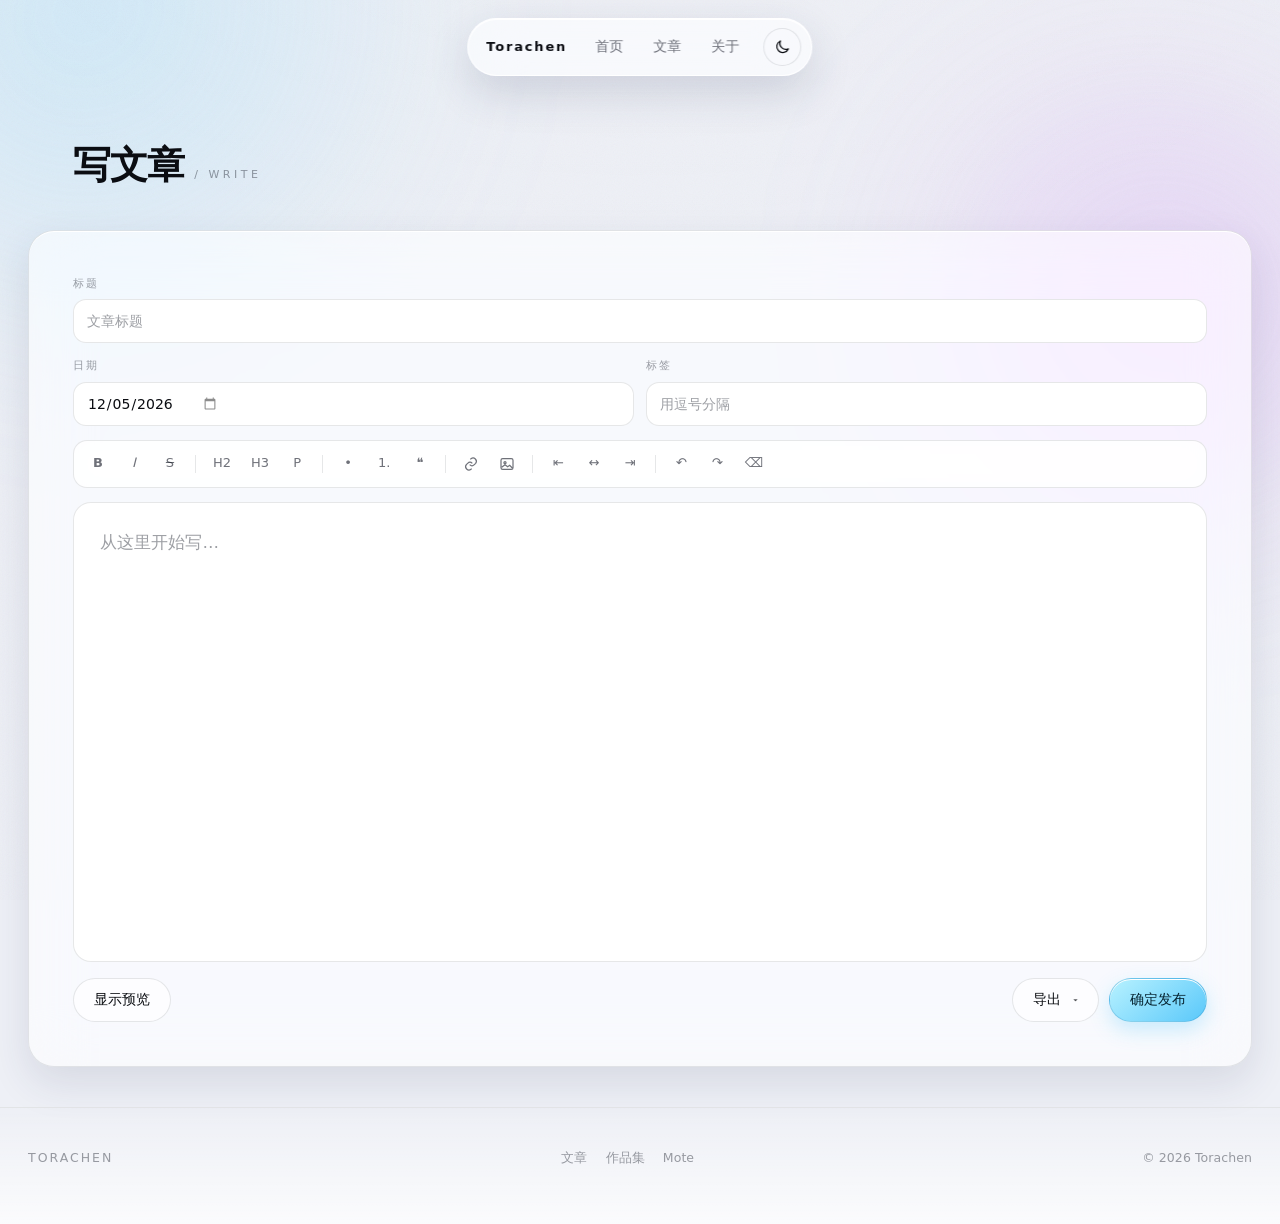
<file: write/index.html>
<!DOCTYPE html>
<html lang="zh-CN">
<head>
<meta charset="utf-8">
<meta name="build" content="20261121192007">
<meta name="viewport" content="width=device-width,initial-scale=1,viewport-fit=cover">
<title>Torachen · 写文章</title>
<meta name="description" content="浏览器、界面与手绘。记录产品设计、工程实践与反复打磨的细节。">
<meta name="theme-color" content="#07080b">
<meta property="og:title" content="Torachen · 写文章">
<meta property="og:description" content="浏览器、界面与手绘。记录产品设计、工程实践与反复打磨的细节。">
<meta property="og:type" content="website">
<link rel="icon" href="/assets/favicon.svg" type="image/svg+xml">
<link rel="stylesheet" href="/assets/site.css?v=20261121192007">
<link rel="stylesheet" href="/assets/pygments.css?v=20261121192007">
<script>try{var t=localStorage.getItem('theme');if(!t){t=(window.matchMedia&&matchMedia('(prefers-color-scheme: light)').matches)?'light':'dark';}document.documentElement.dataset.theme=t;}catch(e){document.documentElement.dataset.theme='dark';}</script>
<link rel="stylesheet" href="/assets/write.css?v={BUILD_ID}"><script src="/assets/write.js?v={BUILD_ID}" defer></script>
</head>
<body class="">
<div class="site-bg" aria-hidden="true">
  <span class="blob b1"></span><span class="blob b2"></span><span class="blob b3"></span>
  <span class="grain"></span>
</div>
<header class="island" id="island">
  <a class="brand" href="/" aria-label="返回首页"><b>Torachen</b></a>
  <nav class="links" aria-label="主导航">
    <a href="/">首页</a>
    <a href="/blog/">文章</a>
    <a href="/#about">关于</a>
  </nav>
  <button class="theme" id="themeToggle" type="button" aria-label="切换深浅色">
    <svg viewBox="0 0 24 24" width="18" height="18" aria-hidden="true"><path class="sun" d="M12 4V2m0 20v-2m8-8h2M2 12h2m13.66-5.66 1.42-1.42M4.92 19.08l1.42-1.42m0-11.32L4.92 4.92m14.16 14.16-1.42-1.42" stroke="currentColor" stroke-width="1.7" stroke-linecap="round"/><circle class="sun" cx="12" cy="12" r="4" stroke="currentColor" stroke-width="1.7" fill="none"/><path class="moon" d="M20 14.5A8 8 0 0 1 9.5 4a8 8 0 1 0 10.5 10.5Z" stroke="currentColor" stroke-width="1.7" fill="none" stroke-linejoin="round"/></svg>
  </button>
</header>

<main class="page write-page">
  <section class="list-head">
    <div class="head-line reveal"><h1>写文章</h1><span class="kicker">/ WRITE</span></div>
  </section>

  <div class="editor" id="editorShell">
    <aside class="editor-preview" id="previewPane">
      <article class="post-card preview-card">
        <div class="pc-link">
          <div class="pc-meta"><time id="pDate">—</time><span class="dot"></span><span id="pMin">1 分钟</span></div>
          <h3 class="pc-title" id="pTitle">文章标题</h3>
          <p class="pc-excerpt" id="pExcerpt">摘要会显示在这里。</p>
          <div class="pc-foot"><div class="pc-tags" id="pTags"></div><span class="pc-arrow">↗</span></div>
        </div>
      </article>
      <div class="prose preview-body" id="pBody"></div>
    </aside>

    <form class="editor-form glass" id="postForm" autocomplete="off">
      <div class="field">
        <label for="fTitle">标题</label>
        <input id="fTitle" placeholder="文章标题">
      </div>
      <div class="field-row">
        <div class="field"><label for="fDate">日期</label><input id="fDate" type="date"></div>
        <div class="field"><label for="fTags">标签</label><input id="fTags" placeholder="用逗号分隔"></div>
      </div>

      <div class="toolbar" id="toolbar">
        <button type="button" data-cmd="bold" title="加粗"><b>B</b></button>
        <button type="button" data-cmd="italic" title="斜体"><i>I</i></button>
        <button type="button" data-cmd="strikeThrough" title="删除线"><s>S</s></button>
        <span class="sep"></span>
        <button type="button" data-block="h2" title="大标题">H2</button>
        <button type="button" data-block="h3" title="小标题">H3</button>
        <button type="button" data-cmd="formatBlock" data-value="p" title="正文">P</button>
        <span class="sep"></span>
        <button type="button" data-cmd="insertUnorderedList" title="无序列表">•</button>
        <button type="button" data-cmd="insertOrderedList" title="有序列表">1.</button>
        <button type="button" data-cmd="formatBlock" data-value="blockquote" title="引用">❝</button>
        <span class="sep"></span>
        <button type="button" data-cmd="createLink" title="链接"><svg viewBox="0 0 24 24" width="16" height="16" fill="none" stroke="currentColor" stroke-width="1.8"><path d="M10 13a5 5 0 0 0 7 0l2-2a5 5 0 0 0-7-7l-1 1"/><path d="M14 11a5 5 0 0 0-7 0l-2 2a5 5 0 0 0 7 7l1-1"/></svg></button>
        <button type="button" id="btnImage" title="图片"><svg viewBox="0 0 24 24" width="16" height="16" fill="none" stroke="currentColor" stroke-width="1.8"><rect x="3" y="4" width="18" height="16" rx="2.5"/><circle cx="9" cy="10" r="1.6"/><path d="m4 17 5-4 4 3 3-2 4 4"/></svg></button>
        <span class="sep"></span>
        <button type="button" data-cmd="justifyLeft" title="左对齐">⇤</button>
        <button type="button" data-cmd="justifyCenter" title="居中">↔</button>
        <button type="button" data-cmd="justifyRight" title="右对齐">⇥</button>
        <span class="sep"></span>
        <button type="button" data-cmd="undo" title="撤销">↶</button>
        <button type="button" data-cmd="redo" title="重做">↷</button>
        <button type="button" data-cmd="removeFormat" title="清除格式">⌫</button>
      </div>

      <div class="editor-surface" id="fBody" contenteditable="true" spellcheck="false"
           data-placeholder="从这里开始写…"></div>

      <div class="editor-actions">
        <button type="button" class="btn ghost" id="btnPreview" aria-pressed="true">隐藏预览</button>
        <span class="spacer"></span>
        <div class="dropdown" id="exportDrop">
          <button type="button" class="btn ghost" id="btnExport" aria-haspopup="true" aria-expanded="false">导出 <span class="caret">▾</span></button>
          <div class="menu" role="menu">
            <button type="button" data-act="copy" role="menuitem">复制 Markdown</button>
            <button type="button" data-act="download" role="menuitem">下载 .md</button>
          </div>
        </div>
        <button type="button" class="btn accent" id="btnPublish">确定发布</button>
        <span class="status" id="status"></span>
      </div>
    </form>
  </div>

  <input type="file" id="imgFile" accept="image/*" hidden>
  <div class="imgbar" id="imgbar" hidden>
    <span class="imgbar-label">宽度</span>
    <button type="button" data-w="25">25%</button>
    <button type="button" data-w="40">40%</button>
    <button type="button" data-w="60">60%</button>
    <button type="button" data-w="75">75%</button>
    <button type="button" data-w="100">100%</button>
    <span class="sep"></span>
    <span class="imgbar-label">对齐</span>
    <button type="button" data-a="left">左</button>
    <button type="button" data-a="center">中</button>
    <button type="button" data-a="right">右</button>
    <span class="sep"></span>
    <button type="button" id="figDel" title="删除图片">✕</button>
  </div>

  <div class="imgmodal" id="imgModal">
    <div class="imgmodal-card glass">
      <p class="kicker">插入图片</p>
      <div class="field"><label for="imgUrl">图片地址</label><input id="imgUrl" placeholder="https://…"></div>
      <div class="imgmodal-or">或</div>
      <button type="button" class="btn ghost" id="btnPickFile">从本机选择图片</button>
      <div class="imgmodal-actions">
        <button type="button" class="btn" id="btnInsertUrl">插入</button>
        <button type="button" class="btn ghost" id="btnCancelUrl">取消</button>
      </div>
    </div>
  </div>

  <div class="imgmodal" id="pubModal">
    <div class="imgmodal-card glass">
      <p class="kicker">发布到 GitHub</p>
      <p class="pub-note">Token 只保存在这台设备的浏览器里，用于提交文章文件；提交后由 GitHub Actions 自动重新构建。</p>
      <div class="field"><label for="pubRepo">仓库</label><input id="pubRepo" placeholder="owner/repo"></div>
      <div class="field"><label for="pubBranch">分支</label><input id="pubBranch" placeholder="main"></div>
      <div class="field"><label for="pubToken">访问令牌</label><input id="pubToken" type="password" placeholder="ghp_… / github_pat_…"></div>
      <div class="imgmodal-actions">
        <button type="button" class="btn accent" id="btnPubGo">发布</button>
        <button type="button" class="btn ghost" id="btnPubCancel">取消</button>
      </div>
    </div>
  </div>
</main>
<footer class="footer">
  <div class="footer-inner">
    <div class="f-brand">TORACHEN</div>
    <div class="f-links">
      <a href="/blog/">文章</a><a href="/portfolio/">作品集</a><a href="https://toracheng.github.io/Mote" target="_blank" rel="noopener">Mote</a>
    </div>
    <div class="f-copy">© 2026 Torachen</div>
  </div>
</footer>
<script src="/assets/site.js?v=20261121192007" defer></script>
</body>
</html>
</file>
<file: assets/site.css>
/* ============================================================
   TorachenG — liquid-glass blog
   iOS 26/27 flavoured: frosted layers, specular edges, springs
   ============================================================ */
:root{
  --bg:#06070a;
  --bg-soft:#0a0c11;
  --text:#f5f7fc;
  --muted:rgba(236,241,255,.64);
  --faint:rgba(236,241,255,.4);
  --line:rgba(255,255,255,.1);
  --glass:rgba(255,255,255,.055);
  --glass-2:rgba(255,255,255,.1);
  --glass-3:rgba(255,255,255,.16);
  --accent:#5ac8fa;
  --accent-2:#bf5af2;
  --mint:#30d158;
  --orange:#ff9f0a;
  --shadow:0 30px 80px rgba(0,0,0,.55);
  --radius:28px;
  --spring:cubic-bezier(.34,1.56,.64,1);
  --spring-soft:cubic-bezier(.22,.9,.24,1);
  --ease-out:cubic-bezier(.22,.61,.36,1);
  --nav-h:58px;
  --maxw:1720px;
  --card-pad:44px;
}
html[data-theme="light"]{
  --bg:#eef0f6;
  --bg-soft:#f7f8fc;
  --text:#0b0d12;
  --muted:rgba(22,26,38,.62);
  --faint:rgba(22,26,38,.42);
  --line:rgba(18,22,34,.1);
  --glass:rgba(255,255,255,.62);
  --glass-2:rgba(255,255,255,.78);
  --glass-3:rgba(255,255,255,.9);
  --shadow:0 26px 70px rgba(31,40,72,.16);
}
*{margin:0;padding:0;box-sizing:border-box}
[hidden]{display:none!important}
html{-webkit-text-size-adjust:100%}
body{
  display:flex;flex-direction:column;min-height:100vh;
  background:var(--bg);color:var(--text);
  font-family:-apple-system,BlinkMacSystemFont,"SF Pro Text","Segoe UI Variable","Segoe UI","PingFang SC","Hiragino Sans GB","Microsoft YaHei",system-ui,sans-serif;
  font-size:16px;line-height:1.6;letter-spacing:.005em;
  -webkit-font-smoothing:antialiased;text-rendering:optimizeLegibility;
  overflow-x:hidden;min-height:100vh;
}
a{color:inherit;text-decoration:none}
::selection{background:rgba(90,200,250,.32)}
:focus-visible{outline:2px solid var(--accent);outline-offset:3px;border-radius:8px}

/* ---------- ambient background ---------- */
.site-bg{position:fixed;inset:0;z-index:0;overflow:hidden;pointer-events:none;background:radial-gradient(120% 90% at 50% -20%,rgba(255,255,255,.05),transparent 60%)}
.blob{position:absolute;border-radius:50%;filter:blur(90px);opacity:.55;will-change:transform}
.b1{width:52vw;height:52vw;left:-12vw;top:-18vw;background:radial-gradient(circle at 35% 35%,rgba(90,200,250,.55),rgba(90,200,250,0) 65%);animation:drift1 26s ease-in-out infinite alternate}
.b2{width:46vw;height:46vw;right:-10vw;top:6vh;background:radial-gradient(circle at 60% 40%,rgba(191,90,242,.45),rgba(191,90,242,0) 65%);animation:drift2 30s ease-in-out infinite alternate}
.b3{width:40vw;height:40vw;left:24vw;bottom:-18vw;background:radial-gradient(circle at 50% 50%,rgba(48,209,88,.28),rgba(48,209,88,0) 65%);animation:drift3 34s ease-in-out infinite alternate}
html[data-theme="light"] .blob{opacity:.5}
html[data-theme="light"] .b1{background:radial-gradient(circle at 35% 35%,rgba(90,200,250,.5),rgba(90,200,250,0) 65%)}
@keyframes drift1{from{transform:translate3d(0,0,0) scale(1)}to{transform:translate3d(6vw,4vh,0) scale(1.12)}}
@keyframes drift2{from{transform:translate3d(0,0,0) scale(1.1)}to{transform:translate3d(-5vw,6vh,0) scale(.95)}}
@keyframes drift3{from{transform:translate3d(0,0,0) scale(.95)}to{transform:translate3d(4vw,-5vh,0) scale(1.1)}}
.grain{position:absolute;inset:0;opacity:.05;mix-blend-mode:overlay;
  background-image:url("data:image/svg+xml,%3Csvg xmlns='http://www.w3.org/2000/svg' width='140' height='140'%3E%3Cfilter id='n'%3E%3CfeTurbulence type='fractalNoise' baseFrequency='.9' numOctaves='3'/%3E%3C/filter%3E%3Crect width='100%25' height='100%25' filter='url(%23n)'/%3E%3C/svg%3E")}

/* ---------- glass primitives ---------- */
.glass{
  position:relative;background:var(--glass);
  -webkit-backdrop-filter:blur(30px) saturate(180%);
  backdrop-filter:blur(30px) saturate(180%);
  border:1px solid var(--line);
  border-radius:var(--radius);
  box-shadow:inset 0 1px 0 rgba(255,255,255,.18),0 18px 50px rgba(0,0,0,.35);
}
html[data-theme="light"] .glass{box-shadow:inset 0 1px 0 #fff,0 16px 40px rgba(40,50,90,.12)}

/* ---------- island nav ---------- */
.island{
  position:fixed;z-index:50;left:50%;top:18px;transform:translateX(-50%);
  display:flex;align-items:center;gap:6px;padding:8px 10px 8px 18px;
  height:var(--nav-h);border-radius:999px;
  background:rgba(18,20,28,.5);
  -webkit-backdrop-filter:blur(26px) saturate(200%);
  backdrop-filter:blur(26px) saturate(200%);
  border:1px solid rgba(255,255,255,.12);
  box-shadow:0 18px 50px rgba(0,0,0,.45),inset 0 1px 0 rgba(255,255,255,.25);
  transition:height .45s var(--spring-soft),top .45s var(--spring-soft),background .45s,padding .45s var(--spring-soft),box-shadow .45s;
  will-change:height,top;
}
html[data-theme="light"] .island{background:rgba(255,255,255,.62);border-color:rgba(255,255,255,.9);box-shadow:0 16px 44px rgba(40,50,90,.16),inset 0 1px 0 #fff}
.island.scrolled{top:10px;height:48px;padding:5px 8px 5px 14px;background:rgba(14,16,22,.72);box-shadow:0 22px 60px rgba(0,0,0,.55),inset 0 1px 0 rgba(255,255,255,.22)}
html[data-theme="light"] .island.scrolled{background:rgba(255,255,255,.82)}
.brand{display:flex;align-items:center;gap:9px;font-size:13px;letter-spacing:.14em;font-weight:500;padding-right:8px}
.brand b{font-weight:600}
.brand-dot{width:9px;height:9px;border-radius:50%;background:linear-gradient(140deg,var(--accent),var(--accent-2));box-shadow:0 0 16px rgba(90,200,250,.8)}
.links{display:flex;align-items:center;gap:2px}
.links a{position:relative;padding:8px 14px;border-radius:999px;font-size:13.5px;color:var(--muted);white-space:nowrap;transition:color .25s,background .25s,transform .25s var(--spring)}
.links a.active{color:var(--text);background:rgba(255,255,255,.1)}
html[data-theme="light"] .links a.active{background:rgba(20,30,60,.08)}
.links a:hover{color:var(--text);background:rgba(255,255,255,.08);transform:translateY(-1px)}
html[data-theme="light"] .links a:hover{background:rgba(20,30,60,.06)}
.theme{margin-left:4px;width:38px;height:38px;border-radius:50%;border:1px solid var(--line);background:rgba(255,255,255,.06);color:var(--text);display:grid;place-items:center;cursor:pointer;transition:transform .3s var(--spring),background .25s}
.theme:hover{transform:rotate(-12deg) scale(1.06);background:rgba(255,255,255,.12)}
.theme:active{transform:scale(.92)}
html[data-theme="dark"] .theme .moon{display:none}
html[data-theme="light"] .theme .sun{display:none}



/* ---------- inline kicker next to titles ---------- */
.head-line{display:flex;align-items:baseline;gap:10px;flex-wrap:wrap}
.head-line>*{margin:0}
.head-line .kicker{color:var(--faint)}
.list-head>.head-line{padding-left:calc(var(--card-pad) + 1px)}
.list-head>.head-line + .lede{margin-top:14px}
.about-text .head-line{margin-bottom:14px}

/* ---------- layout ---------- */
main{position:relative;z-index:1;flex:1 0 auto;width:100%}
.hero{max-width:var(--maxw);margin:0 auto;padding:clamp(120px,16vh,180px) 28px 40px}
.eyebrow{font-size:11px;letter-spacing:.34em;text-transform:uppercase;color:var(--faint);display:flex;align-items:center;gap:10px}
.eyebrow span{color:var(--accent)}
.hero h1{
  margin:22px 0 22px;font-weight:600;letter-spacing:-.035em;line-height:1.04;
  font-size:clamp(44px,6.6vw,88px);
  background:linear-gradient(180deg,#fff 30%,rgba(255,255,255,.86));
  -webkit-background-clip:text;background-clip:text;color:transparent;
}
html[data-theme="light"] .hero h1{background:linear-gradient(180deg,#0b0d12 30%,rgba(11,13,18,.8));-webkit-background-clip:text;background-clip:text}
.lede{color:var(--muted);font-size:clamp(15px,1.5vw,18px);max-width:620px;line-height:1.75}
.actions{display:grid;grid-template-columns:repeat(4,minmax(0,1fr));gap:14px;margin-top:44px;max-width:1300px}

/* ---------- action cards ---------- */
.action-card{
  position:relative;display:flex;align-items:center;gap:16px;padding:20px 22px;border-radius:26px;overflow:hidden;
  background:var(--glass);border:1px solid var(--line);
  -webkit-backdrop-filter:blur(28px) saturate(180%);backdrop-filter:blur(28px) saturate(180%);
  box-shadow:inset 0 1px 0 rgba(255,255,255,.18),0 18px 50px rgba(0,0,0,.35);
  transition:transform .5s var(--spring),box-shadow .5s,border-color .4s,background .4s;
  transform-style:preserve-3d;
}
.action-card::after{
  content:"";position:absolute;inset:0;border-radius:inherit;pointer-events:none;opacity:0;
  background:radial-gradient(320px circle at var(--mx,50%) var(--my,50%),rgba(255,255,255,.22),transparent 70%);
  transition:opacity .45s;
}
.action-card:hover{transform:translateY(-6px) scale(1.015);border-color:rgba(255,255,255,.26);box-shadow:inset 0 1px 0 rgba(255,255,255,.3),0 34px 80px rgba(0,0,0,.5)}
.action-card:hover::after{opacity:1}
.action-card:active{transform:translateY(-2px) scale(.985)}
html[data-theme="light"] .action-card{background:var(--glass-2);box-shadow:inset 0 1px 0 #fff,0 16px 40px rgba(40,50,90,.12);border-color:rgba(255,255,255,.9)}
.ac-glow{position:absolute;inset:-40% -10%;background:radial-gradient(60% 60% at 30% 20%,rgba(90,200,250,.16),transparent 70%);opacity:.8;pointer-events:none}
.ac-icon{width:46px;height:46px;flex:0 0 auto;border-radius:14px;display:grid;place-items:center;color:#fff;background:linear-gradient(140deg,rgba(90,200,250,.9),rgba(191,90,242,.85));box-shadow:0 10px 26px rgba(90,200,250,.35),inset 0 1px 0 rgba(255,255,255,.5)}
.ac-icon img{width:30px;height:30px;object-fit:contain;display:block}
.ac-icon.portfolio{color:#0b0d12;background:#fff;box-shadow:inset 0 0 0 1px rgba(0,0,0,.05),0 10px 24px rgba(0,0,0,.35)}
html[data-theme="light"] .ac-icon.portfolio{box-shadow:inset 0 0 0 1px rgba(18,24,40,.09),0 10px 22px rgba(40,50,90,.16)}
.ac-icon.github{color:#181717;background:#fff;box-shadow:inset 0 0 0 1px rgba(0,0,0,.05),0 10px 24px rgba(0,0,0,.35)}
.ac-icon.bilibili{color:#00a1d6;background:#fff;box-shadow:inset 0 0 0 1px rgba(0,0,0,.05),0 10px 24px rgba(0,0,0,.35)}
html[data-theme="light"] .ac-icon.github,html[data-theme="light"] .ac-icon.bilibili{box-shadow:inset 0 0 0 1px rgba(18,24,40,.09),0 10px 22px rgba(40,50,90,.16)}
.ac-icon.mote{background:#fff;box-shadow:inset 0 0 0 1px rgba(0,0,0,.05),0 10px 24px rgba(0,0,0,.35)}
html[data-theme="light"] .ac-icon.mote{background:#fff;box-shadow:inset 0 0 0 1px rgba(18,24,40,.09),0 10px 22px rgba(40,50,90,.16)}
.ac-body{display:flex;flex-direction:column;gap:4px;min-width:0}
.ac-body b{font-size:16.5px;font-weight:600;letter-spacing:.01em}
.ac-body i{font-style:normal;font-size:12px;color:var(--muted);white-space:nowrap;overflow:hidden;text-overflow:ellipsis}
.ac-arrow{margin-left:auto;font-size:15px;color:var(--faint);transition:transform .45s var(--spring),color .3s}
.action-card:hover .ac-arrow{transform:translate(3px,-3px);color:var(--text)}
.action-card.small{padding:16px 18px}
.action-card.small .ac-body b{font-size:15px}

/* ---------- sections ---------- */
.section{max-width:var(--maxw);margin:0 auto;padding:64px 28px}
.section-head{display:flex;align-items:flex-end;justify-content:space-between;gap:20px;margin-bottom:26px}
.section-head>div{padding-left:calc(var(--card-pad) + 1px)}
.kicker{font-size:11px;letter-spacing:.32em;color:var(--faint);text-transform:uppercase;margin-bottom:12px}
.section h2,.page h1{font-size:clamp(26px,3.2vw,38px);font-weight:600;letter-spacing:-.025em;line-height:1.15}
.more{font-size:13.5px;color:var(--muted);display:inline-flex;align-items:center;gap:8px;padding:10px 16px;border-radius:999px;border:1px solid var(--line);transition:transform .4s var(--spring),color .3s,background .3s}
.more span{transition:transform .4s var(--spring)}
.more:hover{color:var(--text);background:var(--glass);transform:translateY(-2px)}
.more:hover span{transform:translateX(4px)}

/* ---------- post cards ---------- */
.posts{display:grid;grid-template-columns:repeat(4,minmax(0,1fr));gap:16px}
.post-card{position:relative;border-radius:26px;border:1px solid var(--line);background:var(--glass);overflow:hidden;
  -webkit-backdrop-filter:blur(24px) saturate(170%);backdrop-filter:blur(24px) saturate(170%);
  box-shadow:inset 0 1px 0 rgba(255,255,255,.18),0 18px 50px rgba(0,0,0,.35);
  transition:transform .5s var(--spring),box-shadow .5s,border-color .4s;
}
.post-card::after{content:"";position:absolute;inset:0;pointer-events:none;opacity:0;background:radial-gradient(420px circle at var(--mx,50%) var(--my,50%),rgba(255,255,255,.16),transparent 70%);transition:opacity .4s}
.post-card:hover{transform:translateY(-7px) scale(1.012);border-color:rgba(255,255,255,.24);box-shadow:inset 0 1px 0 rgba(255,255,255,.25),0 36px 80px rgba(0,0,0,.45)}
.post-card:hover::after{opacity:1}
html[data-theme="light"] .post-card{background:var(--glass-2);box-shadow:inset 0 1px 0 #fff,0 16px 40px rgba(40,50,90,.12);border-color:rgba(255,255,255,.9)}
.pc-link{display:flex;flex-direction:column;height:100%;padding:var(--card-pad);gap:12px}
.pc-meta{display:flex;align-items:center;gap:10px;font-size:11.5px;letter-spacing:.14em;color:var(--faint);text-transform:uppercase}
.pc-meta .dot,.meta .dot{width:3px;height:3px;border-radius:50%;background:currentColor;opacity:.6}
.pc-title{font-size:20px;line-height:1.35;font-weight:600;letter-spacing:-.01em;transition:color .3s}
.pc-excerpt{font-size:13.5px;line-height:1.7;color:var(--muted);flex:1}
.pc-foot{display:flex;align-items:center;justify-content:space-between;gap:12px;margin-top:6px}
.pc-tags{display:flex;flex-wrap:wrap;gap:6px}
.pc-arrow{color:var(--faint);transition:transform .45s var(--spring),color .3s}
.post-card:hover .pc-arrow{transform:translate(3px,-3px);color:var(--text)}

/* ---------- tags ---------- */
.tag{display:inline-flex;align-items:center;padding:4px 10px;border-radius:999px;font-size:11.5px;color:var(--muted);background:rgba(255,255,255,.06);border:1px solid var(--line);transition:background .3s,color .3s,transform .3s var(--spring)}
.tag:hover{color:var(--text);background:rgba(255,255,255,.12);transform:translateY(-1px)}
html[data-theme="light"] .tag{background:rgba(20,30,60,.05)}
.tag.static{pointer-events:none}
.tag-cloud{display:flex;flex-wrap:wrap;gap:10px}
.chip{padding:9px 16px;border-radius:999px;border:1px solid var(--line);background:var(--glass);color:var(--muted);font-size:13px;cursor:pointer;transition:transform .35s var(--spring),background .3s,color .3s,border-color .3s}
.chip:hover{transform:translateY(-2px);color:var(--text);background:rgba(255,255,255,.1)}
.chip.active{color:#05202e;background:linear-gradient(140deg,var(--accent),#7be0ff);border-color:transparent;font-weight:600}
html[data-theme="light"] .chip{background:rgba(255,255,255,.7)}
html[data-theme="light"] .chip.active{color:#05202e}

/* ---------- about ---------- */
.about-card{display:grid;grid-template-columns:1.55fr .45fr;align-items:center;gap:30px;padding:var(--card-pad);border-radius:32px;border:1px solid var(--line);background:var(--glass);-webkit-backdrop-filter:blur(30px) saturate(170%);backdrop-filter:blur(30px) saturate(170%);box-shadow:inset 0 1px 0 rgba(255,255,255,.18),var(--shadow);overflow:hidden}
.about-text h2{margin-bottom:14px}
.about-text p{color:var(--muted);font-size:15px;line-height:1.85}
.bio p{margin-top:12px}
.bio p:first-child{margin-top:0}
.bio .impress{color:rgba(240,244,255,.86)}
html[data-theme="light"] .bio .impress{color:rgba(16,20,32,.82)}
.socials{display:flex;gap:12px;margin-top:26px}
.btn{display:inline-flex;align-items:center;gap:8px;padding:12px 20px;border-radius:999px;font-size:13.5px;font-weight:500;color:#04121b;background:linear-gradient(140deg,#a6ecff,var(--accent));border:1px solid rgba(255,255,255,.45);box-shadow:inset 0 1px 0 rgba(255,255,255,.55),0 12px 30px rgba(90,200,250,.35);transition:transform .4s var(--spring),box-shadow .4s,border-color .3s}
.btn:hover{transform:translateY(-2px);box-shadow:0 18px 40px rgba(90,200,250,.45)}
.btn:active{transform:scale(.97)}
.btn.ghost{background:var(--glass);color:var(--text);border:1px solid var(--line);box-shadow:inset 0 1px 0 rgba(255,255,255,.12)}
.about-avatar{position:relative;display:grid;place-items:center;padding:8px}
.about-avatar img{display:block;width:min(200px,100%);height:auto;aspect-ratio:1/1;border-radius:50%;object-fit:cover;background:#10131a;
  border:1px solid rgba(255,255,255,.28);
  box-shadow:0 30px 70px rgba(0,0,0,.55),inset 0 0 0 1px rgba(255,255,255,.14);
  transition:transform .6s var(--spring),box-shadow .6s}
.about-avatar::before{content:"";position:absolute;inset:2%;border-radius:50%;z-index:-1;
  background:conic-gradient(from 210deg,rgba(90,200,250,.5),rgba(191,90,242,.45),rgba(48,209,88,.35),rgba(90,200,250,.5));
  filter:blur(34px);opacity:.5}
.about-avatar:hover img{transform:scale(1.02) rotate(-1deg);box-shadow:0 36px 80px rgba(0,0,0,.6),inset 0 0 0 1px rgba(255,255,255,.2)}
html[data-theme="light"] .about-avatar img{border-color:rgba(255,255,255,.9);box-shadow:0 24px 60px rgba(40,50,90,.2),inset 0 0 0 1px #fff}

/* ---------- footer ---------- */
.footer{position:relative;z-index:1;margin-top:auto;padding:40px 28px 56px;border-top:1px solid var(--line);background:linear-gradient(180deg,transparent,rgba(0,0,0,.22))}
html[data-theme="light"] .footer{background:linear-gradient(180deg,transparent,rgba(255,255,255,.75))}
.footer-inner{max-width:var(--maxw);margin:0 auto;display:flex;flex-wrap:wrap;gap:16px 30px;align-items:center;justify-content:space-between;font-size:12.5px;color:var(--faint)}
.f-brand{letter-spacing:.16em;text-transform:uppercase}
.f-brand span{margin:0 8px;color:var(--accent)}
.f-links{display:flex;gap:18px}
.f-links a{transition:color .25s}
.f-links a:hover{color:var(--text)}

/* ---------- archive / search ---------- */
.page{max-width:var(--maxw);margin:0 auto;padding:clamp(110px,14vh,160px) 28px 40px}
.list-head h1{margin:18px 0 14px}
.list-head>.eyebrow,.list-head>h1,.list-head>.lede{padding-left:calc(var(--card-pad) + 1px)}
.search-wrap{position:relative;margin-top:34px;display:flex;align-items:center;gap:12px;padding:0 18px;height:58px;border-radius:999px;border:1px solid var(--line);background:var(--glass);-webkit-backdrop-filter:blur(28px) saturate(180%);backdrop-filter:blur(28px) saturate(180%);box-shadow:inset 0 1px 0 rgba(255,255,255,.18),0 18px 50px rgba(0,0,0,.3);transition:border-color .3s,box-shadow .3s,transform .4s var(--spring)}
.search-wrap:focus-within{border-color:rgba(90,200,250,.55);box-shadow:inset 0 1px 0 rgba(255,255,255,.25),0 22px 60px rgba(0,0,0,.38),0 0 0 4px rgba(90,200,250,.12);transform:translateY(-1px)}
.search-wrap .s-icon{color:var(--faint);flex:0 0 auto}
.search-wrap input{flex:1;background:none;border:0;outline:none;color:var(--text);font-size:15px;font-family:inherit}
.search-wrap input::placeholder{color:var(--faint)}
.search-wrap kbd{font-family:inherit;font-size:11px;color:var(--faint);border:1px solid var(--line);padding:3px 7px;border-radius:7px}
.chips{display:flex;flex-wrap:wrap;gap:8px;margin-top:18px}
.list-head + .posts{margin-top:34px}
#empty{padding:60px 0;text-align:center;color:var(--faint)}
.hidden{display:none!important}


/* ---------- empty state ---------- */
.empty-state{grid-column:1/-1;display:flex;flex-direction:column;align-items:flex-start;gap:14px;padding:var(--card-pad);border-radius:26px}
.empty-state h3{font-size:20px;font-weight:600}
.empty-state p{color:var(--muted);font-size:14px;max-width:520px;line-height:1.8}
.empty-state .btn{margin-top:10px}

/* ---------- article ---------- */
.progress{position:fixed;left:0;top:0;height:2px;width:0;z-index:60;background:linear-gradient(90deg,var(--accent),var(--accent-2));box-shadow:0 0 12px rgba(90,200,250,.7)}
.article-wrap{position:relative;z-index:1;max-width:var(--maxw);margin:0 auto;padding:clamp(110px,14vh,150px) 28px 20px}
.article-head{max-width:1160px;padding-left:calc(var(--card-pad) + 1px)}
.back{font-size:12.5px;color:var(--faint);transition:color .25s}
.back:hover{color:var(--text)}
.article-head h1{font-size:clamp(32px,4.4vw,54px);line-height:1.12;letter-spacing:-.03em;font-weight:600;margin:18px 0 20px}
.meta{display:flex;align-items:center;flex-wrap:wrap;gap:10px;font-size:12px;color:var(--faint);letter-spacing:.1em;text-transform:uppercase}
.meta .tag{text-transform:none;letter-spacing:0}
.article-body{display:grid;grid-template-columns:minmax(0,1fr) 240px;gap:64px;margin-top:40px;align-items:start;padding-left:calc(var(--card-pad) + 1px)}
.prose{max-width:1280px;font-size:17px;line-height:1.9;color:rgba(240,244,255,.88)}
html[data-theme="light"] .prose{color:rgba(16,20,32,.88)}
.prose h2{font-size:26px;line-height:1.3;letter-spacing:-.02em;margin:52px 0 16px;font-weight:600;color:var(--text)}
.prose h3{font-size:20px;margin:34px 0 12px;font-weight:600;color:var(--text)}
.prose p{margin:16px 0}
.prose a{color:var(--accent);text-decoration:underline;text-decoration-color:rgba(90,200,250,.35);text-underline-offset:3px;transition:text-decoration-color .25s}
.prose a:hover{text-decoration-color:var(--accent)}
.prose ul,.prose ol{margin:16px 0 16px 4px;padding-left:22px}
.prose li{margin:8px 0}
.prose li::marker{color:var(--accent)}
.prose blockquote{margin:26px 0;padding:16px 20px;border-left:2px solid var(--accent);border-radius:0 14px 14px 0;background:rgba(90,200,250,.07);color:var(--muted)}
.prose code{font-family:ui-monospace,SFMono-Regular,"SF Mono",Menlo,Consolas,monospace;font-size:.9em;padding:2px 6px;border-radius:6px;background:rgba(255,255,255,.08);border:1px solid var(--line)}
.hl{background:transparent!important;padding:0!important;margin:0!important}
.prose pre{margin:22px 0;padding:20px 22px;border-radius:18px;overflow:auto;background:#0b0e14;color:#e6edf3;border:1px solid rgba(255,255,255,.08);box-shadow:inset 0 1px 0 rgba(255,255,255,.06),0 18px 40px rgba(0,0,0,.35)}
html[data-theme="light"] .prose pre{background:#0b0e14;color:#e6edf3}
.prose pre code{background:none;border:0;padding:0;font-size:13.5px;line-height:1.75;color:inherit}
.prose img{max-width:100%;border-radius:18px;margin:22px 0}
.prose hr{border:0;height:1px;background:var(--line);margin:44px 0}
.prose table{width:100%;border-collapse:collapse;margin:22px 0;font-size:14.5px}
.prose th,.prose td{padding:10px 12px;border-bottom:1px solid var(--line);text-align:left}
.prose th{color:var(--faint);font-weight:500;font-size:12px;letter-spacing:.08em;text-transform:uppercase}
.toc{position:sticky;top:96px;font-size:13px;color:var(--muted);border-left:1px solid var(--line);padding-left:18px}
.toc-title{font-size:10.5px;letter-spacing:.3em;text-transform:uppercase;color:var(--faint);margin-bottom:12px}
.toc ul{list-style:none;padding:0;margin:0}
.toc ul ul{padding-left:12px;margin-top:4px}
.toc li{margin:7px 0}
.toc a{color:var(--muted);transition:color .25s}
.toc a:hover{color:var(--text)}
.pager{display:grid;grid-template-columns:1fr 1fr;gap:16px;margin:72px 0 40px;max-width:1160px;padding-left:calc(var(--card-pad) + 1px)}
.pager-link{display:flex;flex-direction:column;gap:8px;padding:var(--card-pad);border-radius:22px;border:1px solid var(--line);background:var(--glass);-webkit-backdrop-filter:blur(20px) saturate(160%);backdrop-filter:blur(20px) saturate(160%);transition:transform .45s var(--spring),border-color .3s,background .3s}
.pager-link:hover{transform:translateY(-4px);border-color:rgba(255,255,255,.24);background:rgba(255,255,255,.08)}
.pager-link span{font-size:11px;letter-spacing:.2em;text-transform:uppercase;color:var(--faint)}
.pager-link b{font-size:15px;font-weight:500;line-height:1.4}
.pager-link.next{text-align:right;align-items:flex-end}


/* article figures (image layout) */
.prose .fig{display:flex;flex-direction:column;gap:10px;margin:28px 0}
.prose .fig img{width:100%;border-radius:16px;margin:0;display:block}
.prose .fig figcaption{font-size:13px;color:var(--faint);text-align:center}
.prose .fig-center{align-items:center}
.prose .fig-center figcaption{text-align:center}
.prose .fig-left{align-items:flex-start}
.prose .fig-left figcaption{text-align:left}
.prose .fig-right{align-items:flex-end}
.prose .fig-right figcaption{text-align:right}
.prose .fig-25 img{width:25%}
.prose .fig-40 img{width:40%}
.prose .fig-60 img{width:60%}
.prose .fig-75 img{width:75%}
.prose .fig-100 img{width:100%}

/* ---------- misc pages ---------- */
.notfound{min-height:70vh;display:flex;flex-direction:column;justify-content:center}
.notfound h1{font-size:clamp(40px,6vw,72px);margin:16px 0 14px}
.notfound .actions{max-width:640px}

/* ---------- reveal ---------- */
.reveal{opacity:0;translate:0 28px;scale:.985}
.reveal.in{animation:riseIn .9s var(--spring-soft) both;animation-delay:calc(var(--i,0)*80ms)}
@keyframes riseIn{from{opacity:0;translate:0 28px;scale:.985}to{opacity:1;translate:0 0;scale:1}}

/* ---------- view transitions ---------- */
@keyframes vtOut{to{opacity:0;transform:translateY(-10px) scale(.995)}}
@keyframes vtIn{from{opacity:0;transform:translateY(16px) scale(.995)}}

/* ---------- responsive ---------- */
@media (max-width:1180px){
  .actions{grid-template-columns:repeat(2,minmax(0,1fr));max-width:760px}
}
@media (max-width:1100px){
  .posts{grid-template-columns:repeat(3,minmax(0,1fr))}
}
@media (max-width:880px){
  .posts{grid-template-columns:repeat(2,minmax(0,1fr))}
  .article-body{grid-template-columns:minmax(0,1fr)}
  .toc{display:none}
  .about-card{grid-template-columns:1fr}
  :root{--card-pad:32px}
  .about-orb{height:200px}
}
@media (max-width:640px){
  .island{padding:6px 10px;height:52px}
  .island .links a{padding:7px 10px;font-size:12.5px}
  .island .brand{display:none}
  .hero{padding-top:112px}
  .actions{grid-template-columns:1fr;max-width:100%}
  .posts{grid-template-columns:1fr}
  .section{padding:48px 20px}
  .page,.article-wrap{padding-left:20px;padding-right:20px}
  .pager{grid-template-columns:1fr}
  .pager-link.next{text-align:left;align-items:flex-start}
  .footer-inner{flex-direction:column;align-items:flex-start}
  .wide-only{display:none}
}
@media (max-width:430px){
  .hero h1{font-size:40px;letter-spacing:-.03em}
  .island{gap:2px;padding:5px 8px}
  .island .links a{padding:7px 8px;font-size:12px}
  .theme{width:34px;height:34px}
}
@media (prefers-reduced-motion:reduce){
  .reveal{opacity:1;translate:none;scale:none}
  .reveal.in{animation:none}
  .blob,.about-orb{animation:none}
}

/* ---------- mobile perf / old WebView fallbacks ---------- */
@media (max-width:640px){
  .blob{display:none}
  .island,.glass,.action-card,.post-card,.search-wrap,.editor-form,.preview-body,
  .pager-link,.about-card,.toolbar,.dropdown .menu{
    -webkit-backdrop-filter:blur(12px) saturate(150%);
    backdrop-filter:blur(12px) saturate(150%);
  }
}
@supports not ((backdrop-filter: blur(1px)) or (-webkit-backdrop-filter: blur(1px))){
  .island{background:rgba(16,18,26,.94)}
  .glass,.action-card,.post-card,.search-wrap,.editor-form,.preview-body,.pager-link,.about-card{background:rgba(18,20,28,.9)}
  .dropdown .menu{background:rgba(18,20,28,.96)}
  html[data-theme="light"] .island{background:rgba(255,255,255,.96)}
  html[data-theme="light"] .glass,html[data-theme="light"] .action-card,html[data-theme="light"] .post-card,
  html[data-theme="light"] .search-wrap,html[data-theme="light"] .editor-form,html[data-theme="light"] .preview-body,
  html[data-theme="light"] .pager-link,html[data-theme="light"] .about-card{background:rgba(255,255,255,.94)}
  html[data-theme="light"] .dropdown .menu{background:rgba(255,255,255,.98)}
}
</file>
<file: assets/pygments.css>
pre { line-height: 125%; }
td.linenos .normal { color: #6e7681; background-color: #0d1117; padding-left: 5px; padding-right: 5px; }
span.linenos { color: #6e7681; background-color: #0d1117; padding-left: 5px; padding-right: 5px; }
td.linenos .special { color: #e6edf3; background-color: #6e7681; padding-left: 5px; padding-right: 5px; }
span.linenos.special { color: #e6edf3; background-color: #6e7681; padding-left: 5px; padding-right: 5px; }
.hl .hll { background-color: #6e7681 }
.hl { background: #0d1117; color: #E6EDF3 }
.hl .c { color: #8B949E; font-style: italic } /* Comment */
.hl .err { color: #F85149 } /* Error */
.hl .esc { color: #E6EDF3 } /* Escape */
.hl .g { color: #E6EDF3 } /* Generic */
.hl .k { color: #FF7B72 } /* Keyword */
.hl .l { color: #A5D6FF } /* Literal */
.hl .n { color: #E6EDF3 } /* Name */
.hl .o { color: #FF7B72; font-weight: bold } /* Operator */
.hl .x { color: #E6EDF3 } /* Other */
.hl .p { color: #E6EDF3 } /* Punctuation */
.hl .ch { color: #8B949E; font-style: italic } /* Comment.Hashbang */
.hl .cm { color: #8B949E; font-style: italic } /* Comment.Multiline */
.hl .cp { color: #8B949E; font-weight: bold; font-style: italic } /* Comment.Preproc */
.hl .cpf { color: #8B949E; font-style: italic } /* Comment.PreprocFile */
.hl .c1 { color: #8B949E; font-style: italic } /* Comment.Single */
.hl .cs { color: #8B949E; font-weight: bold; font-style: italic } /* Comment.Special */
.hl .gd { color: #FFA198; background-color: #490202 } /* Generic.Deleted */
.hl .ge { color: #E6EDF3; font-style: italic } /* Generic.Emph */
.hl .ges { color: #E6EDF3; font-weight: bold; font-style: italic } /* Generic.EmphStrong */
.hl .gr { color: #FFA198 } /* Generic.Error */
.hl .gh { color: #79C0FF; font-weight: bold } /* Generic.Heading */
.hl .gi { color: #56D364; background-color: #0F5323 } /* Generic.Inserted */
.hl .go { color: #8B949E } /* Generic.Output */
.hl .gp { color: #8B949E } /* Generic.Prompt */
.hl .gs { color: #E6EDF3; font-weight: bold } /* Generic.Strong */
.hl .gu { color: #79C0FF } /* Generic.Subheading */
.hl .gt { color: #FF7B72 } /* Generic.Traceback */
.hl .g-Underline { color: #E6EDF3; text-decoration: underline } /* Generic.Underline */
.hl .kc { color: #79C0FF } /* Keyword.Constant */
.hl .kd { color: #FF7B72 } /* Keyword.Declaration */
.hl .kn { color: #FF7B72 } /* Keyword.Namespace */
.hl .kp { color: #79C0FF } /* Keyword.Pseudo */
.hl .kr { color: #FF7B72 } /* Keyword.Reserved */
.hl .kt { color: #FF7B72 } /* Keyword.Type */
.hl .ld { color: #79C0FF } /* Literal.Date */
.hl .m { color: #A5D6FF } /* Literal.Number */
.hl .s { color: #A5D6FF } /* Literal.String */
.hl .na { color: #E6EDF3 } /* Name.Attribute */
.hl .nb { color: #E6EDF3 } /* Name.Builtin */
.hl .nc { color: #F0883E; font-weight: bold } /* Name.Class */
.hl .no { color: #79C0FF; font-weight: bold } /* Name.Constant */
.hl .nd { color: #D2A8FF; font-weight: bold } /* Name.Decorator */
.hl .ni { color: #FFA657 } /* Name.Entity */
.hl .ne { color: #F0883E; font-weight: bold } /* Name.Exception */
.hl .nf { color: #D2A8FF; font-weight: bold } /* Name.Function */
.hl .nl { color: #79C0FF; font-weight: bold } /* Name.Label */
.hl .nn { color: #FF7B72 } /* Name.Namespace */
.hl .nx { color: #E6EDF3 } /* Name.Other */
.hl .py { color: #79C0FF } /* Name.Property */
.hl .nt { color: #7EE787 } /* Name.Tag */
.hl .nv { color: #79C0FF } /* Name.Variable */
.hl .ow { color: #FF7B72; font-weight: bold } /* Operator.Word */
.hl .pm { color: #E6EDF3 } /* Punctuation.Marker */
.hl .w { color: #6E7681 } /* Text.Whitespace */
.hl .mb { color: #A5D6FF } /* Literal.Number.Bin */
.hl .mf { color: #A5D6FF } /* Literal.Number.Float */
.hl .mh { color: #A5D6FF } /* Literal.Number.Hex */
.hl .mi { color: #A5D6FF } /* Literal.Number.Integer */
.hl .mo { color: #A5D6FF } /* Literal.Number.Oct */
.hl .sa { color: #79C0FF } /* Literal.String.Affix */
.hl .sb { color: #A5D6FF } /* Literal.String.Backtick */
.hl .sc { color: #A5D6FF } /* Literal.String.Char */
.hl .dl { color: #79C0FF } /* Literal.String.Delimiter */
.hl .sd { color: #A5D6FF } /* Literal.String.Doc */
.hl .s2 { color: #A5D6FF } /* Literal.String.Double */
.hl .se { color: #79C0FF } /* Literal.String.Escape */
.hl .sh { color: #79C0FF } /* Literal.String.Heredoc */
.hl .si { color: #A5D6FF } /* Literal.String.Interpol */
.hl .sx { color: #A5D6FF } /* Literal.String.Other */
.hl .sr { color: #79C0FF } /* Literal.String.Regex */
.hl .s1 { color: #A5D6FF } /* Literal.String.Single */
.hl .ss { color: #A5D6FF } /* Literal.String.Symbol */
.hl .bp { color: #E6EDF3 } /* Name.Builtin.Pseudo */
.hl .fm { color: #D2A8FF; font-weight: bold } /* Name.Function.Magic */
.hl .vc { color: #79C0FF } /* Name.Variable.Class */
.hl .vg { color: #79C0FF } /* Name.Variable.Global */
.hl .vi { color: #79C0FF } /* Name.Variable.Instance */
.hl .vm { color: #79C0FF } /* Name.Variable.Magic */
.hl .il { color: #A5D6FF } /* Literal.Number.Integer.Long */
</file>
<file: assets/write.css>
/* ============================================================
   /write/ — consumer editor (preview left, editor right)
   ============================================================ */
.write-page{max-width:var(--maxw)}

/* ---------- layout with animated preview ---------- */
.editor{display:flex;gap:22px;align-items:flex-start;margin-top:28px}
.editor:not(.has-preview){gap:0}
.editor-preview{
  flex:0 0 0;min-width:0;overflow:hidden;opacity:0;visibility:hidden;
  display:flex;flex-direction:column;gap:16px;
  transition:flex-basis .55s cubic-bezier(.22,.9,.24,1),opacity .4s ease,margin-right .55s cubic-bezier(.22,.9,.24,1),visibility 0s .55s;
}
.editor.has-preview .editor-preview{
  flex-basis:47%;opacity:1;visibility:visible;margin-right:0;
  transition:flex-basis .55s cubic-bezier(.22,.9,.24,1),opacity .45s ease .08s,visibility 0s;
}
.editor-preview .post-card,.editor-preview .preview-body{flex:0 0 auto}
.editor-form{flex:1 1 auto;min-width:0;display:flex;flex-direction:column;gap:14px;padding:var(--card-pad);border-radius:26px}
.editor-preview{position:relative}

/* ---------- fields ---------- */
.field-row{display:grid;grid-template-columns:1fr 1fr;gap:12px}
.field{display:flex;flex-direction:column;gap:7px;min-width:0}
.field label{font-size:11px;letter-spacing:.16em;text-transform:uppercase;color:var(--faint)}
.field input{
  width:100%;height:44px;background:rgba(255,255,255,.045);border:1px solid var(--line);border-radius:13px;
  padding:0 13px;color:var(--text);font:inherit;font-size:14px;
  transition:border-color .3s,box-shadow .3s,background .3s;
}
html[data-theme="light"] .field input{background:#fff}
.field input::placeholder{color:var(--faint)}
.field input:focus{outline:none;border-color:rgba(90,200,250,.55);box-shadow:0 0 0 4px rgba(90,200,250,.12)}

/* date picker matches the glass controls */
.field input[type="date"]{display:flex;align-items:center;cursor:text}
.field input[type="date"]::-webkit-calendar-picker-indicator{
  opacity:.45;cursor:pointer;border-radius:6px;padding:2px;
  transition:opacity .25s,filter .3s,background .25s;
}
.field input[type="date"]:hover::-webkit-calendar-picker-indicator{opacity:.9;background:rgba(255,255,255,.08)}
html[data-theme="dark"] .field input[type="date"]::-webkit-calendar-picker-indicator{filter:invert(1) brightness(1.4)}
html[data-theme="light"] .field input[type="date"]::-webkit-calendar-picker-indicator{filter:none}

/* ---------- toolbar ---------- */
.toolbar{
  display:flex;flex-wrap:wrap;align-items:center;gap:4px;
  padding:7px 8px;border-radius:14px;border:1px solid var(--line);background:rgba(255,255,255,.05);
  -webkit-backdrop-filter:blur(16px) saturate(160%);backdrop-filter:blur(16px) saturate(160%);
  position:sticky;top:76px;z-index:6;
}
html[data-theme="light"] .toolbar{background:rgba(255,255,255,.8)}
.toolbar button{
  height:32px;min-width:32px;padding:0 8px;border:0;border-radius:9px;background:transparent;
  color:var(--muted);font:inherit;font-size:13px;cursor:pointer;display:grid;place-items:center;
  transition:background .2s,color .2s,transform .18s var(--spring);
}
.toolbar button:hover{background:rgba(255,255,255,.1);color:var(--text);transform:translateY(-1px)}
.toolbar button:active{transform:scale(.94)}
.toolbar button.on{background:rgba(90,200,250,.22);color:var(--text)}
.toolbar .sep{width:1px;height:18px;background:var(--line);margin:0 5px}
html[data-theme="light"] .toolbar button:hover{background:rgba(20,30,60,.07)}

/* ---------- editable ---------- */
.editor-surface{
  position:relative;min-height:460px;padding:24px 26px;border-radius:18px;border:1px solid var(--line);
  background:rgba(255,255,255,.03);outline:none;font-size:16.5px;line-height:1.95;
  transition:border-color .3s,box-shadow .3s;
}
html[data-theme="light"] .editor-surface{background:#fff}
.editor-surface:focus{border-color:rgba(90,200,250,.5);box-shadow:0 0 0 4px rgba(90,200,250,.1)}
.editor-surface.is-empty:before{content:attr(data-placeholder);position:absolute;top:24px;left:26px;color:var(--faint);pointer-events:none}
.editor-surface h2{font-size:26px;line-height:1.35;margin:20px 0 10px;font-weight:600}
.editor-surface h3{font-size:20px;margin:16px 0 8px;font-weight:600}
.editor-surface p{margin:10px 0}
.editor-surface blockquote{margin:12px 0;padding:6px 0 6px 14px;border-left:2px solid var(--accent);color:var(--muted)}
.editor-surface ul,.editor-surface ol{margin:10px 0 10px 24px}
.editor-surface li{margin:4px 0}
.editor-surface a{color:var(--accent);text-decoration:underline}
.editor-surface figure{margin:16px 0;display:flex;flex-direction:column;gap:8px}
.editor-surface figure img{border-radius:14px;max-width:100%;cursor:pointer;display:block}
.editor-surface figure figcaption{font-size:13px;color:var(--faint);text-align:center;outline:none}
.editor-surface figure.selected{outline:2px solid var(--accent);outline-offset:6px;border-radius:18px}
.editor-surface .fig-center{align-items:center}
.editor-surface .fig-left{align-items:flex-start}
.editor-surface .fig-right{align-items:flex-end}
.editor-surface .fig-25 img{width:25%}
.editor-surface .fig-40 img{width:40%}
.editor-surface .fig-60 img{width:60%}
.editor-surface .fig-75 img{width:75%}
.editor-surface .fig-100 img{width:100%}

/* ---------- actions ---------- */
.editor-actions{display:flex;align-items:center;gap:10px;flex-wrap:wrap;margin-top:2px;position:relative}
.editor-actions .spacer{flex:1 1 auto}
.btn.accent{background:linear-gradient(140deg,#b8f2ff,var(--accent));color:#062330;border-color:rgba(255,255,255,.6);box-shadow:inset 0 1px 0 rgba(255,255,255,.7),0 10px 26px rgba(90,200,250,.38)}
html[data-theme="light"] .btn.accent{border-color:rgba(9,110,170,.22);box-shadow:inset 0 1px 0 #fff,0 8px 20px rgba(90,200,250,.3)}
.btn.accent:hover{box-shadow:0 18px 40px rgba(90,200,250,.5)}
.btn[disabled]{opacity:.55;pointer-events:none}
.status{font-size:12px;color:var(--mint);opacity:0;transition:opacity .3s;position:absolute;right:0;top:-22px}
.status.show{opacity:1}
.status.err{color:#ff6b6b}

/* ---------- export dropdown ---------- */
.dropdown{position:relative}
.dropdown .caret{font-size:10px;opacity:.7;margin-left:4px}
.dropdown .menu{
  position:absolute;right:0;top:calc(100% + 8px);min-width:184px;z-index:30;
  padding:6px;border-radius:16px;border:1px solid var(--line);
  background:rgba(14,16,24,.55);
  -webkit-backdrop-filter:blur(30px) saturate(190%);backdrop-filter:blur(30px) saturate(190%);
  box-shadow:inset 0 1px 0 rgba(255,255,255,.16),0 24px 60px rgba(0,0,0,.45);
  opacity:0;transform:translateY(-6px) scale(.97);transform-origin:top right;pointer-events:none;
  transition:opacity .22s ease,transform .28s var(--spring);
}
.dropdown::after{content:"";position:absolute;left:0;right:0;top:100%;height:14px}
html[data-theme="light"] .dropdown .menu{background:rgba(255,255,255,.55);box-shadow:inset 0 1px 0 #fff,0 20px 50px rgba(40,50,90,.18)}
.dropdown:hover .menu,.dropdown.open .menu{opacity:1;transform:none;pointer-events:auto}
.dropdown .menu button{
  display:block;width:100%;text-align:left;padding:10px 12px;border:0;border-radius:10px;background:transparent;
  color:var(--muted);font:inherit;font-size:13px;cursor:pointer;transition:background .2s,color .2s;
}
.dropdown .menu button:hover{background:rgba(255,255,255,.1);color:var(--text)}
html[data-theme="light"] .dropdown .menu button:hover{background:rgba(20,30,60,.07)}

/* ---------- preview ---------- */
.preview-card{pointer-events:none}
.preview-card .pc-title{min-height:1.35em}
.preview-body{padding:var(--card-pad);border-radius:22px;border:1px solid var(--line);background:var(--glass);max-height:560px;overflow:auto}
.preview-body.prose{font-size:15.5px}
.preview-body h2{font-size:22px;margin:20px 0 10px}
.preview-body h3{font-size:18px;margin:14px 0 8px}

/* ---------- floating image bar ---------- */
.imgbar{
  position:fixed;z-index:40;display:flex;align-items:center;gap:4px;
  padding:6px 8px;border-radius:12px;border:1px solid var(--line);
  background:rgba(20,22,30,.86);-webkit-backdrop-filter:blur(20px);backdrop-filter:blur(20px);
  box-shadow:0 18px 44px rgba(0,0,0,.5);
}
html[data-theme="light"] .imgbar{background:rgba(255,255,255,.92)}
.imgbar button{height:28px;padding:0 9px;border:0;border-radius:8px;background:transparent;color:var(--muted);font:inherit;font-size:12px;cursor:pointer}
.imgbar button:hover{background:rgba(255,255,255,.12);color:var(--text)}
.imgbar button.on{background:rgba(90,200,250,.25);color:var(--text)}
.imgbar .imgbar-label{font-size:10px;letter-spacing:.14em;text-transform:uppercase;color:var(--faint);padding:0 4px}
.imgbar .sep{width:1px;height:16px;background:var(--line);margin:0 4px}

/* ---------- modals ---------- */
.imgmodal{
  position:fixed;inset:0;z-index:60;display:grid;place-items:center;
  background:rgba(0,0,0,.42);-webkit-backdrop-filter:blur(8px);backdrop-filter:blur(8px);
  opacity:0;visibility:hidden;pointer-events:none;
  transition:opacity .26s ease,visibility 0s .26s,background .26s;
}
.imgmodal.open{opacity:1;visibility:visible;pointer-events:auto;transition:opacity .3s ease,visibility 0s}
.imgmodal-card{
  width:min(440px,92vw);padding:26px;border-radius:24px;display:flex;flex-direction:column;gap:12px;
  transform:translateY(14px) scale(.95);opacity:0;
  transition:transform .46s cubic-bezier(.34,1.56,.64,1),opacity .28s ease;
}
.imgmodal.open .imgmodal-card{transform:none;opacity:1}
.imgmodal-or{text-align:center;font-size:11px;letter-spacing:.2em;color:var(--faint)}
.imgmodal-actions{display:flex;gap:10px;margin-top:6px}
.pub-note{font-size:12.5px;line-height:1.7;color:var(--muted)}

@media (max-width:980px){
  .editor{flex-direction:column}
  .editor.has-preview .editor-preview{flex-basis:auto;width:100%;order:-1}
  .editor-preview{width:100%}
  .toolbar{top:70px}
}
@media (max-width:640px){
  .field-row{grid-template-columns:1fr}
  .editor-form{padding:var(--card-pad)}
}
</file>
